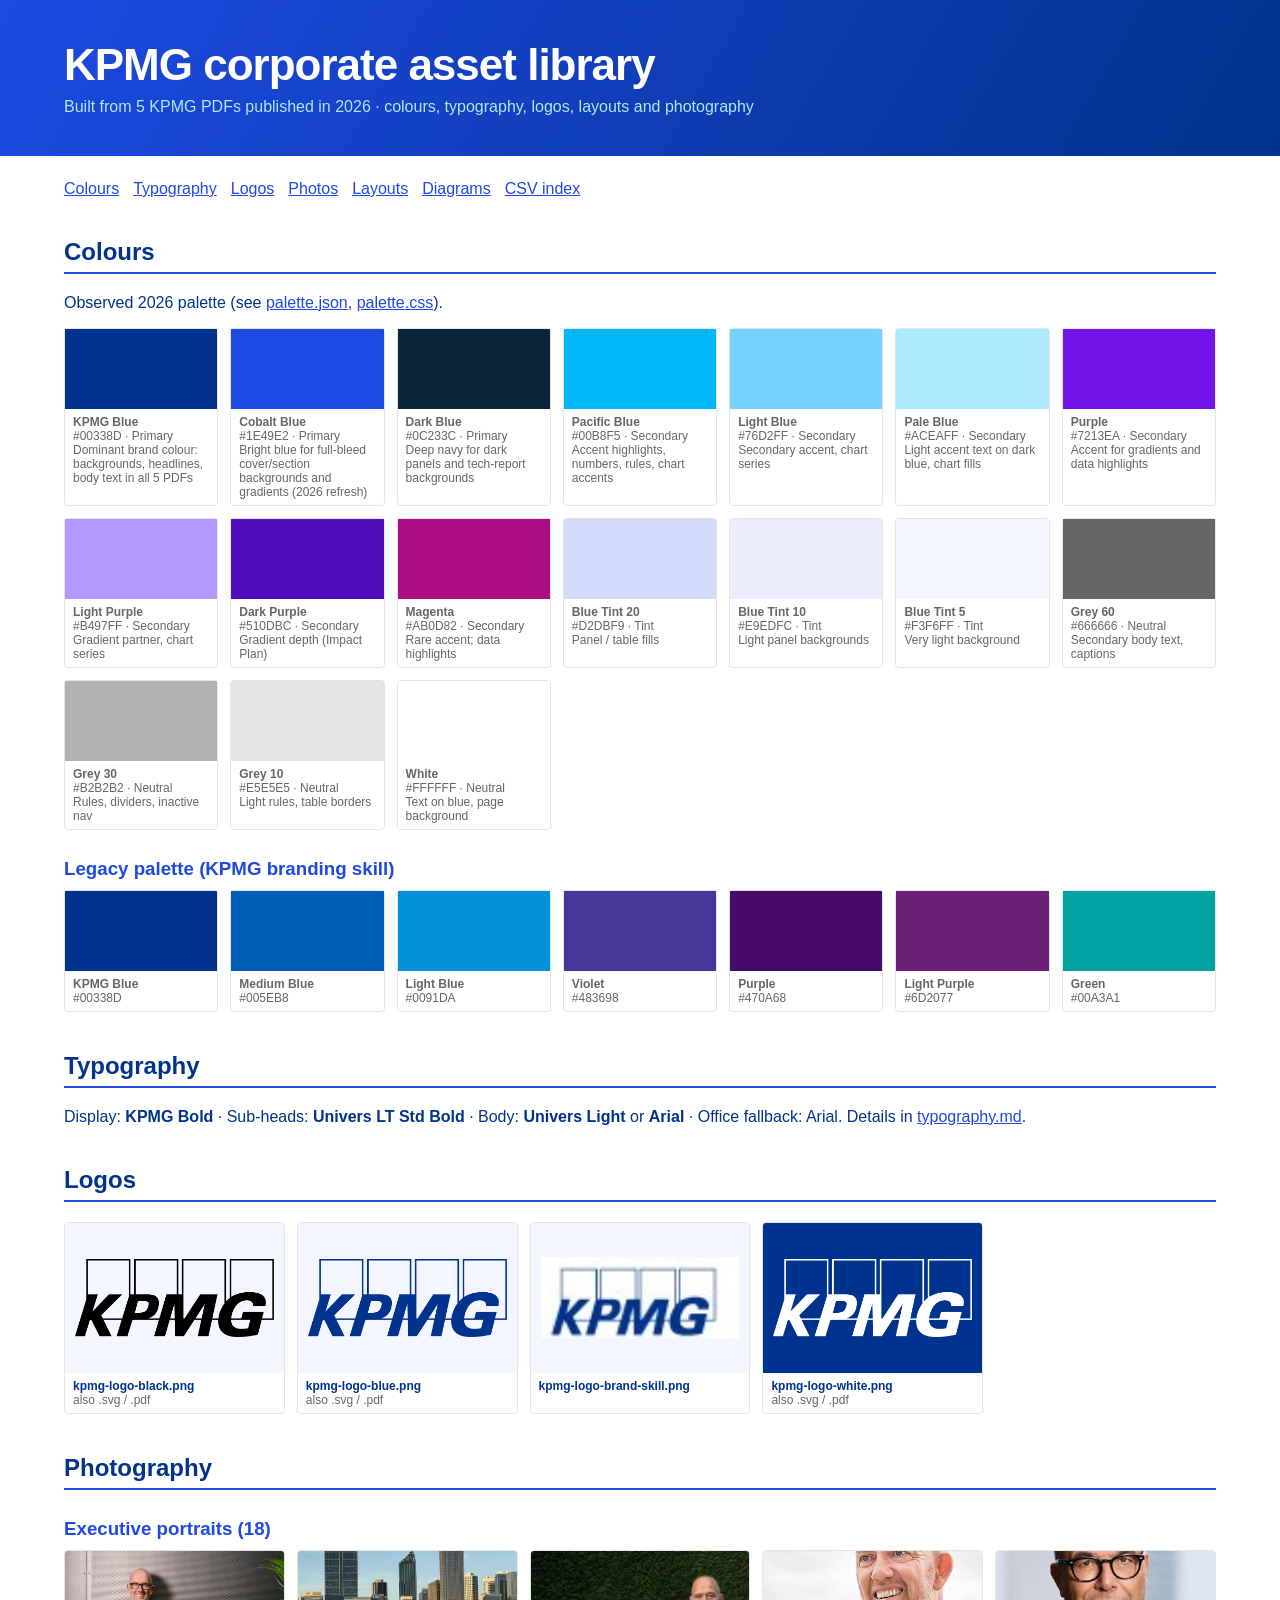
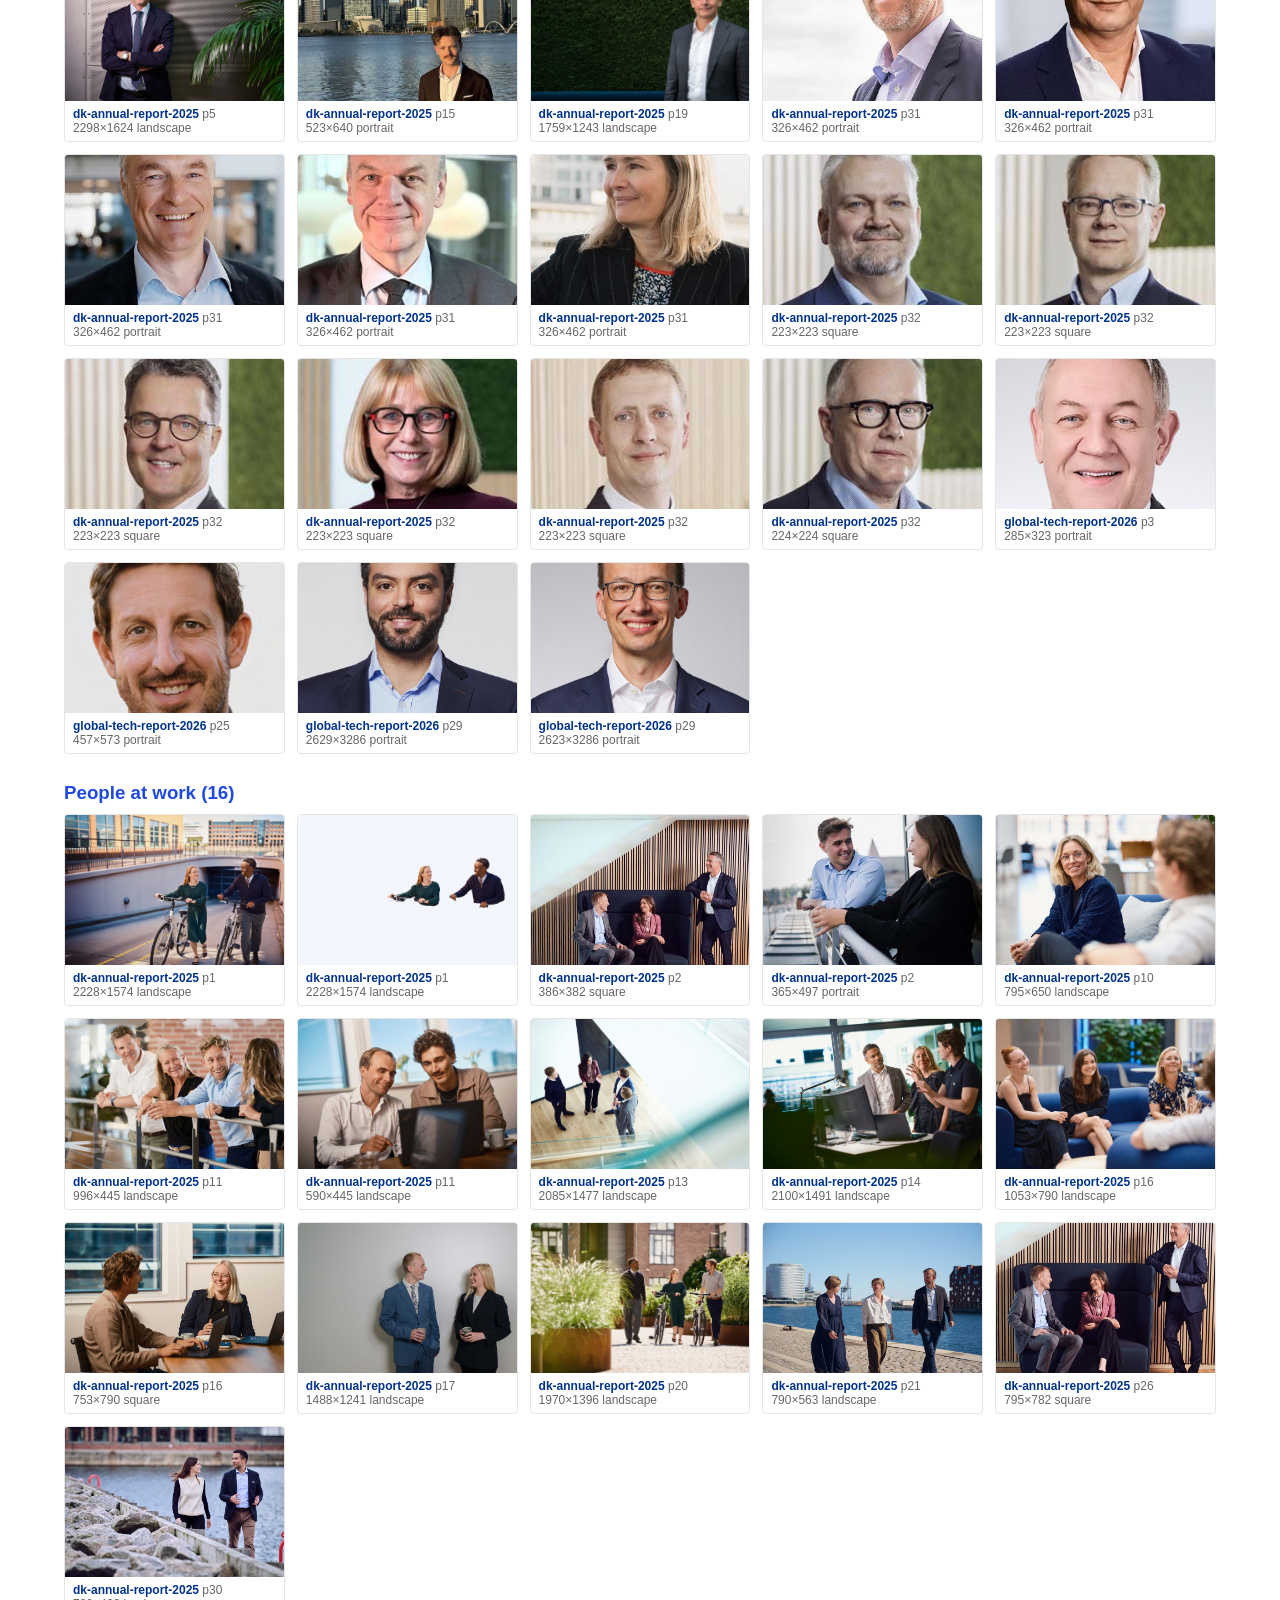
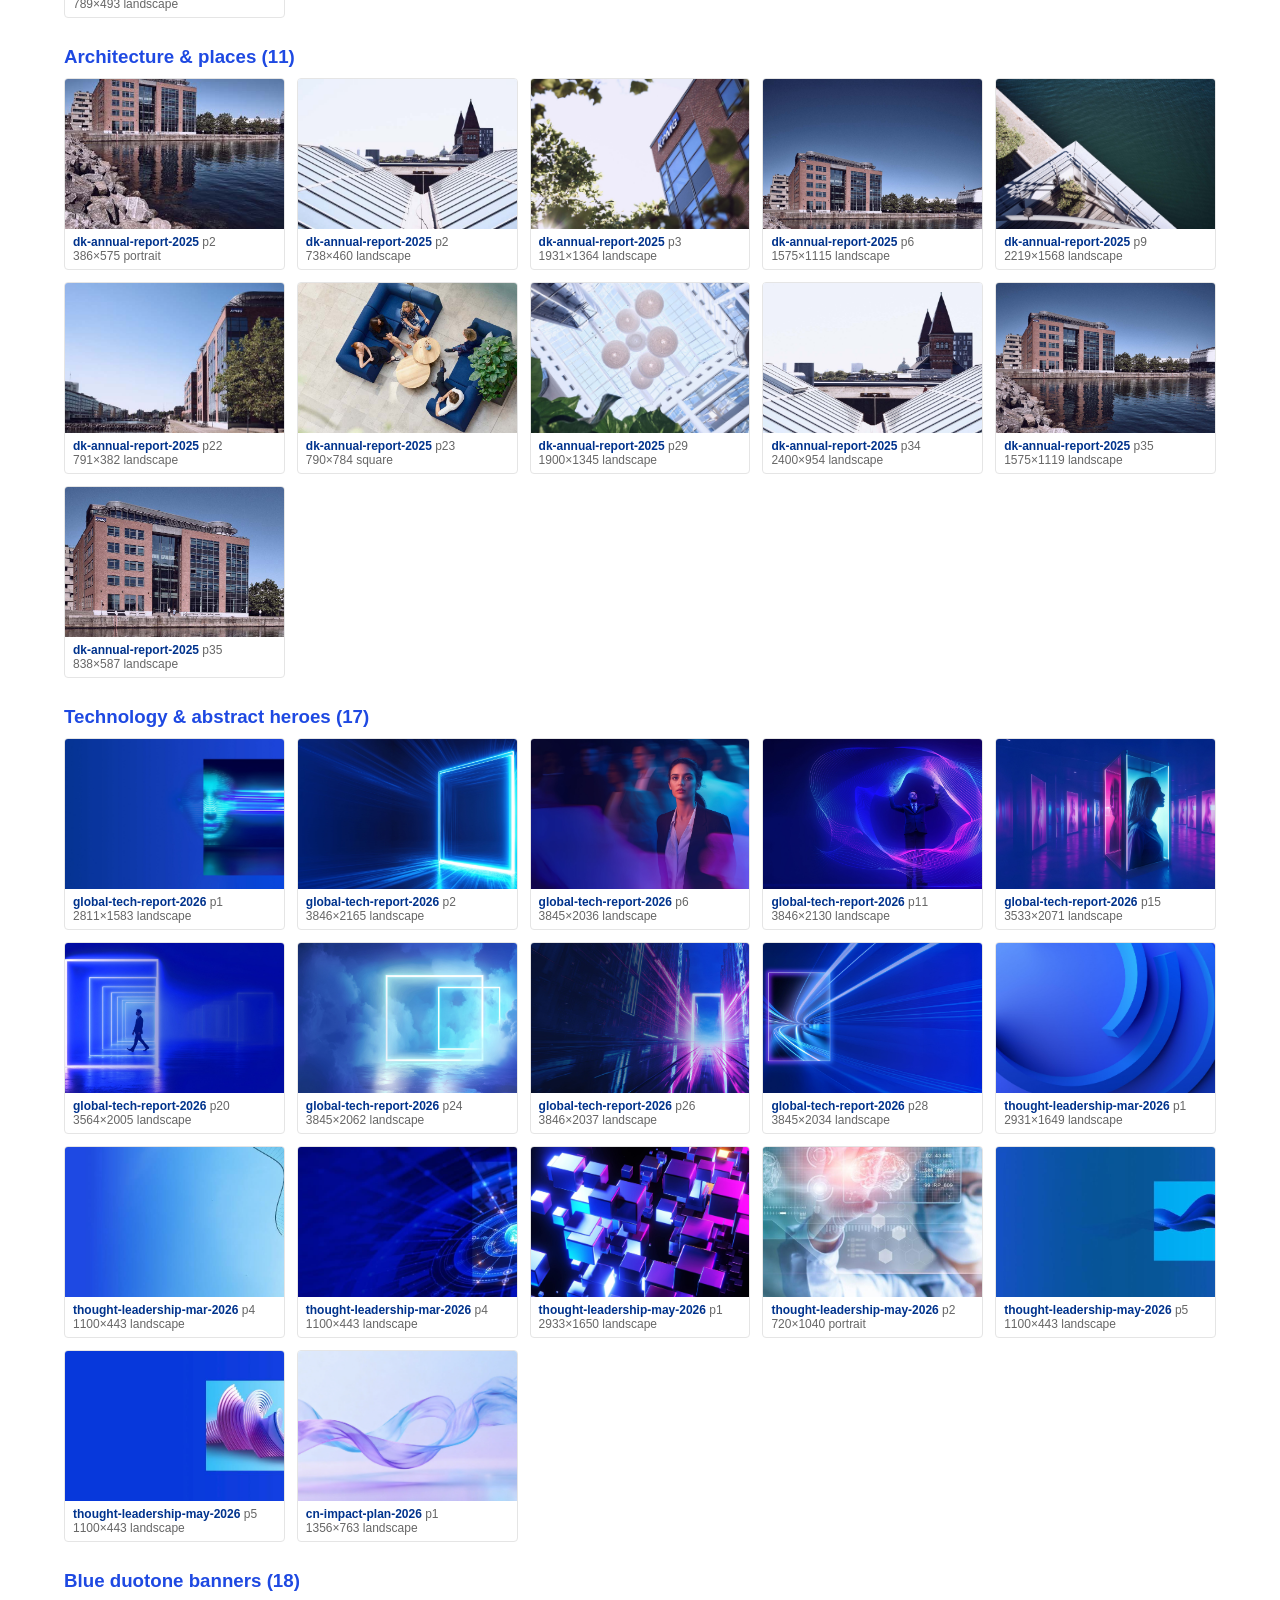
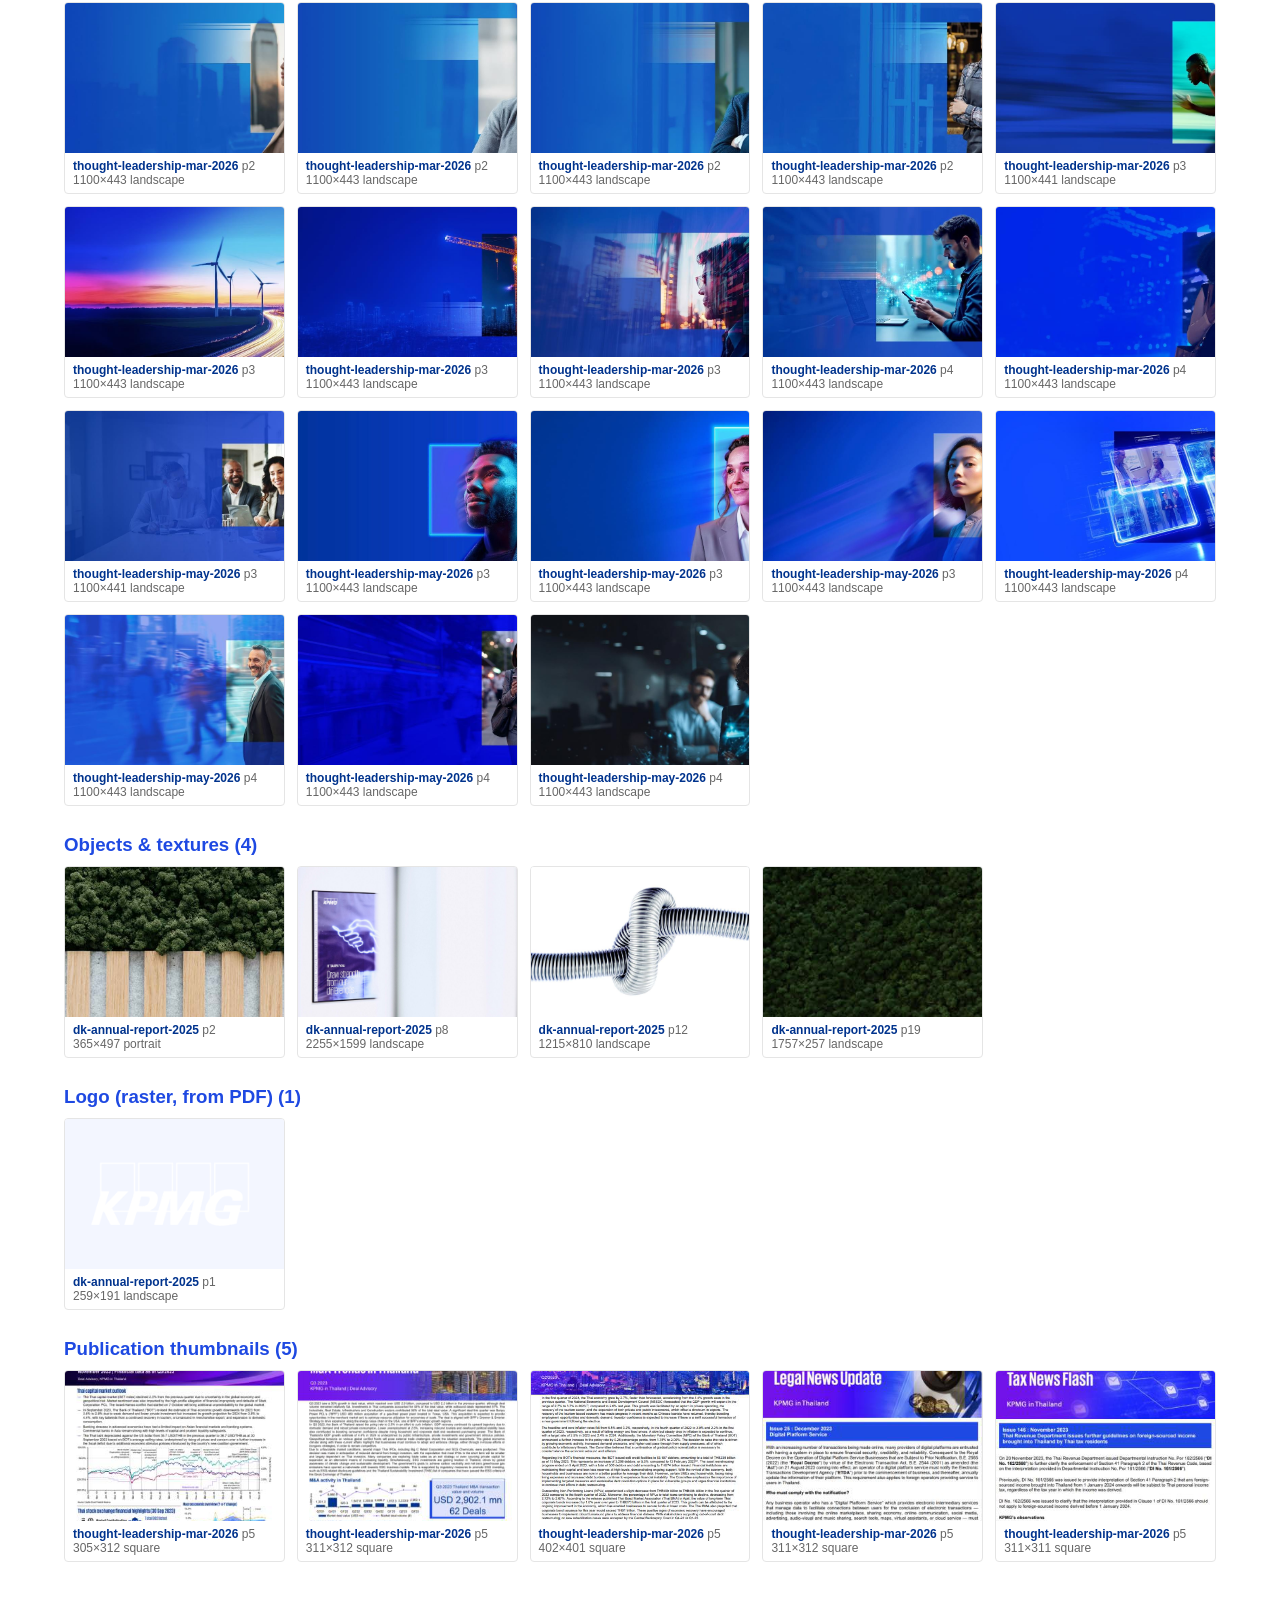
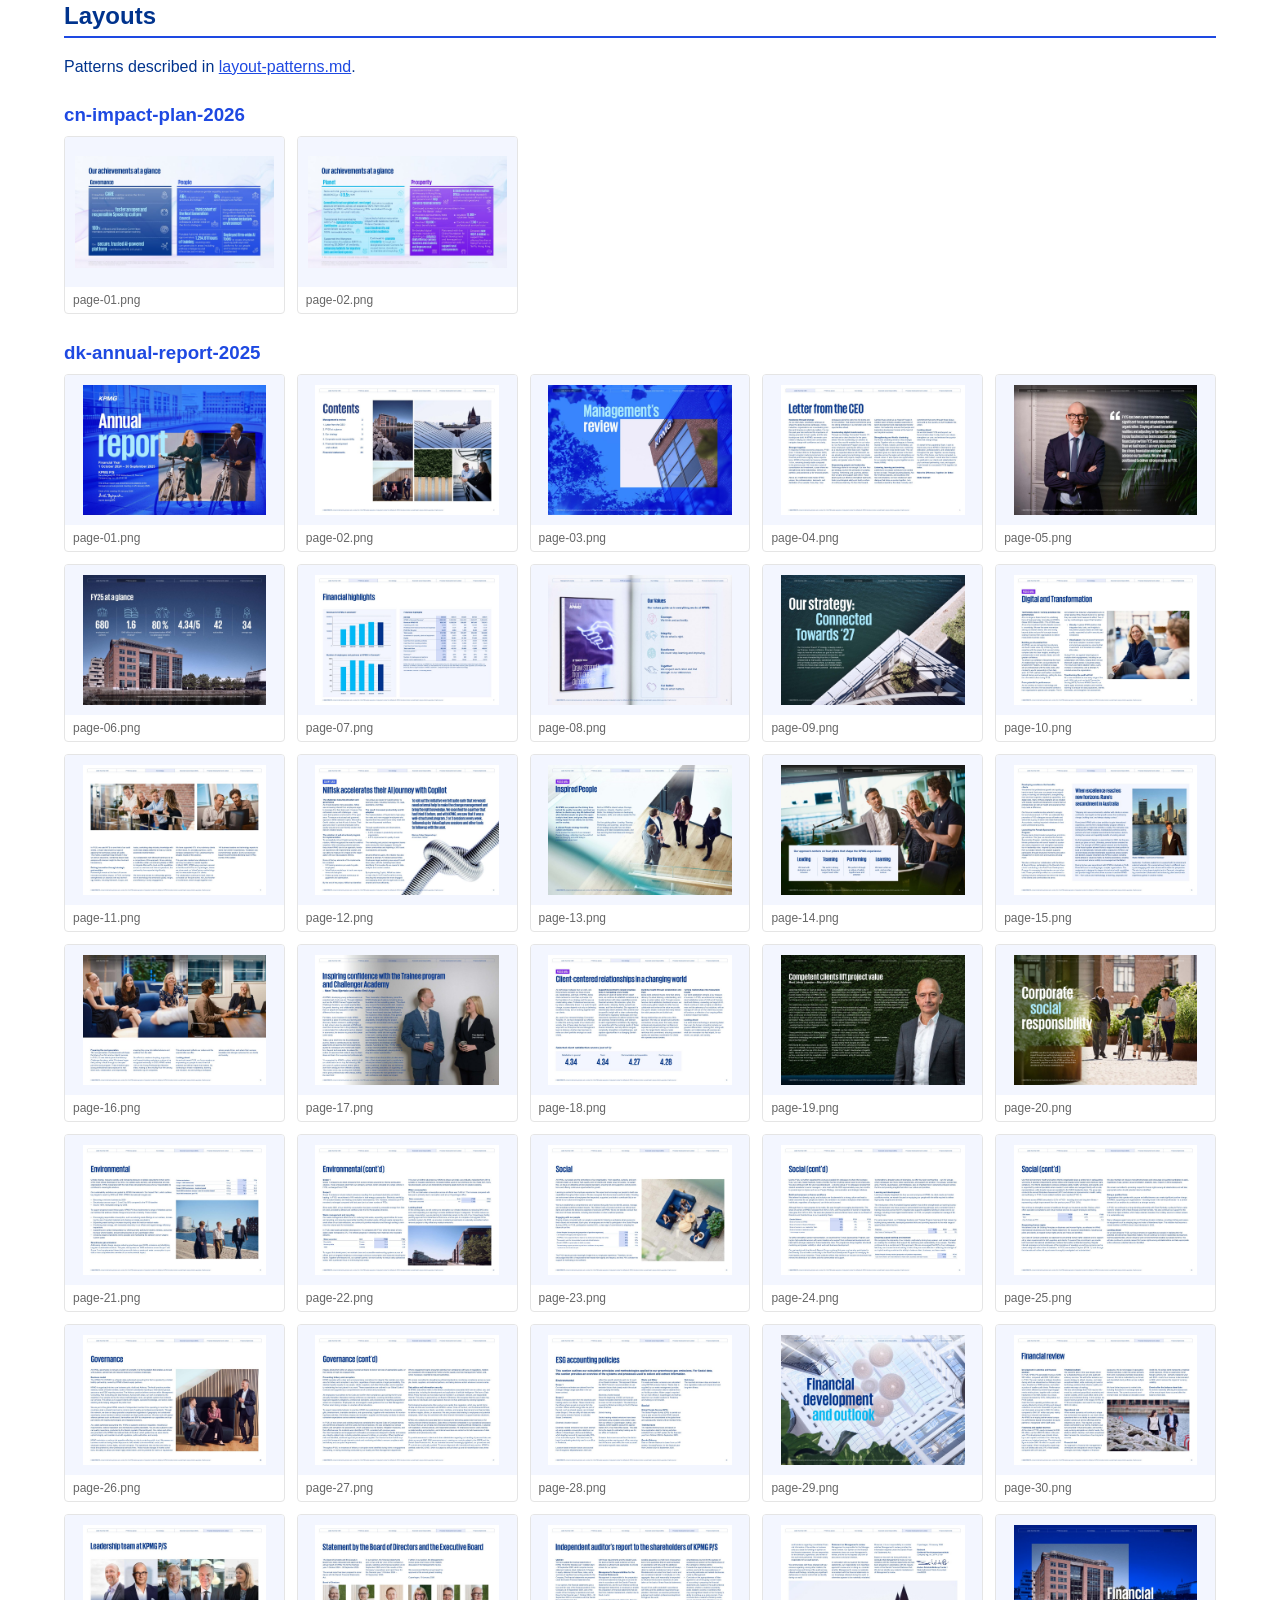
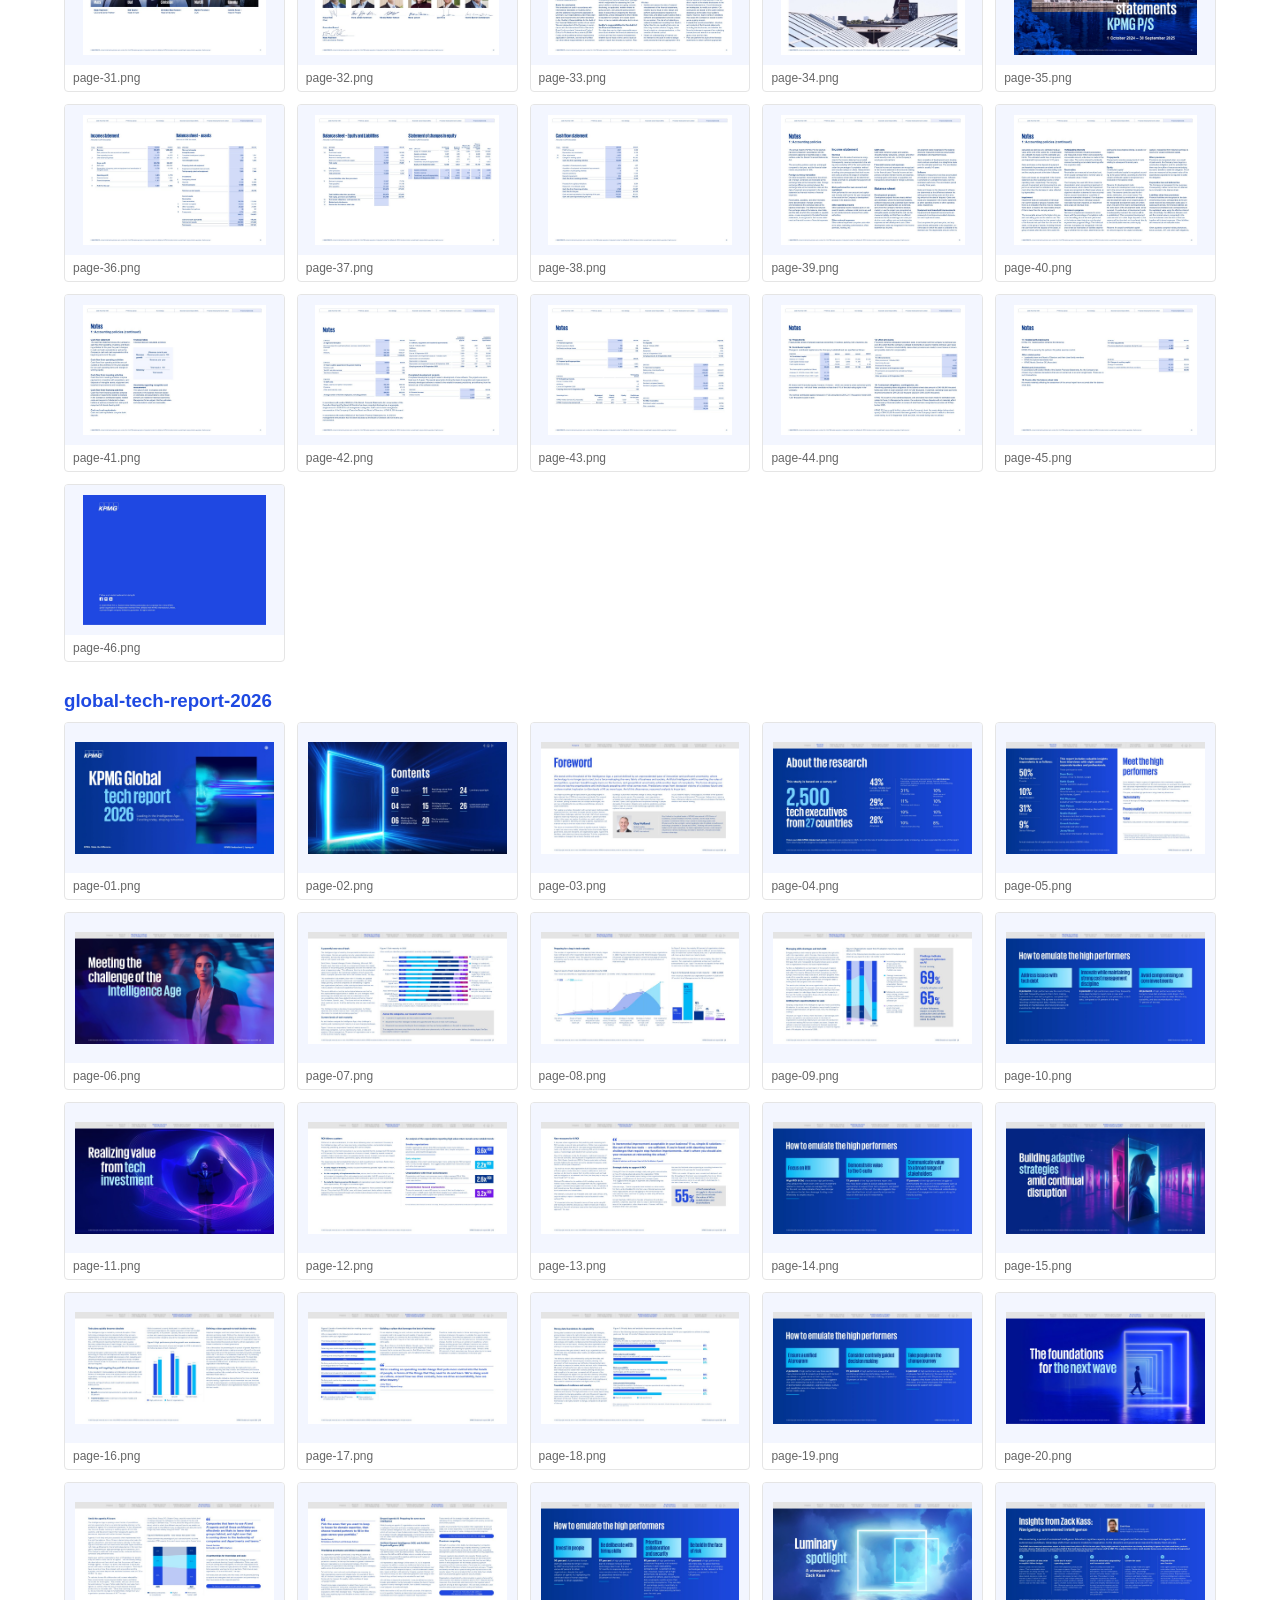
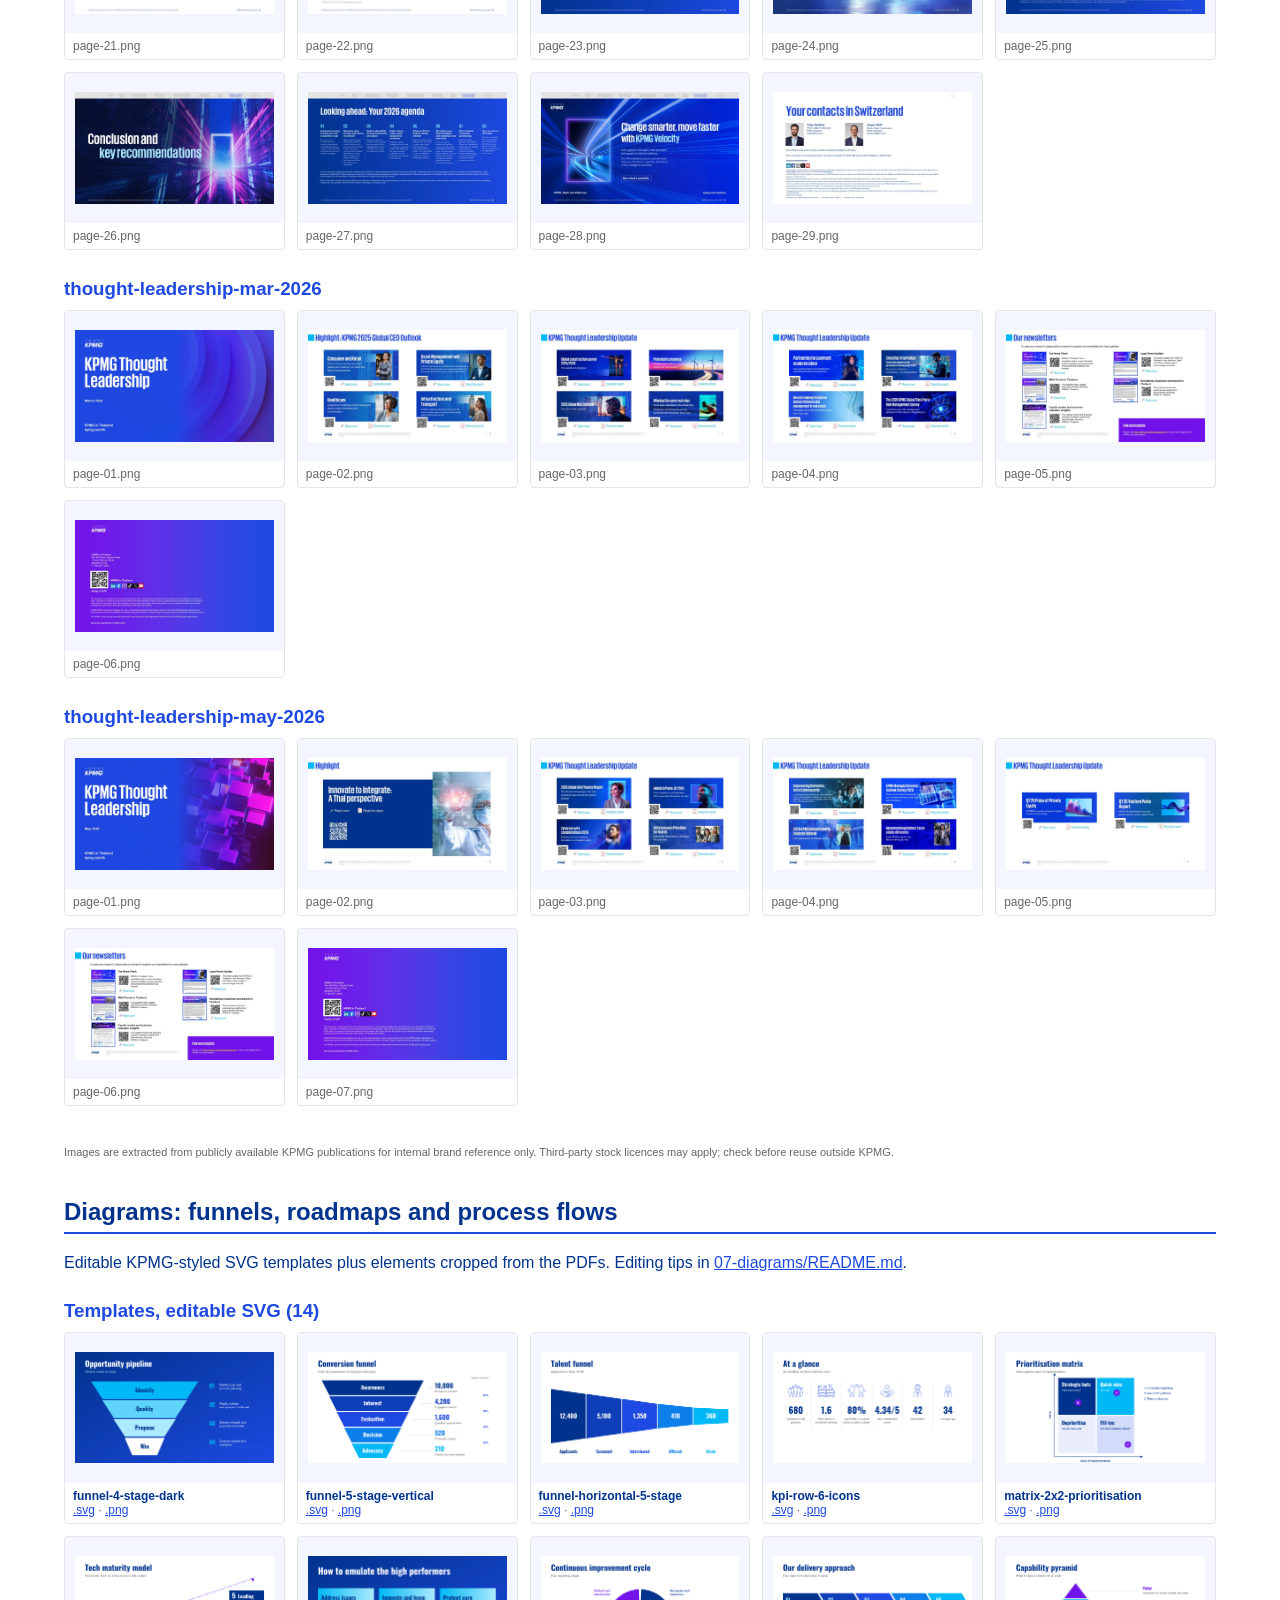
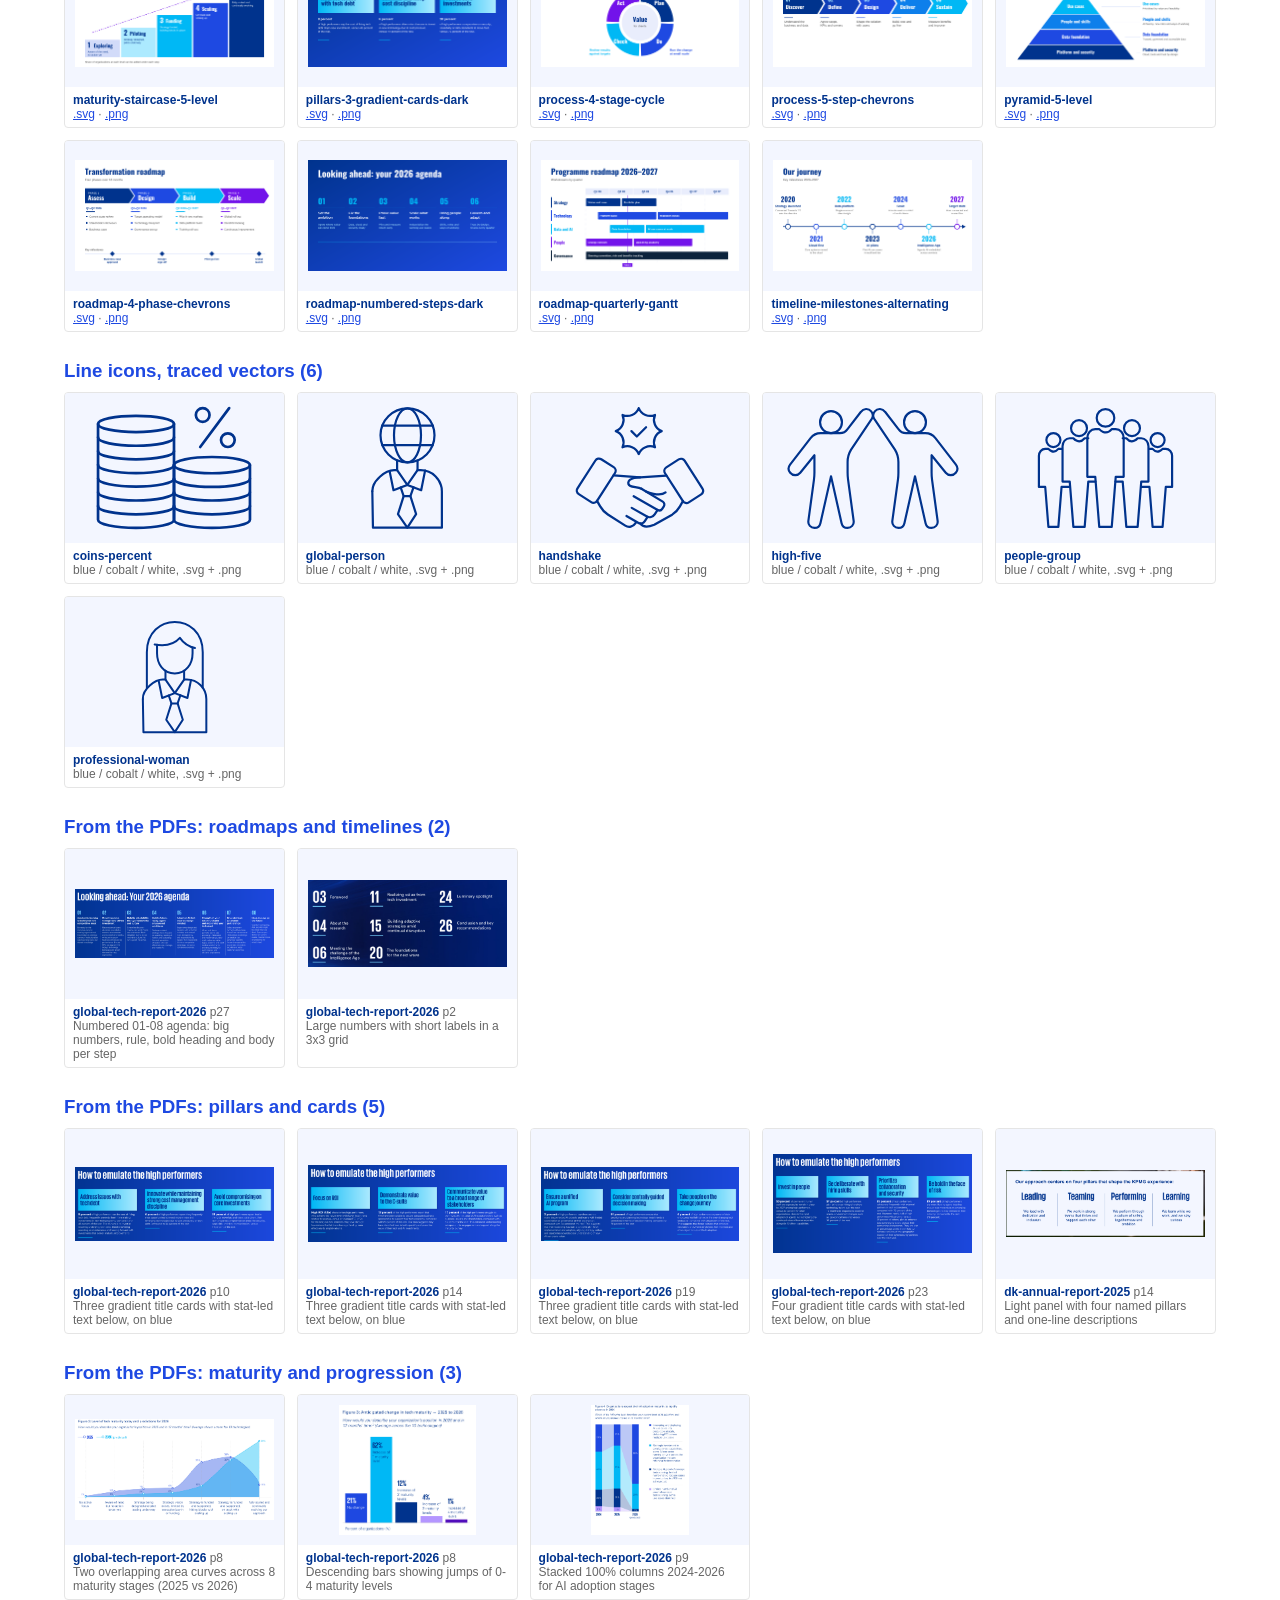
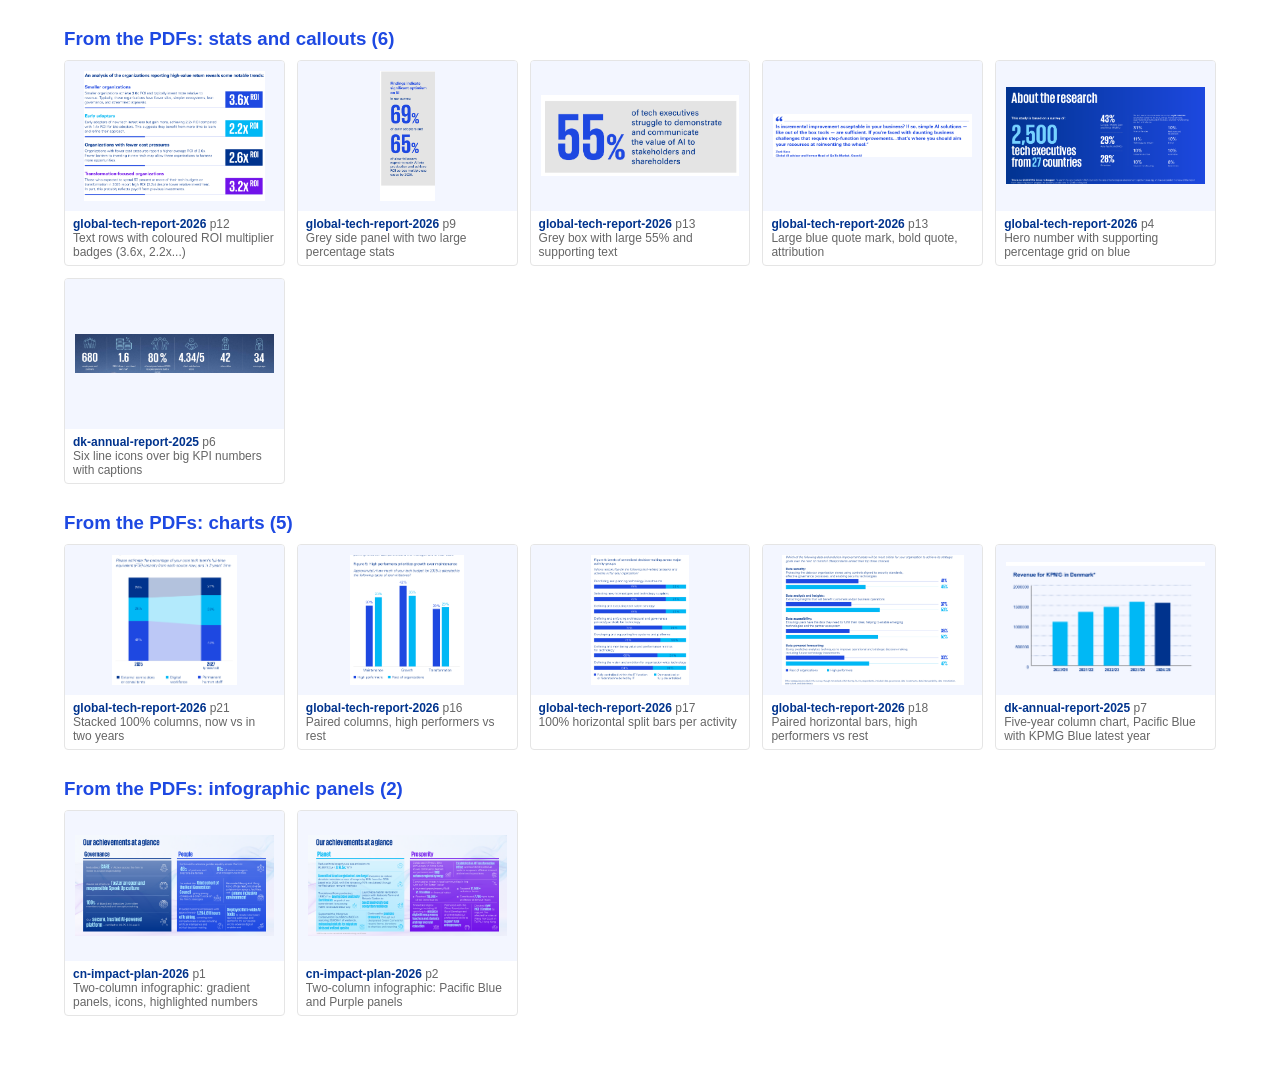
<file: brand/extract/index.html>
<!doctype html><html><head><meta charset="utf-8"><meta name="viewport" content="width=device-width,initial-scale=1"><title>KPMG Asset Library 2026</title><style>
:root{--blue:#00338D;--cobalt:#1E49E2;--pac:#00B8F5;--g:#666}*{box-sizing:border-box}body{margin:0;font-family:Arial,Helvetica,sans-serif;color:var(--blue);background:#fff}
header{background:linear-gradient(120deg,var(--cobalt),var(--blue));color:#fff;padding:40px 5vw}header h1{margin:0;font-size:44px;letter-spacing:-1px}header p{margin:8px 0 0;color:#ACEAFF}
main{padding:24px 5vw 60px}h2{border-bottom:2px solid var(--cobalt);padding-bottom:6px;margin-top:40px}h3{color:var(--cobalt);margin:28px 0 10px}
.grid{display:grid;grid-template-columns:repeat(auto-fill,minmax(200px,1fr));gap:12px}.card{border:1px solid #E5E5E5;border-radius:4px;overflow:hidden;font-size:12px;color:var(--g)}
.card img{width:100%;height:150px;object-fit:cover;display:block;background:#f3f6ff}.card.logo img{object-fit:contain;padding:10px}.card div{padding:6px 8px}.card b{color:var(--blue)}
.sw{display:grid;grid-template-columns:repeat(auto-fill,minmax(150px,1fr));gap:12px}.sw div{border:1px solid #E5E5E5;border-radius:4px;font-size:12px;color:var(--g)}.sw span{display:block;height:80px}.sw p{margin:6px 8px}
a{color:var(--cobalt)}nav a{margin-right:14px}.dark{background:var(--blue)}</style></head><body>
<header><h1>KPMG corporate asset library</h1><p>Built from 5 KPMG PDFs published in 2026 · colours, typography, logos, layouts and photography</p></header><main>
<nav><a href="#colors">Colours</a><a href="#type">Typography</a><a href="#logos">Logos</a><a href="#photos">Photos</a><a href="#layouts">Layouts</a><a href="#diagrams">Diagrams</a><a href="asset-index.csv">CSV index</a></nav>
<h2 id="colors">Colours</h2><p>Observed 2026 palette (see <a href="01-colors/palette.json">palette.json</a>, <a href="01-colors/palette.css">palette.css</a>).</p><div class="sw">
<div><span style="background:#00338D"></span><p><b>KPMG Blue</b><br>#00338D · Primary<br>Dominant brand colour: backgrounds, headlines, body text in all 5 PDFs</p></div>
<div><span style="background:#1E49E2"></span><p><b>Cobalt Blue</b><br>#1E49E2 · Primary<br>Bright blue for full-bleed cover/section backgrounds and gradients (2026 refresh)</p></div>
<div><span style="background:#0C233C"></span><p><b>Dark Blue</b><br>#0C233C · Primary<br>Deep navy for dark panels and tech-report backgrounds</p></div>
<div><span style="background:#00B8F5"></span><p><b>Pacific Blue</b><br>#00B8F5 · Secondary<br>Accent highlights, numbers, rules, chart accents</p></div>
<div><span style="background:#76D2FF"></span><p><b>Light Blue</b><br>#76D2FF · Secondary<br>Secondary accent, chart series</p></div>
<div><span style="background:#ACEAFF"></span><p><b>Pale Blue</b><br>#ACEAFF · Secondary<br>Light accent text on dark blue, chart fills</p></div>
<div><span style="background:#7213EA"></span><p><b>Purple</b><br>#7213EA · Secondary<br>Accent for gradients and data highlights</p></div>
<div><span style="background:#B497FF"></span><p><b>Light Purple</b><br>#B497FF · Secondary<br>Gradient partner, chart series</p></div>
<div><span style="background:#510DBC"></span><p><b>Dark Purple</b><br>#510DBC · Secondary<br>Gradient depth (Impact Plan)</p></div>
<div><span style="background:#AB0D82"></span><p><b>Magenta</b><br>#AB0D82 · Secondary<br>Rare accent; data highlights</p></div>
<div><span style="background:#D2DBF9"></span><p><b>Blue Tint 20</b><br>#D2DBF9 · Tint<br>Panel / table fills</p></div>
<div><span style="background:#E9EDFC"></span><p><b>Blue Tint 10</b><br>#E9EDFC · Tint<br>Light panel backgrounds</p></div>
<div><span style="background:#F3F6FF"></span><p><b>Blue Tint 5</b><br>#F3F6FF · Tint<br>Very light background</p></div>
<div><span style="background:#666666"></span><p><b>Grey 60</b><br>#666666 · Neutral<br>Secondary body text, captions</p></div>
<div><span style="background:#B2B2B2"></span><p><b>Grey 30</b><br>#B2B2B2 · Neutral<br>Rules, dividers, inactive nav</p></div>
<div><span style="background:#E5E5E5"></span><p><b>Grey 10</b><br>#E5E5E5 · Neutral<br>Light rules, table borders</p></div>
<div><span style="background:#FFFFFF"></span><p><b>White</b><br>#FFFFFF · Neutral<br>Text on blue, page background</p></div>
</div><h3>Legacy palette (KPMG branding skill)</h3><div class="sw">
<div><span style="background:#00338D"></span><p><b>KPMG Blue</b><br>#00338D</p></div>
<div><span style="background:#005EB8"></span><p><b>Medium Blue</b><br>#005EB8</p></div>
<div><span style="background:#0091DA"></span><p><b>Light Blue</b><br>#0091DA</p></div>
<div><span style="background:#483698"></span><p><b>Violet</b><br>#483698</p></div>
<div><span style="background:#470A68"></span><p><b>Purple</b><br>#470A68</p></div>
<div><span style="background:#6D2077"></span><p><b>Light Purple</b><br>#6D2077</p></div>
<div><span style="background:#00A3A1"></span><p><b>Green</b><br>#00A3A1</p></div>
</div><h2 id="type">Typography</h2><p>Display: <b>KPMG Bold</b> · Sub-heads: <b>Univers LT Std Bold</b> · Body: <b>Univers Light</b> or <b>Arial</b> · Office fallback: Arial. Details in <a href="02-typography/typography.md">typography.md</a>.</p>
<h2 id="logos">Logos</h2><div class="grid">
<div class="card logo"><img class="" style="" src="03-logos/kpmg-logo-black.png" loading="lazy"><div><b>kpmg-logo-black.png</b><br>also .svg / .pdf</div></div>
<div class="card logo"><img class="" style="" src="03-logos/kpmg-logo-blue.png" loading="lazy"><div><b>kpmg-logo-blue.png</b><br>also .svg / .pdf</div></div>
<div class="card logo"><img src="03-logos/kpmg-logo-brand-skill.png"><div><b>kpmg-logo-brand-skill.png</b></div></div>
<div class="card logo"><img class=" dark" style="background:#00338D" src="03-logos/kpmg-logo-white.png" loading="lazy"><div><b>kpmg-logo-white.png</b><br>also .svg / .pdf</div></div>
</div><h2 id="photos">Photography</h2>
<h3>Executive portraits (18)</h3><div class="grid">
<div class="card"><a href="04-photos/01-executive-portraits/dk-annual-report-2025_p05_01.jpg"><img src="04-photos/01-executive-portraits/dk-annual-report-2025_p05_01.jpg" loading="lazy"></a><div><b>dk-annual-report-2025</b> p5<br>2298×1624 landscape</div></div>
<div class="card"><a href="04-photos/01-executive-portraits/dk-annual-report-2025_p15_02.jpg"><img src="04-photos/01-executive-portraits/dk-annual-report-2025_p15_02.jpg" loading="lazy"></a><div><b>dk-annual-report-2025</b> p15<br>523×640 portrait</div></div>
<div class="card"><a href="04-photos/01-executive-portraits/dk-annual-report-2025_p19_03.jpg"><img src="04-photos/01-executive-portraits/dk-annual-report-2025_p19_03.jpg" loading="lazy"></a><div><b>dk-annual-report-2025</b> p19<br>1759×1243 landscape</div></div>
<div class="card"><a href="04-photos/01-executive-portraits/dk-annual-report-2025_p31_04.jpg"><img src="04-photos/01-executive-portraits/dk-annual-report-2025_p31_04.jpg" loading="lazy"></a><div><b>dk-annual-report-2025</b> p31<br>326×462 portrait</div></div>
<div class="card"><a href="04-photos/01-executive-portraits/dk-annual-report-2025_p31_05.jpg"><img src="04-photos/01-executive-portraits/dk-annual-report-2025_p31_05.jpg" loading="lazy"></a><div><b>dk-annual-report-2025</b> p31<br>326×462 portrait</div></div>
<div class="card"><a href="04-photos/01-executive-portraits/dk-annual-report-2025_p31_06.jpg"><img src="04-photos/01-executive-portraits/dk-annual-report-2025_p31_06.jpg" loading="lazy"></a><div><b>dk-annual-report-2025</b> p31<br>326×462 portrait</div></div>
<div class="card"><a href="04-photos/01-executive-portraits/dk-annual-report-2025_p31_07.jpg"><img src="04-photos/01-executive-portraits/dk-annual-report-2025_p31_07.jpg" loading="lazy"></a><div><b>dk-annual-report-2025</b> p31<br>326×462 portrait</div></div>
<div class="card"><a href="04-photos/01-executive-portraits/dk-annual-report-2025_p31_08.jpg"><img src="04-photos/01-executive-portraits/dk-annual-report-2025_p31_08.jpg" loading="lazy"></a><div><b>dk-annual-report-2025</b> p31<br>326×462 portrait</div></div>
<div class="card"><a href="04-photos/01-executive-portraits/dk-annual-report-2025_p32_09.jpg"><img src="04-photos/01-executive-portraits/dk-annual-report-2025_p32_09.jpg" loading="lazy"></a><div><b>dk-annual-report-2025</b> p32<br>223×223 square</div></div>
<div class="card"><a href="04-photos/01-executive-portraits/dk-annual-report-2025_p32_10.jpg"><img src="04-photos/01-executive-portraits/dk-annual-report-2025_p32_10.jpg" loading="lazy"></a><div><b>dk-annual-report-2025</b> p32<br>223×223 square</div></div>
<div class="card"><a href="04-photos/01-executive-portraits/dk-annual-report-2025_p32_11.jpg"><img src="04-photos/01-executive-portraits/dk-annual-report-2025_p32_11.jpg" loading="lazy"></a><div><b>dk-annual-report-2025</b> p32<br>223×223 square</div></div>
<div class="card"><a href="04-photos/01-executive-portraits/dk-annual-report-2025_p32_12.jpg"><img src="04-photos/01-executive-portraits/dk-annual-report-2025_p32_12.jpg" loading="lazy"></a><div><b>dk-annual-report-2025</b> p32<br>223×223 square</div></div>
<div class="card"><a href="04-photos/01-executive-portraits/dk-annual-report-2025_p32_13.jpg"><img src="04-photos/01-executive-portraits/dk-annual-report-2025_p32_13.jpg" loading="lazy"></a><div><b>dk-annual-report-2025</b> p32<br>223×223 square</div></div>
<div class="card"><a href="04-photos/01-executive-portraits/dk-annual-report-2025_p32_14.jpg"><img src="04-photos/01-executive-portraits/dk-annual-report-2025_p32_14.jpg" loading="lazy"></a><div><b>dk-annual-report-2025</b> p32<br>224×224 square</div></div>
<div class="card"><a href="04-photos/01-executive-portraits/global-tech-report-2026_p03_15.jpg"><img src="04-photos/01-executive-portraits/global-tech-report-2026_p03_15.jpg" loading="lazy"></a><div><b>global-tech-report-2026</b> p3<br>285×323 portrait</div></div>
<div class="card"><a href="04-photos/01-executive-portraits/global-tech-report-2026_p25_16.jpg"><img src="04-photos/01-executive-portraits/global-tech-report-2026_p25_16.jpg" loading="lazy"></a><div><b>global-tech-report-2026</b> p25<br>457×573 portrait</div></div>
<div class="card"><a href="04-photos/01-executive-portraits/global-tech-report-2026_p29_17.jpg"><img src="04-photos/01-executive-portraits/global-tech-report-2026_p29_17.jpg" loading="lazy"></a><div><b>global-tech-report-2026</b> p29<br>2629×3286 portrait</div></div>
<div class="card"><a href="04-photos/01-executive-portraits/global-tech-report-2026_p29_18.jpg"><img src="04-photos/01-executive-portraits/global-tech-report-2026_p29_18.jpg" loading="lazy"></a><div><b>global-tech-report-2026</b> p29<br>2623×3286 portrait</div></div>
</div>
<h3>People at work (16)</h3><div class="grid">
<div class="card"><a href="04-photos/02-people-at-work/dk-annual-report-2025_p01_01.jpg"><img src="04-photos/02-people-at-work/dk-annual-report-2025_p01_01.jpg" loading="lazy"></a><div><b>dk-annual-report-2025</b> p1<br>2228×1574 landscape</div></div>
<div class="card"><a href="04-photos/02-people-at-work/dk-annual-report-2025_p01_02.png"><img src="04-photos/02-people-at-work/dk-annual-report-2025_p01_02.png" loading="lazy"></a><div><b>dk-annual-report-2025</b> p1<br>2228×1574 landscape</div></div>
<div class="card"><a href="04-photos/02-people-at-work/dk-annual-report-2025_p02_03.jpg"><img src="04-photos/02-people-at-work/dk-annual-report-2025_p02_03.jpg" loading="lazy"></a><div><b>dk-annual-report-2025</b> p2<br>386×382 square</div></div>
<div class="card"><a href="04-photos/02-people-at-work/dk-annual-report-2025_p02_04.jpg"><img src="04-photos/02-people-at-work/dk-annual-report-2025_p02_04.jpg" loading="lazy"></a><div><b>dk-annual-report-2025</b> p2<br>365×497 portrait</div></div>
<div class="card"><a href="04-photos/02-people-at-work/dk-annual-report-2025_p10_05.jpg"><img src="04-photos/02-people-at-work/dk-annual-report-2025_p10_05.jpg" loading="lazy"></a><div><b>dk-annual-report-2025</b> p10<br>795×650 landscape</div></div>
<div class="card"><a href="04-photos/02-people-at-work/dk-annual-report-2025_p11_06.jpg"><img src="04-photos/02-people-at-work/dk-annual-report-2025_p11_06.jpg" loading="lazy"></a><div><b>dk-annual-report-2025</b> p11<br>996×445 landscape</div></div>
<div class="card"><a href="04-photos/02-people-at-work/dk-annual-report-2025_p11_07.jpg"><img src="04-photos/02-people-at-work/dk-annual-report-2025_p11_07.jpg" loading="lazy"></a><div><b>dk-annual-report-2025</b> p11<br>590×445 landscape</div></div>
<div class="card"><a href="04-photos/02-people-at-work/dk-annual-report-2025_p13_08.jpg"><img src="04-photos/02-people-at-work/dk-annual-report-2025_p13_08.jpg" loading="lazy"></a><div><b>dk-annual-report-2025</b> p13<br>2085×1477 landscape</div></div>
<div class="card"><a href="04-photos/02-people-at-work/dk-annual-report-2025_p14_09.jpg"><img src="04-photos/02-people-at-work/dk-annual-report-2025_p14_09.jpg" loading="lazy"></a><div><b>dk-annual-report-2025</b> p14<br>2100×1491 landscape</div></div>
<div class="card"><a href="04-photos/02-people-at-work/dk-annual-report-2025_p16_10.jpg"><img src="04-photos/02-people-at-work/dk-annual-report-2025_p16_10.jpg" loading="lazy"></a><div><b>dk-annual-report-2025</b> p16<br>1053×790 landscape</div></div>
<div class="card"><a href="04-photos/02-people-at-work/dk-annual-report-2025_p16_11.jpg"><img src="04-photos/02-people-at-work/dk-annual-report-2025_p16_11.jpg" loading="lazy"></a><div><b>dk-annual-report-2025</b> p16<br>753×790 square</div></div>
<div class="card"><a href="04-photos/02-people-at-work/dk-annual-report-2025_p17_12.jpg"><img src="04-photos/02-people-at-work/dk-annual-report-2025_p17_12.jpg" loading="lazy"></a><div><b>dk-annual-report-2025</b> p17<br>1488×1241 landscape</div></div>
<div class="card"><a href="04-photos/02-people-at-work/dk-annual-report-2025_p20_13.jpg"><img src="04-photos/02-people-at-work/dk-annual-report-2025_p20_13.jpg" loading="lazy"></a><div><b>dk-annual-report-2025</b> p20<br>1970×1396 landscape</div></div>
<div class="card"><a href="04-photos/02-people-at-work/dk-annual-report-2025_p21_14.jpg"><img src="04-photos/02-people-at-work/dk-annual-report-2025_p21_14.jpg" loading="lazy"></a><div><b>dk-annual-report-2025</b> p21<br>790×563 landscape</div></div>
<div class="card"><a href="04-photos/02-people-at-work/dk-annual-report-2025_p26_15.jpg"><img src="04-photos/02-people-at-work/dk-annual-report-2025_p26_15.jpg" loading="lazy"></a><div><b>dk-annual-report-2025</b> p26<br>795×782 square</div></div>
<div class="card"><a href="04-photos/02-people-at-work/dk-annual-report-2025_p30_16.jpg"><img src="04-photos/02-people-at-work/dk-annual-report-2025_p30_16.jpg" loading="lazy"></a><div><b>dk-annual-report-2025</b> p30<br>789×493 landscape</div></div>
</div>
<h3>Architecture & places (11)</h3><div class="grid">
<div class="card"><a href="04-photos/03-architecture-and-places/dk-annual-report-2025_p02_01.jpg"><img src="04-photos/03-architecture-and-places/dk-annual-report-2025_p02_01.jpg" loading="lazy"></a><div><b>dk-annual-report-2025</b> p2<br>386×575 portrait</div></div>
<div class="card"><a href="04-photos/03-architecture-and-places/dk-annual-report-2025_p02_02.jpg"><img src="04-photos/03-architecture-and-places/dk-annual-report-2025_p02_02.jpg" loading="lazy"></a><div><b>dk-annual-report-2025</b> p2<br>738×460 landscape</div></div>
<div class="card"><a href="04-photos/03-architecture-and-places/dk-annual-report-2025_p03_03.jpg"><img src="04-photos/03-architecture-and-places/dk-annual-report-2025_p03_03.jpg" loading="lazy"></a><div><b>dk-annual-report-2025</b> p3<br>1931×1364 landscape</div></div>
<div class="card"><a href="04-photos/03-architecture-and-places/dk-annual-report-2025_p06_04.jpg"><img src="04-photos/03-architecture-and-places/dk-annual-report-2025_p06_04.jpg" loading="lazy"></a><div><b>dk-annual-report-2025</b> p6<br>1575×1115 landscape</div></div>
<div class="card"><a href="04-photos/03-architecture-and-places/dk-annual-report-2025_p09_05.jpg"><img src="04-photos/03-architecture-and-places/dk-annual-report-2025_p09_05.jpg" loading="lazy"></a><div><b>dk-annual-report-2025</b> p9<br>2219×1568 landscape</div></div>
<div class="card"><a href="04-photos/03-architecture-and-places/dk-annual-report-2025_p22_06.jpg"><img src="04-photos/03-architecture-and-places/dk-annual-report-2025_p22_06.jpg" loading="lazy"></a><div><b>dk-annual-report-2025</b> p22<br>791×382 landscape</div></div>
<div class="card"><a href="04-photos/03-architecture-and-places/dk-annual-report-2025_p23_07.jpg"><img src="04-photos/03-architecture-and-places/dk-annual-report-2025_p23_07.jpg" loading="lazy"></a><div><b>dk-annual-report-2025</b> p23<br>790×784 square</div></div>
<div class="card"><a href="04-photos/03-architecture-and-places/dk-annual-report-2025_p29_08.jpg"><img src="04-photos/03-architecture-and-places/dk-annual-report-2025_p29_08.jpg" loading="lazy"></a><div><b>dk-annual-report-2025</b> p29<br>1900×1345 landscape</div></div>
<div class="card"><a href="04-photos/03-architecture-and-places/dk-annual-report-2025_p34_09.jpg"><img src="04-photos/03-architecture-and-places/dk-annual-report-2025_p34_09.jpg" loading="lazy"></a><div><b>dk-annual-report-2025</b> p34<br>2400×954 landscape</div></div>
<div class="card"><a href="04-photos/03-architecture-and-places/dk-annual-report-2025_p35_10.jpg"><img src="04-photos/03-architecture-and-places/dk-annual-report-2025_p35_10.jpg" loading="lazy"></a><div><b>dk-annual-report-2025</b> p35<br>1575×1119 landscape</div></div>
<div class="card"><a href="04-photos/03-architecture-and-places/dk-annual-report-2025_p35_11.jpg"><img src="04-photos/03-architecture-and-places/dk-annual-report-2025_p35_11.jpg" loading="lazy"></a><div><b>dk-annual-report-2025</b> p35<br>838×587 landscape</div></div>
</div>
<h3>Technology & abstract heroes (17)</h3><div class="grid">
<div class="card"><a href="04-photos/04-technology-and-abstract/global-tech-report-2026_p01_01.jpg"><img src="04-photos/04-technology-and-abstract/global-tech-report-2026_p01_01.jpg" loading="lazy"></a><div><b>global-tech-report-2026</b> p1<br>2811×1583 landscape</div></div>
<div class="card"><a href="04-photos/04-technology-and-abstract/global-tech-report-2026_p02_02.jpg"><img src="04-photos/04-technology-and-abstract/global-tech-report-2026_p02_02.jpg" loading="lazy"></a><div><b>global-tech-report-2026</b> p2<br>3846×2165 landscape</div></div>
<div class="card"><a href="04-photos/04-technology-and-abstract/global-tech-report-2026_p06_03.jpg"><img src="04-photos/04-technology-and-abstract/global-tech-report-2026_p06_03.jpg" loading="lazy"></a><div><b>global-tech-report-2026</b> p6<br>3845×2036 landscape</div></div>
<div class="card"><a href="04-photos/04-technology-and-abstract/global-tech-report-2026_p11_04.jpg"><img src="04-photos/04-technology-and-abstract/global-tech-report-2026_p11_04.jpg" loading="lazy"></a><div><b>global-tech-report-2026</b> p11<br>3846×2130 landscape</div></div>
<div class="card"><a href="04-photos/04-technology-and-abstract/global-tech-report-2026_p15_05.jpg"><img src="04-photos/04-technology-and-abstract/global-tech-report-2026_p15_05.jpg" loading="lazy"></a><div><b>global-tech-report-2026</b> p15<br>3533×2071 landscape</div></div>
<div class="card"><a href="04-photos/04-technology-and-abstract/global-tech-report-2026_p20_06.jpg"><img src="04-photos/04-technology-and-abstract/global-tech-report-2026_p20_06.jpg" loading="lazy"></a><div><b>global-tech-report-2026</b> p20<br>3564×2005 landscape</div></div>
<div class="card"><a href="04-photos/04-technology-and-abstract/global-tech-report-2026_p24_07.jpg"><img src="04-photos/04-technology-and-abstract/global-tech-report-2026_p24_07.jpg" loading="lazy"></a><div><b>global-tech-report-2026</b> p24<br>3845×2062 landscape</div></div>
<div class="card"><a href="04-photos/04-technology-and-abstract/global-tech-report-2026_p26_08.jpg"><img src="04-photos/04-technology-and-abstract/global-tech-report-2026_p26_08.jpg" loading="lazy"></a><div><b>global-tech-report-2026</b> p26<br>3846×2037 landscape</div></div>
<div class="card"><a href="04-photos/04-technology-and-abstract/global-tech-report-2026_p28_09.jpg"><img src="04-photos/04-technology-and-abstract/global-tech-report-2026_p28_09.jpg" loading="lazy"></a><div><b>global-tech-report-2026</b> p28<br>3845×2034 landscape</div></div>
<div class="card"><a href="04-photos/04-technology-and-abstract/thought-leadership-mar-2026_p01_10.jpg"><img src="04-photos/04-technology-and-abstract/thought-leadership-mar-2026_p01_10.jpg" loading="lazy"></a><div><b>thought-leadership-mar-2026</b> p1<br>2931×1649 landscape</div></div>
<div class="card"><a href="04-photos/04-technology-and-abstract/thought-leadership-mar-2026_p04_11.jpg"><img src="04-photos/04-technology-and-abstract/thought-leadership-mar-2026_p04_11.jpg" loading="lazy"></a><div><b>thought-leadership-mar-2026</b> p4<br>1100×443 landscape</div></div>
<div class="card"><a href="04-photos/04-technology-and-abstract/thought-leadership-mar-2026_p04_12.jpg"><img src="04-photos/04-technology-and-abstract/thought-leadership-mar-2026_p04_12.jpg" loading="lazy"></a><div><b>thought-leadership-mar-2026</b> p4<br>1100×443 landscape</div></div>
<div class="card"><a href="04-photos/04-technology-and-abstract/thought-leadership-may-2026_p01_13.jpg"><img src="04-photos/04-technology-and-abstract/thought-leadership-may-2026_p01_13.jpg" loading="lazy"></a><div><b>thought-leadership-may-2026</b> p1<br>2933×1650 landscape</div></div>
<div class="card"><a href="04-photos/04-technology-and-abstract/thought-leadership-may-2026_p02_14.jpg"><img src="04-photos/04-technology-and-abstract/thought-leadership-may-2026_p02_14.jpg" loading="lazy"></a><div><b>thought-leadership-may-2026</b> p2<br>720×1040 portrait</div></div>
<div class="card"><a href="04-photos/04-technology-and-abstract/thought-leadership-may-2026_p05_15.jpg"><img src="04-photos/04-technology-and-abstract/thought-leadership-may-2026_p05_15.jpg" loading="lazy"></a><div><b>thought-leadership-may-2026</b> p5<br>1100×443 landscape</div></div>
<div class="card"><a href="04-photos/04-technology-and-abstract/thought-leadership-may-2026_p05_16.jpg"><img src="04-photos/04-technology-and-abstract/thought-leadership-may-2026_p05_16.jpg" loading="lazy"></a><div><b>thought-leadership-may-2026</b> p5<br>1100×443 landscape</div></div>
<div class="card"><a href="04-photos/04-technology-and-abstract/cn-impact-plan-2026_p01_17.png"><img src="04-photos/04-technology-and-abstract/cn-impact-plan-2026_p01_17.png" loading="lazy"></a><div><b>cn-impact-plan-2026</b> p1<br>1356×763 landscape</div></div>
</div>
<h3>Blue duotone banners (18)</h3><div class="grid">
<div class="card"><a href="04-photos/05-blue-duotone-banners/thought-leadership-mar-2026_p02_01.jpg"><img src="04-photos/05-blue-duotone-banners/thought-leadership-mar-2026_p02_01.jpg" loading="lazy"></a><div><b>thought-leadership-mar-2026</b> p2<br>1100×443 landscape</div></div>
<div class="card"><a href="04-photos/05-blue-duotone-banners/thought-leadership-mar-2026_p02_02.jpg"><img src="04-photos/05-blue-duotone-banners/thought-leadership-mar-2026_p02_02.jpg" loading="lazy"></a><div><b>thought-leadership-mar-2026</b> p2<br>1100×443 landscape</div></div>
<div class="card"><a href="04-photos/05-blue-duotone-banners/thought-leadership-mar-2026_p02_03.jpg"><img src="04-photos/05-blue-duotone-banners/thought-leadership-mar-2026_p02_03.jpg" loading="lazy"></a><div><b>thought-leadership-mar-2026</b> p2<br>1100×443 landscape</div></div>
<div class="card"><a href="04-photos/05-blue-duotone-banners/thought-leadership-mar-2026_p02_04.jpg"><img src="04-photos/05-blue-duotone-banners/thought-leadership-mar-2026_p02_04.jpg" loading="lazy"></a><div><b>thought-leadership-mar-2026</b> p2<br>1100×443 landscape</div></div>
<div class="card"><a href="04-photos/05-blue-duotone-banners/thought-leadership-mar-2026_p03_05.jpg"><img src="04-photos/05-blue-duotone-banners/thought-leadership-mar-2026_p03_05.jpg" loading="lazy"></a><div><b>thought-leadership-mar-2026</b> p3<br>1100×441 landscape</div></div>
<div class="card"><a href="04-photos/05-blue-duotone-banners/thought-leadership-mar-2026_p03_06.jpg"><img src="04-photos/05-blue-duotone-banners/thought-leadership-mar-2026_p03_06.jpg" loading="lazy"></a><div><b>thought-leadership-mar-2026</b> p3<br>1100×443 landscape</div></div>
<div class="card"><a href="04-photos/05-blue-duotone-banners/thought-leadership-mar-2026_p03_07.jpg"><img src="04-photos/05-blue-duotone-banners/thought-leadership-mar-2026_p03_07.jpg" loading="lazy"></a><div><b>thought-leadership-mar-2026</b> p3<br>1100×443 landscape</div></div>
<div class="card"><a href="04-photos/05-blue-duotone-banners/thought-leadership-mar-2026_p03_08.jpg"><img src="04-photos/05-blue-duotone-banners/thought-leadership-mar-2026_p03_08.jpg" loading="lazy"></a><div><b>thought-leadership-mar-2026</b> p3<br>1100×443 landscape</div></div>
<div class="card"><a href="04-photos/05-blue-duotone-banners/thought-leadership-mar-2026_p04_09.jpg"><img src="04-photos/05-blue-duotone-banners/thought-leadership-mar-2026_p04_09.jpg" loading="lazy"></a><div><b>thought-leadership-mar-2026</b> p4<br>1100×443 landscape</div></div>
<div class="card"><a href="04-photos/05-blue-duotone-banners/thought-leadership-mar-2026_p04_10.jpg"><img src="04-photos/05-blue-duotone-banners/thought-leadership-mar-2026_p04_10.jpg" loading="lazy"></a><div><b>thought-leadership-mar-2026</b> p4<br>1100×443 landscape</div></div>
<div class="card"><a href="04-photos/05-blue-duotone-banners/thought-leadership-may-2026_p03_11.jpg"><img src="04-photos/05-blue-duotone-banners/thought-leadership-may-2026_p03_11.jpg" loading="lazy"></a><div><b>thought-leadership-may-2026</b> p3<br>1100×441 landscape</div></div>
<div class="card"><a href="04-photos/05-blue-duotone-banners/thought-leadership-may-2026_p03_12.jpg"><img src="04-photos/05-blue-duotone-banners/thought-leadership-may-2026_p03_12.jpg" loading="lazy"></a><div><b>thought-leadership-may-2026</b> p3<br>1100×443 landscape</div></div>
<div class="card"><a href="04-photos/05-blue-duotone-banners/thought-leadership-may-2026_p03_13.jpg"><img src="04-photos/05-blue-duotone-banners/thought-leadership-may-2026_p03_13.jpg" loading="lazy"></a><div><b>thought-leadership-may-2026</b> p3<br>1100×443 landscape</div></div>
<div class="card"><a href="04-photos/05-blue-duotone-banners/thought-leadership-may-2026_p03_14.jpg"><img src="04-photos/05-blue-duotone-banners/thought-leadership-may-2026_p03_14.jpg" loading="lazy"></a><div><b>thought-leadership-may-2026</b> p3<br>1100×443 landscape</div></div>
<div class="card"><a href="04-photos/05-blue-duotone-banners/thought-leadership-may-2026_p04_15.jpg"><img src="04-photos/05-blue-duotone-banners/thought-leadership-may-2026_p04_15.jpg" loading="lazy"></a><div><b>thought-leadership-may-2026</b> p4<br>1100×443 landscape</div></div>
<div class="card"><a href="04-photos/05-blue-duotone-banners/thought-leadership-may-2026_p04_16.jpg"><img src="04-photos/05-blue-duotone-banners/thought-leadership-may-2026_p04_16.jpg" loading="lazy"></a><div><b>thought-leadership-may-2026</b> p4<br>1100×443 landscape</div></div>
<div class="card"><a href="04-photos/05-blue-duotone-banners/thought-leadership-may-2026_p04_17.jpg"><img src="04-photos/05-blue-duotone-banners/thought-leadership-may-2026_p04_17.jpg" loading="lazy"></a><div><b>thought-leadership-may-2026</b> p4<br>1100×443 landscape</div></div>
<div class="card"><a href="04-photos/05-blue-duotone-banners/thought-leadership-may-2026_p04_18.jpg"><img src="04-photos/05-blue-duotone-banners/thought-leadership-may-2026_p04_18.jpg" loading="lazy"></a><div><b>thought-leadership-may-2026</b> p4<br>1100×443 landscape</div></div>
</div>
<h3>Objects & textures (4)</h3><div class="grid">
<div class="card"><a href="04-photos/06-objects-and-textures/dk-annual-report-2025_p02_01.jpg"><img src="04-photos/06-objects-and-textures/dk-annual-report-2025_p02_01.jpg" loading="lazy"></a><div><b>dk-annual-report-2025</b> p2<br>365×497 portrait</div></div>
<div class="card"><a href="04-photos/06-objects-and-textures/dk-annual-report-2025_p08_02.jpg"><img src="04-photos/06-objects-and-textures/dk-annual-report-2025_p08_02.jpg" loading="lazy"></a><div><b>dk-annual-report-2025</b> p8<br>2255×1599 landscape</div></div>
<div class="card"><a href="04-photos/06-objects-and-textures/dk-annual-report-2025_p12_03.jpg"><img src="04-photos/06-objects-and-textures/dk-annual-report-2025_p12_03.jpg" loading="lazy"></a><div><b>dk-annual-report-2025</b> p12<br>1215×810 landscape</div></div>
<div class="card"><a href="04-photos/06-objects-and-textures/dk-annual-report-2025_p19_04.jpg"><img src="04-photos/06-objects-and-textures/dk-annual-report-2025_p19_04.jpg" loading="lazy"></a><div><b>dk-annual-report-2025</b> p19<br>1757×257 landscape</div></div>
</div>
<h3>Logo (raster, from PDF) (1)</h3><div class="grid">
<div class="card"><a href="03-logos/raster-from-pdf/dk-annual-report-2025_p01_01.png"><img src="03-logos/raster-from-pdf/dk-annual-report-2025_p01_01.png" loading="lazy"></a><div><b>dk-annual-report-2025</b> p1<br>259×191 landscape</div></div>
</div>
<h3>Publication thumbnails (5)</h3><div class="grid">
<div class="card"><a href="06-graphics/publication-thumbnails/thought-leadership-mar-2026_p05_01.png"><img src="06-graphics/publication-thumbnails/thought-leadership-mar-2026_p05_01.png" loading="lazy"></a><div><b>thought-leadership-mar-2026</b> p5<br>305×312 square</div></div>
<div class="card"><a href="06-graphics/publication-thumbnails/thought-leadership-mar-2026_p05_02.png"><img src="06-graphics/publication-thumbnails/thought-leadership-mar-2026_p05_02.png" loading="lazy"></a><div><b>thought-leadership-mar-2026</b> p5<br>311×312 square</div></div>
<div class="card"><a href="06-graphics/publication-thumbnails/thought-leadership-mar-2026_p05_03.png"><img src="06-graphics/publication-thumbnails/thought-leadership-mar-2026_p05_03.png" loading="lazy"></a><div><b>thought-leadership-mar-2026</b> p5<br>402×401 square</div></div>
<div class="card"><a href="06-graphics/publication-thumbnails/thought-leadership-mar-2026_p05_04.png"><img src="06-graphics/publication-thumbnails/thought-leadership-mar-2026_p05_04.png" loading="lazy"></a><div><b>thought-leadership-mar-2026</b> p5<br>311×312 square</div></div>
<div class="card"><a href="06-graphics/publication-thumbnails/thought-leadership-mar-2026_p05_05.png"><img src="06-graphics/publication-thumbnails/thought-leadership-mar-2026_p05_05.png" loading="lazy"></a><div><b>thought-leadership-mar-2026</b> p5<br>311×311 square</div></div>
</div>
<h2 id="layouts">Layouts</h2><p>Patterns described in <a href="05-layouts/layout-patterns.md">layout-patterns.md</a>.</p>
<h3>cn-impact-plan-2026</h3><div class="grid">
<div class="card logo"><a href="05-layouts/cn-impact-plan-2026/page-01.jpg"><img src="05-layouts/cn-impact-plan-2026/page-01.jpg" loading="lazy"></a><div>page-01.png</div></div>
<div class="card logo"><a href="05-layouts/cn-impact-plan-2026/page-02.jpg"><img src="05-layouts/cn-impact-plan-2026/page-02.jpg" loading="lazy"></a><div>page-02.png</div></div>
</div>
<h3>dk-annual-report-2025</h3><div class="grid">
<div class="card logo"><a href="05-layouts/dk-annual-report-2025/page-01.jpg"><img src="05-layouts/dk-annual-report-2025/page-01.jpg" loading="lazy"></a><div>page-01.png</div></div>
<div class="card logo"><a href="05-layouts/dk-annual-report-2025/page-02.jpg"><img src="05-layouts/dk-annual-report-2025/page-02.jpg" loading="lazy"></a><div>page-02.png</div></div>
<div class="card logo"><a href="05-layouts/dk-annual-report-2025/page-03.jpg"><img src="05-layouts/dk-annual-report-2025/page-03.jpg" loading="lazy"></a><div>page-03.png</div></div>
<div class="card logo"><a href="05-layouts/dk-annual-report-2025/page-04.jpg"><img src="05-layouts/dk-annual-report-2025/page-04.jpg" loading="lazy"></a><div>page-04.png</div></div>
<div class="card logo"><a href="05-layouts/dk-annual-report-2025/page-05.jpg"><img src="05-layouts/dk-annual-report-2025/page-05.jpg" loading="lazy"></a><div>page-05.png</div></div>
<div class="card logo"><a href="05-layouts/dk-annual-report-2025/page-06.jpg"><img src="05-layouts/dk-annual-report-2025/page-06.jpg" loading="lazy"></a><div>page-06.png</div></div>
<div class="card logo"><a href="05-layouts/dk-annual-report-2025/page-07.jpg"><img src="05-layouts/dk-annual-report-2025/page-07.jpg" loading="lazy"></a><div>page-07.png</div></div>
<div class="card logo"><a href="05-layouts/dk-annual-report-2025/page-08.jpg"><img src="05-layouts/dk-annual-report-2025/page-08.jpg" loading="lazy"></a><div>page-08.png</div></div>
<div class="card logo"><a href="05-layouts/dk-annual-report-2025/page-09.jpg"><img src="05-layouts/dk-annual-report-2025/page-09.jpg" loading="lazy"></a><div>page-09.png</div></div>
<div class="card logo"><a href="05-layouts/dk-annual-report-2025/page-10.jpg"><img src="05-layouts/dk-annual-report-2025/page-10.jpg" loading="lazy"></a><div>page-10.png</div></div>
<div class="card logo"><a href="05-layouts/dk-annual-report-2025/page-11.jpg"><img src="05-layouts/dk-annual-report-2025/page-11.jpg" loading="lazy"></a><div>page-11.png</div></div>
<div class="card logo"><a href="05-layouts/dk-annual-report-2025/page-12.jpg"><img src="05-layouts/dk-annual-report-2025/page-12.jpg" loading="lazy"></a><div>page-12.png</div></div>
<div class="card logo"><a href="05-layouts/dk-annual-report-2025/page-13.jpg"><img src="05-layouts/dk-annual-report-2025/page-13.jpg" loading="lazy"></a><div>page-13.png</div></div>
<div class="card logo"><a href="05-layouts/dk-annual-report-2025/page-14.jpg"><img src="05-layouts/dk-annual-report-2025/page-14.jpg" loading="lazy"></a><div>page-14.png</div></div>
<div class="card logo"><a href="05-layouts/dk-annual-report-2025/page-15.jpg"><img src="05-layouts/dk-annual-report-2025/page-15.jpg" loading="lazy"></a><div>page-15.png</div></div>
<div class="card logo"><a href="05-layouts/dk-annual-report-2025/page-16.jpg"><img src="05-layouts/dk-annual-report-2025/page-16.jpg" loading="lazy"></a><div>page-16.png</div></div>
<div class="card logo"><a href="05-layouts/dk-annual-report-2025/page-17.jpg"><img src="05-layouts/dk-annual-report-2025/page-17.jpg" loading="lazy"></a><div>page-17.png</div></div>
<div class="card logo"><a href="05-layouts/dk-annual-report-2025/page-18.jpg"><img src="05-layouts/dk-annual-report-2025/page-18.jpg" loading="lazy"></a><div>page-18.png</div></div>
<div class="card logo"><a href="05-layouts/dk-annual-report-2025/page-19.jpg"><img src="05-layouts/dk-annual-report-2025/page-19.jpg" loading="lazy"></a><div>page-19.png</div></div>
<div class="card logo"><a href="05-layouts/dk-annual-report-2025/page-20.jpg"><img src="05-layouts/dk-annual-report-2025/page-20.jpg" loading="lazy"></a><div>page-20.png</div></div>
<div class="card logo"><a href="05-layouts/dk-annual-report-2025/page-21.jpg"><img src="05-layouts/dk-annual-report-2025/page-21.jpg" loading="lazy"></a><div>page-21.png</div></div>
<div class="card logo"><a href="05-layouts/dk-annual-report-2025/page-22.jpg"><img src="05-layouts/dk-annual-report-2025/page-22.jpg" loading="lazy"></a><div>page-22.png</div></div>
<div class="card logo"><a href="05-layouts/dk-annual-report-2025/page-23.jpg"><img src="05-layouts/dk-annual-report-2025/page-23.jpg" loading="lazy"></a><div>page-23.png</div></div>
<div class="card logo"><a href="05-layouts/dk-annual-report-2025/page-24.jpg"><img src="05-layouts/dk-annual-report-2025/page-24.jpg" loading="lazy"></a><div>page-24.png</div></div>
<div class="card logo"><a href="05-layouts/dk-annual-report-2025/page-25.jpg"><img src="05-layouts/dk-annual-report-2025/page-25.jpg" loading="lazy"></a><div>page-25.png</div></div>
<div class="card logo"><a href="05-layouts/dk-annual-report-2025/page-26.jpg"><img src="05-layouts/dk-annual-report-2025/page-26.jpg" loading="lazy"></a><div>page-26.png</div></div>
<div class="card logo"><a href="05-layouts/dk-annual-report-2025/page-27.jpg"><img src="05-layouts/dk-annual-report-2025/page-27.jpg" loading="lazy"></a><div>page-27.png</div></div>
<div class="card logo"><a href="05-layouts/dk-annual-report-2025/page-28.jpg"><img src="05-layouts/dk-annual-report-2025/page-28.jpg" loading="lazy"></a><div>page-28.png</div></div>
<div class="card logo"><a href="05-layouts/dk-annual-report-2025/page-29.jpg"><img src="05-layouts/dk-annual-report-2025/page-29.jpg" loading="lazy"></a><div>page-29.png</div></div>
<div class="card logo"><a href="05-layouts/dk-annual-report-2025/page-30.jpg"><img src="05-layouts/dk-annual-report-2025/page-30.jpg" loading="lazy"></a><div>page-30.png</div></div>
<div class="card logo"><a href="05-layouts/dk-annual-report-2025/page-31.jpg"><img src="05-layouts/dk-annual-report-2025/page-31.jpg" loading="lazy"></a><div>page-31.png</div></div>
<div class="card logo"><a href="05-layouts/dk-annual-report-2025/page-32.jpg"><img src="05-layouts/dk-annual-report-2025/page-32.jpg" loading="lazy"></a><div>page-32.png</div></div>
<div class="card logo"><a href="05-layouts/dk-annual-report-2025/page-33.jpg"><img src="05-layouts/dk-annual-report-2025/page-33.jpg" loading="lazy"></a><div>page-33.png</div></div>
<div class="card logo"><a href="05-layouts/dk-annual-report-2025/page-34.jpg"><img src="05-layouts/dk-annual-report-2025/page-34.jpg" loading="lazy"></a><div>page-34.png</div></div>
<div class="card logo"><a href="05-layouts/dk-annual-report-2025/page-35.jpg"><img src="05-layouts/dk-annual-report-2025/page-35.jpg" loading="lazy"></a><div>page-35.png</div></div>
<div class="card logo"><a href="05-layouts/dk-annual-report-2025/page-36.jpg"><img src="05-layouts/dk-annual-report-2025/page-36.jpg" loading="lazy"></a><div>page-36.png</div></div>
<div class="card logo"><a href="05-layouts/dk-annual-report-2025/page-37.jpg"><img src="05-layouts/dk-annual-report-2025/page-37.jpg" loading="lazy"></a><div>page-37.png</div></div>
<div class="card logo"><a href="05-layouts/dk-annual-report-2025/page-38.jpg"><img src="05-layouts/dk-annual-report-2025/page-38.jpg" loading="lazy"></a><div>page-38.png</div></div>
<div class="card logo"><a href="05-layouts/dk-annual-report-2025/page-39.jpg"><img src="05-layouts/dk-annual-report-2025/page-39.jpg" loading="lazy"></a><div>page-39.png</div></div>
<div class="card logo"><a href="05-layouts/dk-annual-report-2025/page-40.jpg"><img src="05-layouts/dk-annual-report-2025/page-40.jpg" loading="lazy"></a><div>page-40.png</div></div>
<div class="card logo"><a href="05-layouts/dk-annual-report-2025/page-41.jpg"><img src="05-layouts/dk-annual-report-2025/page-41.jpg" loading="lazy"></a><div>page-41.png</div></div>
<div class="card logo"><a href="05-layouts/dk-annual-report-2025/page-42.jpg"><img src="05-layouts/dk-annual-report-2025/page-42.jpg" loading="lazy"></a><div>page-42.png</div></div>
<div class="card logo"><a href="05-layouts/dk-annual-report-2025/page-43.jpg"><img src="05-layouts/dk-annual-report-2025/page-43.jpg" loading="lazy"></a><div>page-43.png</div></div>
<div class="card logo"><a href="05-layouts/dk-annual-report-2025/page-44.jpg"><img src="05-layouts/dk-annual-report-2025/page-44.jpg" loading="lazy"></a><div>page-44.png</div></div>
<div class="card logo"><a href="05-layouts/dk-annual-report-2025/page-45.jpg"><img src="05-layouts/dk-annual-report-2025/page-45.jpg" loading="lazy"></a><div>page-45.png</div></div>
<div class="card logo"><a href="05-layouts/dk-annual-report-2025/page-46.jpg"><img src="05-layouts/dk-annual-report-2025/page-46.jpg" loading="lazy"></a><div>page-46.png</div></div>
</div>
<h3>global-tech-report-2026</h3><div class="grid">
<div class="card logo"><a href="05-layouts/global-tech-report-2026/page-01.jpg"><img src="05-layouts/global-tech-report-2026/page-01.jpg" loading="lazy"></a><div>page-01.png</div></div>
<div class="card logo"><a href="05-layouts/global-tech-report-2026/page-02.jpg"><img src="05-layouts/global-tech-report-2026/page-02.jpg" loading="lazy"></a><div>page-02.png</div></div>
<div class="card logo"><a href="05-layouts/global-tech-report-2026/page-03.jpg"><img src="05-layouts/global-tech-report-2026/page-03.jpg" loading="lazy"></a><div>page-03.png</div></div>
<div class="card logo"><a href="05-layouts/global-tech-report-2026/page-04.jpg"><img src="05-layouts/global-tech-report-2026/page-04.jpg" loading="lazy"></a><div>page-04.png</div></div>
<div class="card logo"><a href="05-layouts/global-tech-report-2026/page-05.jpg"><img src="05-layouts/global-tech-report-2026/page-05.jpg" loading="lazy"></a><div>page-05.png</div></div>
<div class="card logo"><a href="05-layouts/global-tech-report-2026/page-06.jpg"><img src="05-layouts/global-tech-report-2026/page-06.jpg" loading="lazy"></a><div>page-06.png</div></div>
<div class="card logo"><a href="05-layouts/global-tech-report-2026/page-07.jpg"><img src="05-layouts/global-tech-report-2026/page-07.jpg" loading="lazy"></a><div>page-07.png</div></div>
<div class="card logo"><a href="05-layouts/global-tech-report-2026/page-08.jpg"><img src="05-layouts/global-tech-report-2026/page-08.jpg" loading="lazy"></a><div>page-08.png</div></div>
<div class="card logo"><a href="05-layouts/global-tech-report-2026/page-09.jpg"><img src="05-layouts/global-tech-report-2026/page-09.jpg" loading="lazy"></a><div>page-09.png</div></div>
<div class="card logo"><a href="05-layouts/global-tech-report-2026/page-10.jpg"><img src="05-layouts/global-tech-report-2026/page-10.jpg" loading="lazy"></a><div>page-10.png</div></div>
<div class="card logo"><a href="05-layouts/global-tech-report-2026/page-11.jpg"><img src="05-layouts/global-tech-report-2026/page-11.jpg" loading="lazy"></a><div>page-11.png</div></div>
<div class="card logo"><a href="05-layouts/global-tech-report-2026/page-12.jpg"><img src="05-layouts/global-tech-report-2026/page-12.jpg" loading="lazy"></a><div>page-12.png</div></div>
<div class="card logo"><a href="05-layouts/global-tech-report-2026/page-13.jpg"><img src="05-layouts/global-tech-report-2026/page-13.jpg" loading="lazy"></a><div>page-13.png</div></div>
<div class="card logo"><a href="05-layouts/global-tech-report-2026/page-14.jpg"><img src="05-layouts/global-tech-report-2026/page-14.jpg" loading="lazy"></a><div>page-14.png</div></div>
<div class="card logo"><a href="05-layouts/global-tech-report-2026/page-15.jpg"><img src="05-layouts/global-tech-report-2026/page-15.jpg" loading="lazy"></a><div>page-15.png</div></div>
<div class="card logo"><a href="05-layouts/global-tech-report-2026/page-16.jpg"><img src="05-layouts/global-tech-report-2026/page-16.jpg" loading="lazy"></a><div>page-16.png</div></div>
<div class="card logo"><a href="05-layouts/global-tech-report-2026/page-17.jpg"><img src="05-layouts/global-tech-report-2026/page-17.jpg" loading="lazy"></a><div>page-17.png</div></div>
<div class="card logo"><a href="05-layouts/global-tech-report-2026/page-18.jpg"><img src="05-layouts/global-tech-report-2026/page-18.jpg" loading="lazy"></a><div>page-18.png</div></div>
<div class="card logo"><a href="05-layouts/global-tech-report-2026/page-19.jpg"><img src="05-layouts/global-tech-report-2026/page-19.jpg" loading="lazy"></a><div>page-19.png</div></div>
<div class="card logo"><a href="05-layouts/global-tech-report-2026/page-20.jpg"><img src="05-layouts/global-tech-report-2026/page-20.jpg" loading="lazy"></a><div>page-20.png</div></div>
<div class="card logo"><a href="05-layouts/global-tech-report-2026/page-21.jpg"><img src="05-layouts/global-tech-report-2026/page-21.jpg" loading="lazy"></a><div>page-21.png</div></div>
<div class="card logo"><a href="05-layouts/global-tech-report-2026/page-22.jpg"><img src="05-layouts/global-tech-report-2026/page-22.jpg" loading="lazy"></a><div>page-22.png</div></div>
<div class="card logo"><a href="05-layouts/global-tech-report-2026/page-23.jpg"><img src="05-layouts/global-tech-report-2026/page-23.jpg" loading="lazy"></a><div>page-23.png</div></div>
<div class="card logo"><a href="05-layouts/global-tech-report-2026/page-24.jpg"><img src="05-layouts/global-tech-report-2026/page-24.jpg" loading="lazy"></a><div>page-24.png</div></div>
<div class="card logo"><a href="05-layouts/global-tech-report-2026/page-25.jpg"><img src="05-layouts/global-tech-report-2026/page-25.jpg" loading="lazy"></a><div>page-25.png</div></div>
<div class="card logo"><a href="05-layouts/global-tech-report-2026/page-26.jpg"><img src="05-layouts/global-tech-report-2026/page-26.jpg" loading="lazy"></a><div>page-26.png</div></div>
<div class="card logo"><a href="05-layouts/global-tech-report-2026/page-27.jpg"><img src="05-layouts/global-tech-report-2026/page-27.jpg" loading="lazy"></a><div>page-27.png</div></div>
<div class="card logo"><a href="05-layouts/global-tech-report-2026/page-28.jpg"><img src="05-layouts/global-tech-report-2026/page-28.jpg" loading="lazy"></a><div>page-28.png</div></div>
<div class="card logo"><a href="05-layouts/global-tech-report-2026/page-29.jpg"><img src="05-layouts/global-tech-report-2026/page-29.jpg" loading="lazy"></a><div>page-29.png</div></div>
</div>
<h3>thought-leadership-mar-2026</h3><div class="grid">
<div class="card logo"><a href="05-layouts/thought-leadership-mar-2026/page-01.jpg"><img src="05-layouts/thought-leadership-mar-2026/page-01.jpg" loading="lazy"></a><div>page-01.png</div></div>
<div class="card logo"><a href="05-layouts/thought-leadership-mar-2026/page-02.jpg"><img src="05-layouts/thought-leadership-mar-2026/page-02.jpg" loading="lazy"></a><div>page-02.png</div></div>
<div class="card logo"><a href="05-layouts/thought-leadership-mar-2026/page-03.jpg"><img src="05-layouts/thought-leadership-mar-2026/page-03.jpg" loading="lazy"></a><div>page-03.png</div></div>
<div class="card logo"><a href="05-layouts/thought-leadership-mar-2026/page-04.jpg"><img src="05-layouts/thought-leadership-mar-2026/page-04.jpg" loading="lazy"></a><div>page-04.png</div></div>
<div class="card logo"><a href="05-layouts/thought-leadership-mar-2026/page-05.jpg"><img src="05-layouts/thought-leadership-mar-2026/page-05.jpg" loading="lazy"></a><div>page-05.png</div></div>
<div class="card logo"><a href="05-layouts/thought-leadership-mar-2026/page-06.jpg"><img src="05-layouts/thought-leadership-mar-2026/page-06.jpg" loading="lazy"></a><div>page-06.png</div></div>
</div>
<h3>thought-leadership-may-2026</h3><div class="grid">
<div class="card logo"><a href="05-layouts/thought-leadership-may-2026/page-01.jpg"><img src="05-layouts/thought-leadership-may-2026/page-01.jpg" loading="lazy"></a><div>page-01.png</div></div>
<div class="card logo"><a href="05-layouts/thought-leadership-may-2026/page-02.jpg"><img src="05-layouts/thought-leadership-may-2026/page-02.jpg" loading="lazy"></a><div>page-02.png</div></div>
<div class="card logo"><a href="05-layouts/thought-leadership-may-2026/page-03.jpg"><img src="05-layouts/thought-leadership-may-2026/page-03.jpg" loading="lazy"></a><div>page-03.png</div></div>
<div class="card logo"><a href="05-layouts/thought-leadership-may-2026/page-04.jpg"><img src="05-layouts/thought-leadership-may-2026/page-04.jpg" loading="lazy"></a><div>page-04.png</div></div>
<div class="card logo"><a href="05-layouts/thought-leadership-may-2026/page-05.jpg"><img src="05-layouts/thought-leadership-may-2026/page-05.jpg" loading="lazy"></a><div>page-05.png</div></div>
<div class="card logo"><a href="05-layouts/thought-leadership-may-2026/page-06.jpg"><img src="05-layouts/thought-leadership-may-2026/page-06.jpg" loading="lazy"></a><div>page-06.png</div></div>
<div class="card logo"><a href="05-layouts/thought-leadership-may-2026/page-07.jpg"><img src="05-layouts/thought-leadership-may-2026/page-07.jpg" loading="lazy"></a><div>page-07.png</div></div>
</div>
<p style="margin-top:40px;font-size:11px;color:#666">Images are extracted from publicly available KPMG publications for internal brand reference only. Third-party stock licences may apply; check before reuse outside KPMG.</p><h2 id="diagrams">Diagrams: funnels, roadmaps and process flows</h2><p>Editable KPMG-styled SVG templates plus elements cropped from the PDFs. Editing tips in <a href="07-diagrams/README.md">07-diagrams/README.md</a>.</p>
<h3>Templates, editable SVG (14)</h3><div class="grid">
<div class="card logo"><a href="07-diagrams/templates/funnel-4-stage-dark.svg"><img src="07-diagrams/templates/funnel-4-stage-dark.png" loading="lazy"></a><div><b>funnel-4-stage-dark</b><br><a href="07-diagrams/templates/funnel-4-stage-dark.svg">.svg</a> · <a href="07-diagrams/templates/funnel-4-stage-dark.png">.png</a></div></div>
<div class="card logo"><a href="07-diagrams/templates/funnel-5-stage-vertical.svg"><img src="07-diagrams/templates/funnel-5-stage-vertical.png" loading="lazy"></a><div><b>funnel-5-stage-vertical</b><br><a href="07-diagrams/templates/funnel-5-stage-vertical.svg">.svg</a> · <a href="07-diagrams/templates/funnel-5-stage-vertical.png">.png</a></div></div>
<div class="card logo"><a href="07-diagrams/templates/funnel-horizontal-5-stage.svg"><img src="07-diagrams/templates/funnel-horizontal-5-stage.png" loading="lazy"></a><div><b>funnel-horizontal-5-stage</b><br><a href="07-diagrams/templates/funnel-horizontal-5-stage.svg">.svg</a> · <a href="07-diagrams/templates/funnel-horizontal-5-stage.png">.png</a></div></div>
<div class="card logo"><a href="07-diagrams/templates/kpi-row-6-icons.svg"><img src="07-diagrams/templates/kpi-row-6-icons.png" loading="lazy"></a><div><b>kpi-row-6-icons</b><br><a href="07-diagrams/templates/kpi-row-6-icons.svg">.svg</a> · <a href="07-diagrams/templates/kpi-row-6-icons.png">.png</a></div></div>
<div class="card logo"><a href="07-diagrams/templates/matrix-2x2-prioritisation.svg"><img src="07-diagrams/templates/matrix-2x2-prioritisation.png" loading="lazy"></a><div><b>matrix-2x2-prioritisation</b><br><a href="07-diagrams/templates/matrix-2x2-prioritisation.svg">.svg</a> · <a href="07-diagrams/templates/matrix-2x2-prioritisation.png">.png</a></div></div>
<div class="card logo"><a href="07-diagrams/templates/maturity-staircase-5-level.svg"><img src="07-diagrams/templates/maturity-staircase-5-level.png" loading="lazy"></a><div><b>maturity-staircase-5-level</b><br><a href="07-diagrams/templates/maturity-staircase-5-level.svg">.svg</a> · <a href="07-diagrams/templates/maturity-staircase-5-level.png">.png</a></div></div>
<div class="card logo"><a href="07-diagrams/templates/pillars-3-gradient-cards-dark.svg"><img src="07-diagrams/templates/pillars-3-gradient-cards-dark.png" loading="lazy"></a><div><b>pillars-3-gradient-cards-dark</b><br><a href="07-diagrams/templates/pillars-3-gradient-cards-dark.svg">.svg</a> · <a href="07-diagrams/templates/pillars-3-gradient-cards-dark.png">.png</a></div></div>
<div class="card logo"><a href="07-diagrams/templates/process-4-stage-cycle.svg"><img src="07-diagrams/templates/process-4-stage-cycle.png" loading="lazy"></a><div><b>process-4-stage-cycle</b><br><a href="07-diagrams/templates/process-4-stage-cycle.svg">.svg</a> · <a href="07-diagrams/templates/process-4-stage-cycle.png">.png</a></div></div>
<div class="card logo"><a href="07-diagrams/templates/process-5-step-chevrons.svg"><img src="07-diagrams/templates/process-5-step-chevrons.png" loading="lazy"></a><div><b>process-5-step-chevrons</b><br><a href="07-diagrams/templates/process-5-step-chevrons.svg">.svg</a> · <a href="07-diagrams/templates/process-5-step-chevrons.png">.png</a></div></div>
<div class="card logo"><a href="07-diagrams/templates/pyramid-5-level.svg"><img src="07-diagrams/templates/pyramid-5-level.png" loading="lazy"></a><div><b>pyramid-5-level</b><br><a href="07-diagrams/templates/pyramid-5-level.svg">.svg</a> · <a href="07-diagrams/templates/pyramid-5-level.png">.png</a></div></div>
<div class="card logo"><a href="07-diagrams/templates/roadmap-4-phase-chevrons.svg"><img src="07-diagrams/templates/roadmap-4-phase-chevrons.png" loading="lazy"></a><div><b>roadmap-4-phase-chevrons</b><br><a href="07-diagrams/templates/roadmap-4-phase-chevrons.svg">.svg</a> · <a href="07-diagrams/templates/roadmap-4-phase-chevrons.png">.png</a></div></div>
<div class="card logo"><a href="07-diagrams/templates/roadmap-numbered-steps-dark.svg"><img src="07-diagrams/templates/roadmap-numbered-steps-dark.png" loading="lazy"></a><div><b>roadmap-numbered-steps-dark</b><br><a href="07-diagrams/templates/roadmap-numbered-steps-dark.svg">.svg</a> · <a href="07-diagrams/templates/roadmap-numbered-steps-dark.png">.png</a></div></div>
<div class="card logo"><a href="07-diagrams/templates/roadmap-quarterly-gantt.svg"><img src="07-diagrams/templates/roadmap-quarterly-gantt.png" loading="lazy"></a><div><b>roadmap-quarterly-gantt</b><br><a href="07-diagrams/templates/roadmap-quarterly-gantt.svg">.svg</a> · <a href="07-diagrams/templates/roadmap-quarterly-gantt.png">.png</a></div></div>
<div class="card logo"><a href="07-diagrams/templates/timeline-milestones-alternating.svg"><img src="07-diagrams/templates/timeline-milestones-alternating.png" loading="lazy"></a><div><b>timeline-milestones-alternating</b><br><a href="07-diagrams/templates/timeline-milestones-alternating.svg">.svg</a> · <a href="07-diagrams/templates/timeline-milestones-alternating.png">.png</a></div></div>
</div><h3>Line icons, traced vectors (6)</h3><div class="grid">
<div class="card logo"><img src="07-diagrams/icons/icon-coins-percent-blue.svg" loading="lazy"><div><b>coins-percent</b><br>blue / cobalt / white, .svg + .png</div></div>
<div class="card logo"><img src="07-diagrams/icons/icon-global-person-blue.svg" loading="lazy"><div><b>global-person</b><br>blue / cobalt / white, .svg + .png</div></div>
<div class="card logo"><img src="07-diagrams/icons/icon-handshake-blue.svg" loading="lazy"><div><b>handshake</b><br>blue / cobalt / white, .svg + .png</div></div>
<div class="card logo"><img src="07-diagrams/icons/icon-high-five-blue.svg" loading="lazy"><div><b>high-five</b><br>blue / cobalt / white, .svg + .png</div></div>
<div class="card logo"><img src="07-diagrams/icons/icon-people-group-blue.svg" loading="lazy"><div><b>people-group</b><br>blue / cobalt / white, .svg + .png</div></div>
<div class="card logo"><img src="07-diagrams/icons/icon-professional-woman-blue.svg" loading="lazy"><div><b>professional-woman</b><br>blue / cobalt / white, .svg + .png</div></div>
</div>
<h3>From the PDFs: roadmaps and timelines (2)</h3><div class="grid">
<div class="card logo"><a href="07-diagrams/from-pdfs/roadmaps-and-timelines/global-tech-report-2026_p27_eight-step-agenda-roadmap.png"><img src="07-diagrams/from-pdfs/roadmaps-and-timelines/global-tech-report-2026_p27_eight-step-agenda-roadmap.png" loading="lazy"></a><div><b>global-tech-report-2026</b> p27<br>Numbered 01-08 agenda: big numbers, rule, bold heading and body per step</div></div>
<div class="card logo"><a href="07-diagrams/from-pdfs/roadmaps-and-timelines/global-tech-report-2026_p02_numbered-contents-grid.png"><img src="07-diagrams/from-pdfs/roadmaps-and-timelines/global-tech-report-2026_p02_numbered-contents-grid.png" loading="lazy"></a><div><b>global-tech-report-2026</b> p2<br>Large numbers with short labels in a 3x3 grid</div></div>
</div>
<h3>From the PDFs: pillars and cards (5)</h3><div class="grid">
<div class="card logo"><a href="07-diagrams/from-pdfs/pillars-and-cards/global-tech-report-2026_p10_three-gradient-cards-a.png"><img src="07-diagrams/from-pdfs/pillars-and-cards/global-tech-report-2026_p10_three-gradient-cards-a.png" loading="lazy"></a><div><b>global-tech-report-2026</b> p10<br>Three gradient title cards with stat-led text below, on blue</div></div>
<div class="card logo"><a href="07-diagrams/from-pdfs/pillars-and-cards/global-tech-report-2026_p14_three-gradient-cards-b.png"><img src="07-diagrams/from-pdfs/pillars-and-cards/global-tech-report-2026_p14_three-gradient-cards-b.png" loading="lazy"></a><div><b>global-tech-report-2026</b> p14<br>Three gradient title cards with stat-led text below, on blue</div></div>
<div class="card logo"><a href="07-diagrams/from-pdfs/pillars-and-cards/global-tech-report-2026_p19_three-gradient-cards-c.png"><img src="07-diagrams/from-pdfs/pillars-and-cards/global-tech-report-2026_p19_three-gradient-cards-c.png" loading="lazy"></a><div><b>global-tech-report-2026</b> p19<br>Three gradient title cards with stat-led text below, on blue</div></div>
<div class="card logo"><a href="07-diagrams/from-pdfs/pillars-and-cards/global-tech-report-2026_p23_four-gradient-cards.png"><img src="07-diagrams/from-pdfs/pillars-and-cards/global-tech-report-2026_p23_four-gradient-cards.png" loading="lazy"></a><div><b>global-tech-report-2026</b> p23<br>Four gradient title cards with stat-led text below, on blue</div></div>
<div class="card logo"><a href="07-diagrams/from-pdfs/pillars-and-cards/dk-annual-report-2025_p14_four-pillars-panel.png"><img src="07-diagrams/from-pdfs/pillars-and-cards/dk-annual-report-2025_p14_four-pillars-panel.png" loading="lazy"></a><div><b>dk-annual-report-2025</b> p14<br>Light panel with four named pillars and one-line descriptions</div></div>
</div>
<h3>From the PDFs: maturity and progression (3)</h3><div class="grid">
<div class="card logo"><a href="07-diagrams/from-pdfs/maturity-and-progression/global-tech-report-2026_p08_maturity-curve-area-chart.png"><img src="07-diagrams/from-pdfs/maturity-and-progression/global-tech-report-2026_p08_maturity-curve-area-chart.png" loading="lazy"></a><div><b>global-tech-report-2026</b> p8<br>Two overlapping area curves across 8 maturity stages (2025 vs 2026)</div></div>
<div class="card logo"><a href="07-diagrams/from-pdfs/maturity-and-progression/global-tech-report-2026_p08_maturity-step-bars.png"><img src="07-diagrams/from-pdfs/maturity-and-progression/global-tech-report-2026_p08_maturity-step-bars.png" loading="lazy"></a><div><b>global-tech-report-2026</b> p8<br>Descending bars showing jumps of 0-4 maturity levels</div></div>
<div class="card logo"><a href="07-diagrams/from-pdfs/maturity-and-progression/global-tech-report-2026_p09_adoption-stacked-columns.png"><img src="07-diagrams/from-pdfs/maturity-and-progression/global-tech-report-2026_p09_adoption-stacked-columns.png" loading="lazy"></a><div><b>global-tech-report-2026</b> p9<br>Stacked 100% columns 2024-2026 for AI adoption stages</div></div>
</div>
<h3>From the PDFs: stats and callouts (6)</h3><div class="grid">
<div class="card logo"><a href="07-diagrams/from-pdfs/stats-and-callouts/global-tech-report-2026_p12_roi-multiplier-badges.png"><img src="07-diagrams/from-pdfs/stats-and-callouts/global-tech-report-2026_p12_roi-multiplier-badges.png" loading="lazy"></a><div><b>global-tech-report-2026</b> p12<br>Text rows with coloured ROI multiplier badges (3.6x, 2.2x...)</div></div>
<div class="card logo"><a href="07-diagrams/from-pdfs/stats-and-callouts/global-tech-report-2026_p09_stat-side-panel.png"><img src="07-diagrams/from-pdfs/stats-and-callouts/global-tech-report-2026_p09_stat-side-panel.png" loading="lazy"></a><div><b>global-tech-report-2026</b> p9<br>Grey side panel with two large percentage stats</div></div>
<div class="card logo"><a href="07-diagrams/from-pdfs/stats-and-callouts/global-tech-report-2026_p13_stat-callout-box.png"><img src="07-diagrams/from-pdfs/stats-and-callouts/global-tech-report-2026_p13_stat-callout-box.png" loading="lazy"></a><div><b>global-tech-report-2026</b> p13<br>Grey box with large 55% and supporting text</div></div>
<div class="card logo"><a href="07-diagrams/from-pdfs/stats-and-callouts/global-tech-report-2026_p13_pull-quote.png"><img src="07-diagrams/from-pdfs/stats-and-callouts/global-tech-report-2026_p13_pull-quote.png" loading="lazy"></a><div><b>global-tech-report-2026</b> p13<br>Large blue quote mark, bold quote, attribution</div></div>
<div class="card logo"><a href="07-diagrams/from-pdfs/stats-and-callouts/global-tech-report-2026_p04_research-hero-stats.png"><img src="07-diagrams/from-pdfs/stats-and-callouts/global-tech-report-2026_p04_research-hero-stats.png" loading="lazy"></a><div><b>global-tech-report-2026</b> p4<br>Hero number with supporting percentage grid on blue</div></div>
<div class="card logo"><a href="07-diagrams/from-pdfs/stats-and-callouts/dk-annual-report-2025_p06_kpi-icon-row.png"><img src="07-diagrams/from-pdfs/stats-and-callouts/dk-annual-report-2025_p06_kpi-icon-row.png" loading="lazy"></a><div><b>dk-annual-report-2025</b> p6<br>Six line icons over big KPI numbers with captions</div></div>
</div>
<h3>From the PDFs: charts (5)</h3><div class="grid">
<div class="card logo"><a href="07-diagrams/from-pdfs/charts/global-tech-report-2026_p21_workforce-stacked-columns.png"><img src="07-diagrams/from-pdfs/charts/global-tech-report-2026_p21_workforce-stacked-columns.png" loading="lazy"></a><div><b>global-tech-report-2026</b> p21<br>Stacked 100% columns, now vs in two years</div></div>
<div class="card logo"><a href="07-diagrams/from-pdfs/charts/global-tech-report-2026_p16_paired-column-chart.png"><img src="07-diagrams/from-pdfs/charts/global-tech-report-2026_p16_paired-column-chart.png" loading="lazy"></a><div><b>global-tech-report-2026</b> p16<br>Paired columns, high performers vs rest</div></div>
<div class="card logo"><a href="07-diagrams/from-pdfs/charts/global-tech-report-2026_p17_split-horizontal-bars.png"><img src="07-diagrams/from-pdfs/charts/global-tech-report-2026_p17_split-horizontal-bars.png" loading="lazy"></a><div><b>global-tech-report-2026</b> p17<br>100% horizontal split bars per activity</div></div>
<div class="card logo"><a href="07-diagrams/from-pdfs/charts/global-tech-report-2026_p18_paired-horizontal-bars.png"><img src="07-diagrams/from-pdfs/charts/global-tech-report-2026_p18_paired-horizontal-bars.png" loading="lazy"></a><div><b>global-tech-report-2026</b> p18<br>Paired horizontal bars, high performers vs rest</div></div>
<div class="card logo"><a href="07-diagrams/from-pdfs/charts/dk-annual-report-2025_p07_annual-column-chart.png"><img src="07-diagrams/from-pdfs/charts/dk-annual-report-2025_p07_annual-column-chart.png" loading="lazy"></a><div><b>dk-annual-report-2025</b> p7<br>Five-year column chart, Pacific Blue with KPMG Blue latest year</div></div>
</div>
<h3>From the PDFs: infographic panels (2)</h3><div class="grid">
<div class="card logo"><a href="07-diagrams/from-pdfs/infographic-panels/cn-impact-plan-2026_p01_impact-governance-people.png"><img src="07-diagrams/from-pdfs/infographic-panels/cn-impact-plan-2026_p01_impact-governance-people.png" loading="lazy"></a><div><b>cn-impact-plan-2026</b> p1<br>Two-column infographic: gradient panels, icons, highlighted numbers</div></div>
<div class="card logo"><a href="07-diagrams/from-pdfs/infographic-panels/cn-impact-plan-2026_p02_impact-planet-prosperity.png"><img src="07-diagrams/from-pdfs/infographic-panels/cn-impact-plan-2026_p02_impact-planet-prosperity.png" loading="lazy"></a><div><b>cn-impact-plan-2026</b> p2<br>Two-column infographic: Pacific Blue and Purple panels</div></div>
</div>
</main></body></html>
</file>
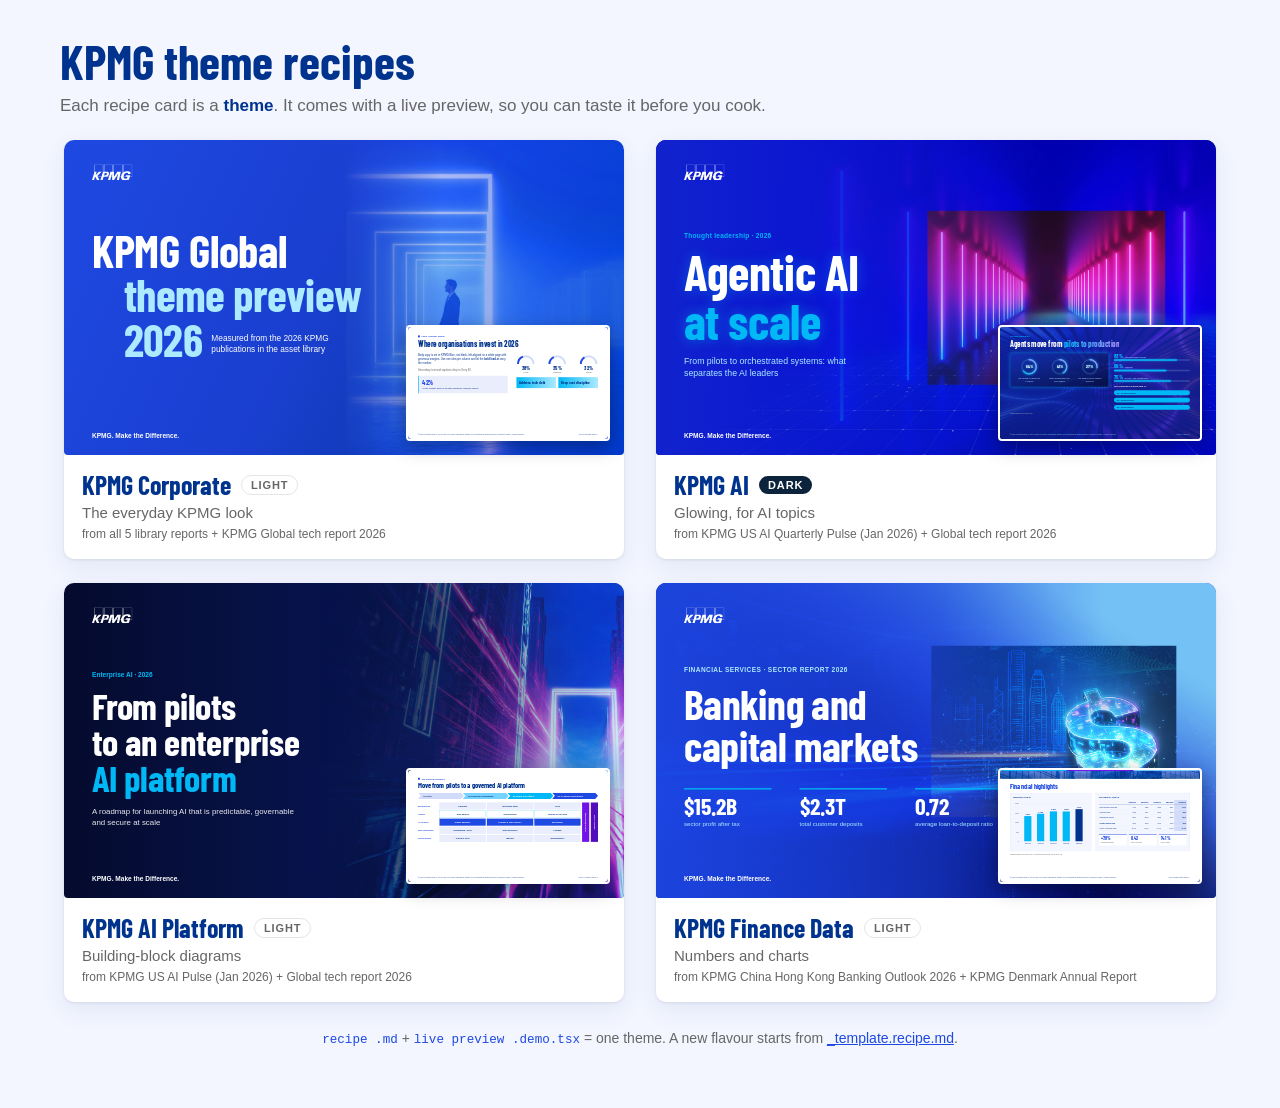
<file: brand/extract/08-themes/index.html>
<!doctype html>
<html lang="en">
<head>
<meta charset="utf-8">
<meta name="viewport" content="width=device-width, initial-scale=1">
<title>KPMG theme recipes</title>
<link rel="stylesheet" href="https://fonts.googleapis.com/css2?family=Barlow+Condensed:wght@700&display=swap">
<style>html,body{margin:0;background:#F3F6FF}*{box-sizing:border-box}code{font-size:.9em;color:#1E49E2}</style>
</head>
<body><div id="root"></div><script>(()=>{var gd=Object.create;var Ul=Object.defineProperty;var vd=Object.getOwnPropertyDescriptor;var yd=Object.getOwnPropertyNames;var wd=Object.getPrototypeOf,kd=Object.prototype.hasOwnProperty;var Ze=(e,t)=>()=>(t||e((t={exports:{}}).exports,t),t.exports),gr=(e,t)=>{for(var n in t)Ul(e,n,{get:t[n],enumerable:!0})},Sd=(e,t,n,r)=>{if(t&&typeof t=="object"||typeof t=="function")for(let l of yd(t))!kd.call(e,l)&&l!==n&&Ul(e,l,{get:()=>t[l],enumerable:!(r=vd(t,l))||r.enumerable});return e};var pe=(e,t,n)=>(n=e!=null?gd(wd(e)):{},Sd(t||!e||!e.__esModule?Ul(n,"default",{value:e,enumerable:!0}):n,e));var _u=Ze(M=>{"use strict";var Cn=Symbol.for("react.element"),xd=Symbol.for("react.portal"),Ed=Symbol.for("react.fragment"),Cd=Symbol.for("react.strict_mode"),_d=Symbol.for("react.profiler"),Pd=Symbol.for("react.provider"),Td=Symbol.for("react.context"),Nd=Symbol.for("react.forward_ref"),zd=Symbol.for("react.suspense"),Ld=Symbol.for("react.memo"),Md=Symbol.for("react.lazy"),mu=Symbol.iterator;function Rd(e){return e===null||typeof e!="object"?null:(e=mu&&e[mu]||e["@@iterator"],typeof e=="function"?e:null)}var vu={isMounted:function(){return!1},enqueueForceUpdate:function(){},enqueueReplaceState:function(){},enqueueSetState:function(){}},yu=Object.assign,wu={};function Gt(e,t,n){this.props=e,this.context=t,this.refs=wu,this.updater=n||vu}Gt.prototype.isReactComponent={};Gt.prototype.setState=function(e,t){if(typeof e!="object"&&typeof e!="function"&&e!=null)throw Error("setState(...): takes an object of state variables to update or a function which returns an object of state variables.");this.updater.enqueueSetState(this,e,t,"setState")};Gt.prototype.forceUpdate=function(e){this.updater.enqueueForceUpdate(this,e,"forceUpdate")};function ku(){}ku.prototype=Gt.prototype;function Wl(e,t,n){this.props=e,this.context=t,this.refs=wu,this.updater=n||vu}var Vl=Wl.prototype=new ku;Vl.constructor=Wl;yu(Vl,Gt.prototype);Vl.isPureReactComponent=!0;var hu=Array.isArray,Su=Object.prototype.hasOwnProperty,Ql={current:null},xu={key:!0,ref:!0,__self:!0,__source:!0};function Eu(e,t,n){var r,l={},i=null,o=null;if(t!=null)for(r in t.ref!==void 0&&(o=t.ref),t.key!==void 0&&(i=""+t.key),t)Su.call(t,r)&&!xu.hasOwnProperty(r)&&(l[r]=t[r]);var u=arguments.length-2;if(u===1)l.children=n;else if(1<u){for(var s=Array(u),d=0;d<u;d++)s[d]=arguments[d+2];l.children=s}if(e&&e.defaultProps)for(r in u=e.defaultProps,u)l[r]===void 0&&(l[r]=u[r]);return{$$typeof:Cn,type:e,key:i,ref:o,props:l,_owner:Ql.current}}function Fd(e,t){return{$$typeof:Cn,type:e.type,key:t,ref:e.ref,props:e.props,_owner:e._owner}}function Kl(e){return typeof e=="object"&&e!==null&&e.$$typeof===Cn}function Id(e){var t={"=":"=0",":":"=2"};return"$"+e.replace(/[=:]/g,function(n){return t[n]})}var gu=/\/+/g;function $l(e,t){return typeof e=="object"&&e!==null&&e.key!=null?Id(""+e.key):t.toString(36)}function yr(e,t,n,r,l){var i=typeof e;(i==="undefined"||i==="boolean")&&(e=null);var o=!1;if(e===null)o=!0;else switch(i){case"string":case"number":o=!0;break;case"object":switch(e.$$typeof){case Cn:case xd:o=!0}}if(o)return o=e,l=l(o),e=r===""?"."+$l(o,0):r,hu(l)?(n="",e!=null&&(n=e.replace(gu,"$&/")+"/"),yr(l,t,n,"",function(d){return d})):l!=null&&(Kl(l)&&(l=Fd(l,n+(!l.key||o&&o.key===l.key?"":(""+l.key).replace(gu,"$&/")+"/")+e)),t.push(l)),1;if(o=0,r=r===""?".":r+":",hu(e))for(var u=0;u<e.length;u++){i=e[u];var s=r+$l(i,u);o+=yr(i,t,n,s,l)}else if(s=Rd(e),typeof s=="function")for(e=s.call(e),u=0;!(i=e.next()).done;)i=i.value,s=r+$l(i,u++),o+=yr(i,t,n,s,l);else if(i==="object")throw t=String(e),Error("Objects are not valid as a React child (found: "+(t==="[object Object]"?"object with keys {"+Object.keys(e).join(", ")+"}":t)+"). If you meant to render a collection of children, use an array instead.");return o}function vr(e,t,n){if(e==null)return e;var r=[],l=0;return yr(e,r,"","",function(i){return t.call(n,i,l++)}),r}function Od(e){if(e._status===-1){var t=e._result;t=t(),t.then(function(n){(e._status===0||e._status===-1)&&(e._status=1,e._result=n)},function(n){(e._status===0||e._status===-1)&&(e._status=2,e._result=n)}),e._status===-1&&(e._status=0,e._result=t)}if(e._status===1)return e._result.default;throw e._result}var ae={current:null},wr={transition:null},Dd={ReactCurrentDispatcher:ae,ReactCurrentBatchConfig:wr,ReactCurrentOwner:Ql};function Cu(){throw Error("act(...) is not supported in production builds of React.")}M.Children={map:vr,forEach:function(e,t,n){vr(e,function(){t.apply(this,arguments)},n)},count:function(e){var t=0;return vr(e,function(){t++}),t},toArray:function(e){return vr(e,function(t){return t})||[]},only:function(e){if(!Kl(e))throw Error("React.Children.only expected to receive a single React element child.");return e}};M.Component=Gt;M.Fragment=Ed;M.Profiler=_d;M.PureComponent=Wl;M.StrictMode=Cd;M.Suspense=zd;M.__SECRET_INTERNALS_DO_NOT_USE_OR_YOU_WILL_BE_FIRED=Dd;M.act=Cu;M.cloneElement=function(e,t,n){if(e==null)throw Error("React.cloneElement(...): The argument must be a React element, but you passed "+e+".");var r=yu({},e.props),l=e.key,i=e.ref,o=e._owner;if(t!=null){if(t.ref!==void 0&&(i=t.ref,o=Ql.current),t.key!==void 0&&(l=""+t.key),e.type&&e.type.defaultProps)var u=e.type.defaultProps;for(s in t)Su.call(t,s)&&!xu.hasOwnProperty(s)&&(r[s]=t[s]===void 0&&u!==void 0?u[s]:t[s])}var s=arguments.length-2;if(s===1)r.children=n;else if(1<s){u=Array(s);for(var d=0;d<s;d++)u[d]=arguments[d+2];r.children=u}return{$$typeof:Cn,type:e.type,key:l,ref:i,props:r,_owner:o}};M.createContext=function(e){return e={$$typeof:Td,_currentValue:e,_currentValue2:e,_threadCount:0,Provider:null,Consumer:null,_defaultValue:null,_globalName:null},e.Provider={$$typeof:Pd,_context:e},e.Consumer=e};M.createElement=Eu;M.createFactory=function(e){var t=Eu.bind(null,e);return t.type=e,t};M.createRef=function(){return{current:null}};M.forwardRef=function(e){return{$$typeof:Nd,render:e}};M.isValidElement=Kl;M.lazy=function(e){return{$$typeof:Md,_payload:{_status:-1,_result:e},_init:Od}};M.memo=function(e,t){return{$$typeof:Ld,type:e,compare:t===void 0?null:t}};M.startTransition=function(e){var t=wr.transition;wr.transition={};try{e()}finally{wr.transition=t}};M.unstable_act=Cu;M.useCallback=function(e,t){return ae.current.useCallback(e,t)};M.useContext=function(e){return ae.current.useContext(e)};M.useDebugValue=function(){};M.useDeferredValue=function(e){return ae.current.useDeferredValue(e)};M.useEffect=function(e,t){return ae.current.useEffect(e,t)};M.useId=function(){return ae.current.useId()};M.useImperativeHandle=function(e,t,n){return ae.current.useImperativeHandle(e,t,n)};M.useInsertionEffect=function(e,t){return ae.current.useInsertionEffect(e,t)};M.useLayoutEffect=function(e,t){return ae.current.useLayoutEffect(e,t)};M.useMemo=function(e,t){return ae.current.useMemo(e,t)};M.useReducer=function(e,t,n){return ae.current.useReducer(e,t,n)};M.useRef=function(e){return ae.current.useRef(e)};M.useState=function(e){return ae.current.useState(e)};M.useSyncExternalStore=function(e,t,n){return ae.current.useSyncExternalStore(e,t,n)};M.useTransition=function(){return ae.current.useTransition()};M.version="18.3.1"});var kr=Ze((p0,Pu)=>{"use strict";Pu.exports=_u()});var Du=Ze(D=>{"use strict";function Zl(e,t){var n=e.length;e.push(t);e:for(;0<n;){var r=n-1>>>1,l=e[r];if(0<Sr(l,t))e[r]=t,e[n]=l,n=r;else break e}}function Oe(e){return e.length===0?null:e[0]}function Er(e){if(e.length===0)return null;var t=e[0],n=e.pop();if(n!==t){e[0]=n;e:for(var r=0,l=e.length,i=l>>>1;r<i;){var o=2*(r+1)-1,u=e[o],s=o+1,d=e[s];if(0>Sr(u,n))s<l&&0>Sr(d,u)?(e[r]=d,e[s]=n,r=s):(e[r]=u,e[o]=n,r=o);else if(s<l&&0>Sr(d,n))e[r]=d,e[s]=n,r=s;else break e}}return t}function Sr(e,t){var n=e.sortIndex-t.sortIndex;return n!==0?n:e.id-t.id}typeof performance=="object"&&typeof performance.now=="function"?(Tu=performance,D.unstable_now=function(){return Tu.now()}):(Gl=Date,Nu=Gl.now(),D.unstable_now=function(){return Gl.now()-Nu});var Tu,Gl,Nu,We=[],st=[],jd=1,Pe=null,re=3,Cr=!1,Rt=!1,Pn=!1,Mu=typeof setTimeout=="function"?setTimeout:null,Ru=typeof clearTimeout=="function"?clearTimeout:null,zu=typeof setImmediate<"u"?setImmediate:null;typeof navigator<"u"&&navigator.scheduling!==void 0&&navigator.scheduling.isInputPending!==void 0&&navigator.scheduling.isInputPending.bind(navigator.scheduling);function Jl(e){for(var t=Oe(st);t!==null;){if(t.callback===null)Er(st);else if(t.startTime<=e)Er(st),t.sortIndex=t.expirationTime,Zl(We,t);else break;t=Oe(st)}}function ql(e){if(Pn=!1,Jl(e),!Rt)if(Oe(We)!==null)Rt=!0,ei(bl);else{var t=Oe(st);t!==null&&ti(ql,t.startTime-e)}}function bl(e,t){Rt=!1,Pn&&(Pn=!1,Ru(Tn),Tn=-1),Cr=!0;var n=re;try{for(Jl(t),Pe=Oe(We);Pe!==null&&(!(Pe.expirationTime>t)||e&&!Ou());){var r=Pe.callback;if(typeof r=="function"){Pe.callback=null,re=Pe.priorityLevel;var l=r(Pe.expirationTime<=t);t=D.unstable_now(),typeof l=="function"?Pe.callback=l:Pe===Oe(We)&&Er(We),Jl(t)}else Er(We);Pe=Oe(We)}if(Pe!==null)var i=!0;else{var o=Oe(st);o!==null&&ti(ql,o.startTime-t),i=!1}return i}finally{Pe=null,re=n,Cr=!1}}var _r=!1,xr=null,Tn=-1,Fu=5,Iu=-1;function Ou(){return!(D.unstable_now()-Iu<Fu)}function Yl(){if(xr!==null){var e=D.unstable_now();Iu=e;var t=!0;try{t=xr(!0,e)}finally{t?_n():(_r=!1,xr=null)}}else _r=!1}var _n;typeof zu=="function"?_n=function(){zu(Yl)}:typeof MessageChannel<"u"?(Xl=new MessageChannel,Lu=Xl.port2,Xl.port1.onmessage=Yl,_n=function(){Lu.postMessage(null)}):_n=function(){Mu(Yl,0)};var Xl,Lu;function ei(e){xr=e,_r||(_r=!0,_n())}function ti(e,t){Tn=Mu(function(){e(D.unstable_now())},t)}D.unstable_IdlePriority=5;D.unstable_ImmediatePriority=1;D.unstable_LowPriority=4;D.unstable_NormalPriority=3;D.unstable_Profiling=null;D.unstable_UserBlockingPriority=2;D.unstable_cancelCallback=function(e){e.callback=null};D.unstable_continueExecution=function(){Rt||Cr||(Rt=!0,ei(bl))};D.unstable_forceFrameRate=function(e){0>e||125<e?console.error("forceFrameRate takes a positive int between 0 and 125, forcing frame rates higher than 125 fps is not supported"):Fu=0<e?Math.floor(1e3/e):5};D.unstable_getCurrentPriorityLevel=function(){return re};D.unstable_getFirstCallbackNode=function(){return Oe(We)};D.unstable_next=function(e){switch(re){case 1:case 2:case 3:var t=3;break;default:t=re}var n=re;re=t;try{return e()}finally{re=n}};D.unstable_pauseExecution=function(){};D.unstable_requestPaint=function(){};D.unstable_runWithPriority=function(e,t){switch(e){case 1:case 2:case 3:case 4:case 5:break;default:e=3}var n=re;re=e;try{return t()}finally{re=n}};D.unstable_scheduleCallback=function(e,t,n){var r=D.unstable_now();switch(typeof n=="object"&&n!==null?(n=n.delay,n=typeof n=="number"&&0<n?r+n:r):n=r,e){case 1:var l=-1;break;case 2:l=250;break;case 5:l=1073741823;break;case 4:l=1e4;break;default:l=5e3}return l=n+l,e={id:jd++,callback:t,priorityLevel:e,startTime:n,expirationTime:l,sortIndex:-1},n>r?(e.sortIndex=n,Zl(st,e),Oe(We)===null&&e===Oe(st)&&(Pn?(Ru(Tn),Tn=-1):Pn=!0,ti(ql,n-r))):(e.sortIndex=l,Zl(We,e),Rt||Cr||(Rt=!0,ei(bl))),e};D.unstable_shouldYield=Ou;D.unstable_wrapCallback=function(e){var t=re;return function(){var n=re;re=t;try{return e.apply(this,arguments)}finally{re=n}}}});var Bu=Ze((h0,ju)=>{"use strict";ju.exports=Du()});var $c=Ze(Ce=>{"use strict";var Bd=kr(),xe=Bu();function v(e){for(var t="https://reactjs.org/docs/error-decoder.html?invariant="+e,n=1;n<arguments.length;n++)t+="&args[]="+encodeURIComponent(arguments[n]);return"Minified React error #"+e+"; visit "+t+" for the full message or use the non-minified dev environment for full errors and additional helpful warnings."}var Qs=new Set,Xn={};function Qt(e,t){hn(e,t),hn(e+"Capture",t)}function hn(e,t){for(Xn[e]=t,e=0;e<t.length;e++)Qs.add(t[e])}var nt=!(typeof window>"u"||typeof window.document>"u"||typeof window.document.createElement>"u"),Ci=Object.prototype.hasOwnProperty,Ad=/^[:A-Z_a-z\u00C0-\u00D6\u00D8-\u00F6\u00F8-\u02FF\u0370-\u037D\u037F-\u1FFF\u200C-\u200D\u2070-\u218F\u2C00-\u2FEF\u3001-\uD7FF\uF900-\uFDCF\uFDF0-\uFFFD][:A-Z_a-z\u00C0-\u00D6\u00D8-\u00F6\u00F8-\u02FF\u0370-\u037D\u037F-\u1FFF\u200C-\u200D\u2070-\u218F\u2C00-\u2FEF\u3001-\uD7FF\uF900-\uFDCF\uFDF0-\uFFFD\-.0-9\u00B7\u0300-\u036F\u203F-\u2040]*$/,Au={},Hu={};function Hd(e){return Ci.call(Hu,e)?!0:Ci.call(Au,e)?!1:Ad.test(e)?Hu[e]=!0:(Au[e]=!0,!1)}function Ud(e,t,n,r){if(n!==null&&n.type===0)return!1;switch(typeof t){case"function":case"symbol":return!0;case"boolean":return r?!1:n!==null?!n.acceptsBooleans:(e=e.toLowerCase().slice(0,5),e!=="data-"&&e!=="aria-");default:return!1}}function $d(e,t,n,r){if(t===null||typeof t>"u"||Ud(e,t,n,r))return!0;if(r)return!1;if(n!==null)switch(n.type){case 3:return!t;case 4:return t===!1;case 5:return isNaN(t);case 6:return isNaN(t)||1>t}return!1}function fe(e,t,n,r,l,i,o){this.acceptsBooleans=t===2||t===3||t===4,this.attributeName=r,this.attributeNamespace=l,this.mustUseProperty=n,this.propertyName=e,this.type=t,this.sanitizeURL=i,this.removeEmptyString=o}var ne={};"children dangerouslySetInnerHTML defaultValue defaultChecked innerHTML suppressContentEditableWarning suppressHydrationWarning style".split(" ").forEach(function(e){ne[e]=new fe(e,0,!1,e,null,!1,!1)});[["acceptCharset","accept-charset"],["className","class"],["htmlFor","for"],["httpEquiv","http-equiv"]].forEach(function(e){var t=e[0];ne[t]=new fe(t,1,!1,e[1],null,!1,!1)});["contentEditable","draggable","spellCheck","value"].forEach(function(e){ne[e]=new fe(e,2,!1,e.toLowerCase(),null,!1,!1)});["autoReverse","externalResourcesRequired","focusable","preserveAlpha"].forEach(function(e){ne[e]=new fe(e,2,!1,e,null,!1,!1)});"allowFullScreen async autoFocus autoPlay controls default defer disabled disablePictureInPicture disableRemotePlayback formNoValidate hidden loop noModule noValidate open playsInline readOnly required reversed scoped seamless itemScope".split(" ").forEach(function(e){ne[e]=new fe(e,3,!1,e.toLowerCase(),null,!1,!1)});["checked","multiple","muted","selected"].forEach(function(e){ne[e]=new fe(e,3,!0,e,null,!1,!1)});["capture","download"].forEach(function(e){ne[e]=new fe(e,4,!1,e,null,!1,!1)});["cols","rows","size","span"].forEach(function(e){ne[e]=new fe(e,6,!1,e,null,!1,!1)});["rowSpan","start"].forEach(function(e){ne[e]=new fe(e,5,!1,e.toLowerCase(),null,!1,!1)});var vo=/[\-:]([a-z])/g;function yo(e){return e[1].toUpperCase()}"accent-height alignment-baseline arabic-form baseline-shift cap-height clip-path clip-rule color-interpolation color-interpolation-filters color-profile color-rendering dominant-baseline enable-background fill-opacity fill-rule flood-color flood-opacity font-family font-size font-size-adjust font-stretch font-style font-variant font-weight glyph-name glyph-orientation-horizontal glyph-orientation-vertical horiz-adv-x horiz-origin-x image-rendering letter-spacing lighting-color marker-end marker-mid marker-start overline-position overline-thickness paint-order panose-1 pointer-events rendering-intent shape-rendering stop-color stop-opacity strikethrough-position strikethrough-thickness stroke-dasharray stroke-dashoffset stroke-linecap stroke-linejoin stroke-miterlimit stroke-opacity stroke-width text-anchor text-decoration text-rendering underline-position underline-thickness unicode-bidi unicode-range units-per-em v-alphabetic v-hanging v-ideographic v-mathematical vector-effect vert-adv-y vert-origin-x vert-origin-y word-spacing writing-mode xmlns:xlink x-height".split(" ").forEach(function(e){var t=e.replace(vo,yo);ne[t]=new fe(t,1,!1,e,null,!1,!1)});"xlink:actuate xlink:arcrole xlink:role xlink:show xlink:title xlink:type".split(" ").forEach(function(e){var t=e.replace(vo,yo);ne[t]=new fe(t,1,!1,e,"http://www.w3.org/1999/xlink",!1,!1)});["xml:base","xml:lang","xml:space"].forEach(function(e){var t=e.replace(vo,yo);ne[t]=new fe(t,1,!1,e,"http://www.w3.org/XML/1998/namespace",!1,!1)});["tabIndex","crossOrigin"].forEach(function(e){ne[e]=new fe(e,1,!1,e.toLowerCase(),null,!1,!1)});ne.xlinkHref=new fe("xlinkHref",1,!1,"xlink:href","http://www.w3.org/1999/xlink",!0,!1);["src","href","action","formAction"].forEach(function(e){ne[e]=new fe(e,1,!1,e.toLowerCase(),null,!0,!0)});function wo(e,t,n,r){var l=ne.hasOwnProperty(t)?ne[t]:null;(l!==null?l.type!==0:r||!(2<t.length)||t[0]!=="o"&&t[0]!=="O"||t[1]!=="n"&&t[1]!=="N")&&($d(t,n,l,r)&&(n=null),r||l===null?Hd(t)&&(n===null?e.removeAttribute(t):e.setAttribute(t,""+n)):l.mustUseProperty?e[l.propertyName]=n===null?l.type===3?!1:"":n:(t=l.attributeName,r=l.attributeNamespace,n===null?e.removeAttribute(t):(l=l.type,n=l===3||l===4&&n===!0?"":""+n,r?e.setAttributeNS(r,t,n):e.setAttribute(t,n))))}var ot=Bd.__SECRET_INTERNALS_DO_NOT_USE_OR_YOU_WILL_BE_FIRED,Pr=Symbol.for("react.element"),Zt=Symbol.for("react.portal"),Jt=Symbol.for("react.fragment"),ko=Symbol.for("react.strict_mode"),_i=Symbol.for("react.profiler"),Ks=Symbol.for("react.provider"),Gs=Symbol.for("react.context"),So=Symbol.for("react.forward_ref"),Pi=Symbol.for("react.suspense"),Ti=Symbol.for("react.suspense_list"),xo=Symbol.for("react.memo"),ct=Symbol.for("react.lazy");Symbol.for("react.scope");Symbol.for("react.debug_trace_mode");var Ys=Symbol.for("react.offscreen");Symbol.for("react.legacy_hidden");Symbol.for("react.cache");Symbol.for("react.tracing_marker");var Uu=Symbol.iterator;function Nn(e){return e===null||typeof e!="object"?null:(e=Uu&&e[Uu]||e["@@iterator"],typeof e=="function"?e:null)}var V=Object.assign,ni;function Dn(e){if(ni===void 0)try{throw Error()}catch(n){var t=n.stack.trim().match(/\n( *(at )?)/);ni=t&&t[1]||""}return`
`+ni+e}var ri=!1;function li(e,t){if(!e||ri)return"";ri=!0;var n=Error.prepareStackTrace;Error.prepareStackTrace=void 0;try{if(t)if(t=function(){throw Error()},Object.defineProperty(t.prototype,"props",{set:function(){throw Error()}}),typeof Reflect=="object"&&Reflect.construct){try{Reflect.construct(t,[])}catch(d){var r=d}Reflect.construct(e,[],t)}else{try{t.call()}catch(d){r=d}e.call(t.prototype)}else{try{throw Error()}catch(d){r=d}e()}}catch(d){if(d&&r&&typeof d.stack=="string"){for(var l=d.stack.split(`
`),i=r.stack.split(`
`),o=l.length-1,u=i.length-1;1<=o&&0<=u&&l[o]!==i[u];)u--;for(;1<=o&&0<=u;o--,u--)if(l[o]!==i[u]){if(o!==1||u!==1)do if(o--,u--,0>u||l[o]!==i[u]){var s=`
`+l[o].replace(" at new "," at ");return e.displayName&&s.includes("<anonymous>")&&(s=s.replace("<anonymous>",e.displayName)),s}while(1<=o&&0<=u);break}}}finally{ri=!1,Error.prepareStackTrace=n}return(e=e?e.displayName||e.name:"")?Dn(e):""}function Wd(e){switch(e.tag){case 5:return Dn(e.type);case 16:return Dn("Lazy");case 13:return Dn("Suspense");case 19:return Dn("SuspenseList");case 0:case 2:case 15:return e=li(e.type,!1),e;case 11:return e=li(e.type.render,!1),e;case 1:return e=li(e.type,!0),e;default:return""}}function Ni(e){if(e==null)return null;if(typeof e=="function")return e.displayName||e.name||null;if(typeof e=="string")return e;switch(e){case Jt:return"Fragment";case Zt:return"Portal";case _i:return"Profiler";case ko:return"StrictMode";case Pi:return"Suspense";case Ti:return"SuspenseList"}if(typeof e=="object")switch(e.$$typeof){case Gs:return(e.displayName||"Context")+".Consumer";case Ks:return(e._context.displayName||"Context")+".Provider";case So:var t=e.render;return e=e.displayName,e||(e=t.displayName||t.name||"",e=e!==""?"ForwardRef("+e+")":"ForwardRef"),e;case xo:return t=e.displayName||null,t!==null?t:Ni(e.type)||"Memo";case ct:t=e._payload,e=e._init;try{return Ni(e(t))}catch{}}return null}function Vd(e){var t=e.type;switch(e.tag){case 24:return"Cache";case 9:return(t.displayName||"Context")+".Consumer";case 10:return(t._context.displayName||"Context")+".Provider";case 18:return"DehydratedFragment";case 11:return e=t.render,e=e.displayName||e.name||"",t.displayName||(e!==""?"ForwardRef("+e+")":"ForwardRef");case 7:return"Fragment";case 5:return t;case 4:return"Portal";case 3:return"Root";case 6:return"Text";case 16:return Ni(t);case 8:return t===ko?"StrictMode":"Mode";case 22:return"Offscreen";case 12:return"Profiler";case 21:return"Scope";case 13:return"Suspense";case 19:return"SuspenseList";case 25:return"TracingMarker";case 1:case 0:case 17:case 2:case 14:case 15:if(typeof t=="function")return t.displayName||t.name||null;if(typeof t=="string")return t}return null}function Ct(e){switch(typeof e){case"boolean":case"number":case"string":case"undefined":return e;case"object":return e;default:return""}}function Xs(e){var t=e.type;return(e=e.nodeName)&&e.toLowerCase()==="input"&&(t==="checkbox"||t==="radio")}function Qd(e){var t=Xs(e)?"checked":"value",n=Object.getOwnPropertyDescriptor(e.constructor.prototype,t),r=""+e[t];if(!e.hasOwnProperty(t)&&typeof n<"u"&&typeof n.get=="function"&&typeof n.set=="function"){var l=n.get,i=n.set;return Object.defineProperty(e,t,{configurable:!0,get:function(){return l.call(this)},set:function(o){r=""+o,i.call(this,o)}}),Object.defineProperty(e,t,{enumerable:n.enumerable}),{getValue:function(){return r},setValue:function(o){r=""+o},stopTracking:function(){e._valueTracker=null,delete e[t]}}}}function Tr(e){e._valueTracker||(e._valueTracker=Qd(e))}function Zs(e){if(!e)return!1;var t=e._valueTracker;if(!t)return!0;var n=t.getValue(),r="";return e&&(r=Xs(e)?e.checked?"true":"false":e.value),e=r,e!==n?(t.setValue(e),!0):!1}function tl(e){if(e=e||(typeof document<"u"?document:void 0),typeof e>"u")return null;try{return e.activeElement||e.body}catch{return e.body}}function zi(e,t){var n=t.checked;return V({},t,{defaultChecked:void 0,defaultValue:void 0,value:void 0,checked:n??e._wrapperState.initialChecked})}function $u(e,t){var n=t.defaultValue==null?"":t.defaultValue,r=t.checked!=null?t.checked:t.defaultChecked;n=Ct(t.value!=null?t.value:n),e._wrapperState={initialChecked:r,initialValue:n,controlled:t.type==="checkbox"||t.type==="radio"?t.checked!=null:t.value!=null}}function Js(e,t){t=t.checked,t!=null&&wo(e,"checked",t,!1)}function Li(e,t){Js(e,t);var n=Ct(t.value),r=t.type;if(n!=null)r==="number"?(n===0&&e.value===""||e.value!=n)&&(e.value=""+n):e.value!==""+n&&(e.value=""+n);else if(r==="submit"||r==="reset"){e.removeAttribute("value");return}t.hasOwnProperty("value")?Mi(e,t.type,n):t.hasOwnProperty("defaultValue")&&Mi(e,t.type,Ct(t.defaultValue)),t.checked==null&&t.defaultChecked!=null&&(e.defaultChecked=!!t.defaultChecked)}function Wu(e,t,n){if(t.hasOwnProperty("value")||t.hasOwnProperty("defaultValue")){var r=t.type;if(!(r!=="submit"&&r!=="reset"||t.value!==void 0&&t.value!==null))return;t=""+e._wrapperState.initialValue,n||t===e.value||(e.value=t),e.defaultValue=t}n=e.name,n!==""&&(e.name=""),e.defaultChecked=!!e._wrapperState.initialChecked,n!==""&&(e.name=n)}function Mi(e,t,n){(t!=="number"||tl(e.ownerDocument)!==e)&&(n==null?e.defaultValue=""+e._wrapperState.initialValue:e.defaultValue!==""+n&&(e.defaultValue=""+n))}var jn=Array.isArray;function an(e,t,n,r){if(e=e.options,t){t={};for(var l=0;l<n.length;l++)t["$"+n[l]]=!0;for(n=0;n<e.length;n++)l=t.hasOwnProperty("$"+e[n].value),e[n].selected!==l&&(e[n].selected=l),l&&r&&(e[n].defaultSelected=!0)}else{for(n=""+Ct(n),t=null,l=0;l<e.length;l++){if(e[l].value===n){e[l].selected=!0,r&&(e[l].defaultSelected=!0);return}t!==null||e[l].disabled||(t=e[l])}t!==null&&(t.selected=!0)}}function Ri(e,t){if(t.dangerouslySetInnerHTML!=null)throw Error(v(91));return V({},t,{value:void 0,defaultValue:void 0,children:""+e._wrapperState.initialValue})}function Vu(e,t){var n=t.value;if(n==null){if(n=t.children,t=t.defaultValue,n!=null){if(t!=null)throw Error(v(92));if(jn(n)){if(1<n.length)throw Error(v(93));n=n[0]}t=n}t==null&&(t=""),n=t}e._wrapperState={initialValue:Ct(n)}}function qs(e,t){var n=Ct(t.value),r=Ct(t.defaultValue);n!=null&&(n=""+n,n!==e.value&&(e.value=n),t.defaultValue==null&&e.defaultValue!==n&&(e.defaultValue=n)),r!=null&&(e.defaultValue=""+r)}function Qu(e){var t=e.textContent;t===e._wrapperState.initialValue&&t!==""&&t!==null&&(e.value=t)}function bs(e){switch(e){case"svg":return"http://www.w3.org/2000/svg";case"math":return"http://www.w3.org/1998/Math/MathML";default:return"http://www.w3.org/1999/xhtml"}}function Fi(e,t){return e==null||e==="http://www.w3.org/1999/xhtml"?bs(t):e==="http://www.w3.org/2000/svg"&&t==="foreignObject"?"http://www.w3.org/1999/xhtml":e}var Nr,ea=function(e){return typeof MSApp<"u"&&MSApp.execUnsafeLocalFunction?function(t,n,r,l){MSApp.execUnsafeLocalFunction(function(){return e(t,n,r,l)})}:e}(function(e,t){if(e.namespaceURI!=="http://www.w3.org/2000/svg"||"innerHTML"in e)e.innerHTML=t;else{for(Nr=Nr||document.createElement("div"),Nr.innerHTML="<svg>"+t.valueOf().toString()+"</svg>",t=Nr.firstChild;e.firstChild;)e.removeChild(e.firstChild);for(;t.firstChild;)e.appendChild(t.firstChild)}});function Zn(e,t){if(t){var n=e.firstChild;if(n&&n===e.lastChild&&n.nodeType===3){n.nodeValue=t;return}}e.textContent=t}var Hn={animationIterationCount:!0,aspectRatio:!0,borderImageOutset:!0,borderImageSlice:!0,borderImageWidth:!0,boxFlex:!0,boxFlexGroup:!0,boxOrdinalGroup:!0,columnCount:!0,columns:!0,flex:!0,flexGrow:!0,flexPositive:!0,flexShrink:!0,flexNegative:!0,flexOrder:!0,gridArea:!0,gridRow:!0,gridRowEnd:!0,gridRowSpan:!0,gridRowStart:!0,gridColumn:!0,gridColumnEnd:!0,gridColumnSpan:!0,gridColumnStart:!0,fontWeight:!0,lineClamp:!0,lineHeight:!0,opacity:!0,order:!0,orphans:!0,tabSize:!0,widows:!0,zIndex:!0,zoom:!0,fillOpacity:!0,floodOpacity:!0,stopOpacity:!0,strokeDasharray:!0,strokeDashoffset:!0,strokeMiterlimit:!0,strokeOpacity:!0,strokeWidth:!0},Kd=["Webkit","ms","Moz","O"];Object.keys(Hn).forEach(function(e){Kd.forEach(function(t){t=t+e.charAt(0).toUpperCase()+e.substring(1),Hn[t]=Hn[e]})});function ta(e,t,n){return t==null||typeof t=="boolean"||t===""?"":n||typeof t!="number"||t===0||Hn.hasOwnProperty(e)&&Hn[e]?(""+t).trim():t+"px"}function na(e,t){e=e.style;for(var n in t)if(t.hasOwnProperty(n)){var r=n.indexOf("--")===0,l=ta(n,t[n],r);n==="float"&&(n="cssFloat"),r?e.setProperty(n,l):e[n]=l}}var Gd=V({menuitem:!0},{area:!0,base:!0,br:!0,col:!0,embed:!0,hr:!0,img:!0,input:!0,keygen:!0,link:!0,meta:!0,param:!0,source:!0,track:!0,wbr:!0});function Ii(e,t){if(t){if(Gd[e]&&(t.children!=null||t.dangerouslySetInnerHTML!=null))throw Error(v(137,e));if(t.dangerouslySetInnerHTML!=null){if(t.children!=null)throw Error(v(60));if(typeof t.dangerouslySetInnerHTML!="object"||!("__html"in t.dangerouslySetInnerHTML))throw Error(v(61))}if(t.style!=null&&typeof t.style!="object")throw Error(v(62))}}function Oi(e,t){if(e.indexOf("-")===-1)return typeof t.is=="string";switch(e){case"annotation-xml":case"color-profile":case"font-face":case"font-face-src":case"font-face-uri":case"font-face-format":case"font-face-name":case"missing-glyph":return!1;default:return!0}}var Di=null;function Eo(e){return e=e.target||e.srcElement||window,e.correspondingUseElement&&(e=e.correspondingUseElement),e.nodeType===3?e.parentNode:e}var ji=null,cn=null,dn=null;function Ku(e){if(e=mr(e)){if(typeof ji!="function")throw Error(v(280));var t=e.stateNode;t&&(t=zl(t),ji(e.stateNode,e.type,t))}}function ra(e){cn?dn?dn.push(e):dn=[e]:cn=e}function la(){if(cn){var e=cn,t=dn;if(dn=cn=null,Ku(e),t)for(e=0;e<t.length;e++)Ku(t[e])}}function ia(e,t){return e(t)}function oa(){}var ii=!1;function ua(e,t,n){if(ii)return e(t,n);ii=!0;try{return ia(e,t,n)}finally{ii=!1,(cn!==null||dn!==null)&&(oa(),la())}}function Jn(e,t){var n=e.stateNode;if(n===null)return null;var r=zl(n);if(r===null)return null;n=r[t];e:switch(t){case"onClick":case"onClickCapture":case"onDoubleClick":case"onDoubleClickCapture":case"onMouseDown":case"onMouseDownCapture":case"onMouseMove":case"onMouseMoveCapture":case"onMouseUp":case"onMouseUpCapture":case"onMouseEnter":(r=!r.disabled)||(e=e.type,r=!(e==="button"||e==="input"||e==="select"||e==="textarea")),e=!r;break e;default:e=!1}if(e)return null;if(n&&typeof n!="function")throw Error(v(231,t,typeof n));return n}var Bi=!1;if(nt)try{Yt={},Object.defineProperty(Yt,"passive",{get:function(){Bi=!0}}),window.addEventListener("test",Yt,Yt),window.removeEventListener("test",Yt,Yt)}catch{Bi=!1}var Yt;function Yd(e,t,n,r,l,i,o,u,s){var d=Array.prototype.slice.call(arguments,3);try{t.apply(n,d)}catch(h){this.onError(h)}}var Un=!1,nl=null,rl=!1,Ai=null,Xd={onError:function(e){Un=!0,nl=e}};function Zd(e,t,n,r,l,i,o,u,s){Un=!1,nl=null,Yd.apply(Xd,arguments)}function Jd(e,t,n,r,l,i,o,u,s){if(Zd.apply(this,arguments),Un){if(Un){var d=nl;Un=!1,nl=null}else throw Error(v(198));rl||(rl=!0,Ai=d)}}function Kt(e){var t=e,n=e;if(e.alternate)for(;t.return;)t=t.return;else{e=t;do t=e,t.flags&4098&&(n=t.return),e=t.return;while(e)}return t.tag===3?n:null}function sa(e){if(e.tag===13){var t=e.memoizedState;if(t===null&&(e=e.alternate,e!==null&&(t=e.memoizedState)),t!==null)return t.dehydrated}return null}function Gu(e){if(Kt(e)!==e)throw Error(v(188))}function qd(e){var t=e.alternate;if(!t){if(t=Kt(e),t===null)throw Error(v(188));return t!==e?null:e}for(var n=e,r=t;;){var l=n.return;if(l===null)break;var i=l.alternate;if(i===null){if(r=l.return,r!==null){n=r;continue}break}if(l.child===i.child){for(i=l.child;i;){if(i===n)return Gu(l),e;if(i===r)return Gu(l),t;i=i.sibling}throw Error(v(188))}if(n.return!==r.return)n=l,r=i;else{for(var o=!1,u=l.child;u;){if(u===n){o=!0,n=l,r=i;break}if(u===r){o=!0,r=l,n=i;break}u=u.sibling}if(!o){for(u=i.child;u;){if(u===n){o=!0,n=i,r=l;break}if(u===r){o=!0,r=i,n=l;break}u=u.sibling}if(!o)throw Error(v(189))}}if(n.alternate!==r)throw Error(v(190))}if(n.tag!==3)throw Error(v(188));return n.stateNode.current===n?e:t}function aa(e){return e=qd(e),e!==null?ca(e):null}function ca(e){if(e.tag===5||e.tag===6)return e;for(e=e.child;e!==null;){var t=ca(e);if(t!==null)return t;e=e.sibling}return null}var da=xe.unstable_scheduleCallback,Yu=xe.unstable_cancelCallback,bd=xe.unstable_shouldYield,ef=xe.unstable_requestPaint,G=xe.unstable_now,tf=xe.unstable_getCurrentPriorityLevel,Co=xe.unstable_ImmediatePriority,fa=xe.unstable_UserBlockingPriority,ll=xe.unstable_NormalPriority,nf=xe.unstable_LowPriority,pa=xe.unstable_IdlePriority,_l=null,Ge=null;function rf(e){if(Ge&&typeof Ge.onCommitFiberRoot=="function")try{Ge.onCommitFiberRoot(_l,e,void 0,(e.current.flags&128)===128)}catch{}}var He=Math.clz32?Math.clz32:uf,lf=Math.log,of=Math.LN2;function uf(e){return e>>>=0,e===0?32:31-(lf(e)/of|0)|0}var zr=64,Lr=4194304;function Bn(e){switch(e&-e){case 1:return 1;case 2:return 2;case 4:return 4;case 8:return 8;case 16:return 16;case 32:return 32;case 64:case 128:case 256:case 512:case 1024:case 2048:case 4096:case 8192:case 16384:case 32768:case 65536:case 131072:case 262144:case 524288:case 1048576:case 2097152:return e&4194240;case 4194304:case 8388608:case 16777216:case 33554432:case 67108864:return e&130023424;case 134217728:return 134217728;case 268435456:return 268435456;case 536870912:return 536870912;case 1073741824:return 1073741824;default:return e}}function il(e,t){var n=e.pendingLanes;if(n===0)return 0;var r=0,l=e.suspendedLanes,i=e.pingedLanes,o=n&268435455;if(o!==0){var u=o&~l;u!==0?r=Bn(u):(i&=o,i!==0&&(r=Bn(i)))}else o=n&~l,o!==0?r=Bn(o):i!==0&&(r=Bn(i));if(r===0)return 0;if(t!==0&&t!==r&&!(t&l)&&(l=r&-r,i=t&-t,l>=i||l===16&&(i&4194240)!==0))return t;if(r&4&&(r|=n&16),t=e.entangledLanes,t!==0)for(e=e.entanglements,t&=r;0<t;)n=31-He(t),l=1<<n,r|=e[n],t&=~l;return r}function sf(e,t){switch(e){case 1:case 2:case 4:return t+250;case 8:case 16:case 32:case 64:case 128:case 256:case 512:case 1024:case 2048:case 4096:case 8192:case 16384:case 32768:case 65536:case 131072:case 262144:case 524288:case 1048576:case 2097152:return t+5e3;case 4194304:case 8388608:case 16777216:case 33554432:case 67108864:return-1;case 134217728:case 268435456:case 536870912:case 1073741824:return-1;default:return-1}}function af(e,t){for(var n=e.suspendedLanes,r=e.pingedLanes,l=e.expirationTimes,i=e.pendingLanes;0<i;){var o=31-He(i),u=1<<o,s=l[o];s===-1?(!(u&n)||u&r)&&(l[o]=sf(u,t)):s<=t&&(e.expiredLanes|=u),i&=~u}}function Hi(e){return e=e.pendingLanes&-1073741825,e!==0?e:e&1073741824?1073741824:0}function ma(){var e=zr;return zr<<=1,!(zr&4194240)&&(zr=64),e}function oi(e){for(var t=[],n=0;31>n;n++)t.push(e);return t}function fr(e,t,n){e.pendingLanes|=t,t!==536870912&&(e.suspendedLanes=0,e.pingedLanes=0),e=e.eventTimes,t=31-He(t),e[t]=n}function cf(e,t){var n=e.pendingLanes&~t;e.pendingLanes=t,e.suspendedLanes=0,e.pingedLanes=0,e.expiredLanes&=t,e.mutableReadLanes&=t,e.entangledLanes&=t,t=e.entanglements;var r=e.eventTimes;for(e=e.expirationTimes;0<n;){var l=31-He(n),i=1<<l;t[l]=0,r[l]=-1,e[l]=-1,n&=~i}}function _o(e,t){var n=e.entangledLanes|=t;for(e=e.entanglements;n;){var r=31-He(n),l=1<<r;l&t|e[r]&t&&(e[r]|=t),n&=~l}}var O=0;function ha(e){return e&=-e,1<e?4<e?e&268435455?16:536870912:4:1}var ga,Po,va,ya,wa,Ui=!1,Mr=[],gt=null,vt=null,yt=null,qn=new Map,bn=new Map,ft=[],df="mousedown mouseup touchcancel touchend touchstart auxclick dblclick pointercancel pointerdown pointerup dragend dragstart drop compositionend compositionstart keydown keypress keyup input textInput copy cut paste click change contextmenu reset submit".split(" ");function Xu(e,t){switch(e){case"focusin":case"focusout":gt=null;break;case"dragenter":case"dragleave":vt=null;break;case"mouseover":case"mouseout":yt=null;break;case"pointerover":case"pointerout":qn.delete(t.pointerId);break;case"gotpointercapture":case"lostpointercapture":bn.delete(t.pointerId)}}function zn(e,t,n,r,l,i){return e===null||e.nativeEvent!==i?(e={blockedOn:t,domEventName:n,eventSystemFlags:r,nativeEvent:i,targetContainers:[l]},t!==null&&(t=mr(t),t!==null&&Po(t)),e):(e.eventSystemFlags|=r,t=e.targetContainers,l!==null&&t.indexOf(l)===-1&&t.push(l),e)}function ff(e,t,n,r,l){switch(t){case"focusin":return gt=zn(gt,e,t,n,r,l),!0;case"dragenter":return vt=zn(vt,e,t,n,r,l),!0;case"mouseover":return yt=zn(yt,e,t,n,r,l),!0;case"pointerover":var i=l.pointerId;return qn.set(i,zn(qn.get(i)||null,e,t,n,r,l)),!0;case"gotpointercapture":return i=l.pointerId,bn.set(i,zn(bn.get(i)||null,e,t,n,r,l)),!0}return!1}function ka(e){var t=Ot(e.target);if(t!==null){var n=Kt(t);if(n!==null){if(t=n.tag,t===13){if(t=sa(n),t!==null){e.blockedOn=t,wa(e.priority,function(){va(n)});return}}else if(t===3&&n.stateNode.current.memoizedState.isDehydrated){e.blockedOn=n.tag===3?n.stateNode.containerInfo:null;return}}}e.blockedOn=null}function Qr(e){if(e.blockedOn!==null)return!1;for(var t=e.targetContainers;0<t.length;){var n=$i(e.domEventName,e.eventSystemFlags,t[0],e.nativeEvent);if(n===null){n=e.nativeEvent;var r=new n.constructor(n.type,n);Di=r,n.target.dispatchEvent(r),Di=null}else return t=mr(n),t!==null&&Po(t),e.blockedOn=n,!1;t.shift()}return!0}function Zu(e,t,n){Qr(e)&&n.delete(t)}function pf(){Ui=!1,gt!==null&&Qr(gt)&&(gt=null),vt!==null&&Qr(vt)&&(vt=null),yt!==null&&Qr(yt)&&(yt=null),qn.forEach(Zu),bn.forEach(Zu)}function Ln(e,t){e.blockedOn===t&&(e.blockedOn=null,Ui||(Ui=!0,xe.unstable_scheduleCallback(xe.unstable_NormalPriority,pf)))}function er(e){function t(l){return Ln(l,e)}if(0<Mr.length){Ln(Mr[0],e);for(var n=1;n<Mr.length;n++){var r=Mr[n];r.blockedOn===e&&(r.blockedOn=null)}}for(gt!==null&&Ln(gt,e),vt!==null&&Ln(vt,e),yt!==null&&Ln(yt,e),qn.forEach(t),bn.forEach(t),n=0;n<ft.length;n++)r=ft[n],r.blockedOn===e&&(r.blockedOn=null);for(;0<ft.length&&(n=ft[0],n.blockedOn===null);)ka(n),n.blockedOn===null&&ft.shift()}var fn=ot.ReactCurrentBatchConfig,ol=!0;function mf(e,t,n,r){var l=O,i=fn.transition;fn.transition=null;try{O=1,To(e,t,n,r)}finally{O=l,fn.transition=i}}function hf(e,t,n,r){var l=O,i=fn.transition;fn.transition=null;try{O=4,To(e,t,n,r)}finally{O=l,fn.transition=i}}function To(e,t,n,r){if(ol){var l=$i(e,t,n,r);if(l===null)pi(e,t,r,ul,n),Xu(e,r);else if(ff(l,e,t,n,r))r.stopPropagation();else if(Xu(e,r),t&4&&-1<df.indexOf(e)){for(;l!==null;){var i=mr(l);if(i!==null&&ga(i),i=$i(e,t,n,r),i===null&&pi(e,t,r,ul,n),i===l)break;l=i}l!==null&&r.stopPropagation()}else pi(e,t,r,null,n)}}var ul=null;function $i(e,t,n,r){if(ul=null,e=Eo(r),e=Ot(e),e!==null)if(t=Kt(e),t===null)e=null;else if(n=t.tag,n===13){if(e=sa(t),e!==null)return e;e=null}else if(n===3){if(t.stateNode.current.memoizedState.isDehydrated)return t.tag===3?t.stateNode.containerInfo:null;e=null}else t!==e&&(e=null);return ul=e,null}function Sa(e){switch(e){case"cancel":case"click":case"close":case"contextmenu":case"copy":case"cut":case"auxclick":case"dblclick":case"dragend":case"dragstart":case"drop":case"focusin":case"focusout":case"input":case"invalid":case"keydown":case"keypress":case"keyup":case"mousedown":case"mouseup":case"paste":case"pause":case"play":case"pointercancel":case"pointerdown":case"pointerup":case"ratechange":case"reset":case"resize":case"seeked":case"submit":case"touchcancel":case"touchend":case"touchstart":case"volumechange":case"change":case"selectionchange":case"textInput":case"compositionstart":case"compositionend":case"compositionupdate":case"beforeblur":case"afterblur":case"beforeinput":case"blur":case"fullscreenchange":case"focus":case"hashchange":case"popstate":case"select":case"selectstart":return 1;case"drag":case"dragenter":case"dragexit":case"dragleave":case"dragover":case"mousemove":case"mouseout":case"mouseover":case"pointermove":case"pointerout":case"pointerover":case"scroll":case"toggle":case"touchmove":case"wheel":case"mouseenter":case"mouseleave":case"pointerenter":case"pointerleave":return 4;case"message":switch(tf()){case Co:return 1;case fa:return 4;case ll:case nf:return 16;case pa:return 536870912;default:return 16}default:return 16}}var mt=null,No=null,Kr=null;function xa(){if(Kr)return Kr;var e,t=No,n=t.length,r,l="value"in mt?mt.value:mt.textContent,i=l.length;for(e=0;e<n&&t[e]===l[e];e++);var o=n-e;for(r=1;r<=o&&t[n-r]===l[i-r];r++);return Kr=l.slice(e,1<r?1-r:void 0)}function Gr(e){var t=e.keyCode;return"charCode"in e?(e=e.charCode,e===0&&t===13&&(e=13)):e=t,e===10&&(e=13),32<=e||e===13?e:0}function Rr(){return!0}function Ju(){return!1}function Ee(e){function t(n,r,l,i,o){this._reactName=n,this._targetInst=l,this.type=r,this.nativeEvent=i,this.target=o,this.currentTarget=null;for(var u in e)e.hasOwnProperty(u)&&(n=e[u],this[u]=n?n(i):i[u]);return this.isDefaultPrevented=(i.defaultPrevented!=null?i.defaultPrevented:i.returnValue===!1)?Rr:Ju,this.isPropagationStopped=Ju,this}return V(t.prototype,{preventDefault:function(){this.defaultPrevented=!0;var n=this.nativeEvent;n&&(n.preventDefault?n.preventDefault():typeof n.returnValue!="unknown"&&(n.returnValue=!1),this.isDefaultPrevented=Rr)},stopPropagation:function(){var n=this.nativeEvent;n&&(n.stopPropagation?n.stopPropagation():typeof n.cancelBubble!="unknown"&&(n.cancelBubble=!0),this.isPropagationStopped=Rr)},persist:function(){},isPersistent:Rr}),t}var xn={eventPhase:0,bubbles:0,cancelable:0,timeStamp:function(e){return e.timeStamp||Date.now()},defaultPrevented:0,isTrusted:0},zo=Ee(xn),pr=V({},xn,{view:0,detail:0}),gf=Ee(pr),ui,si,Mn,Pl=V({},pr,{screenX:0,screenY:0,clientX:0,clientY:0,pageX:0,pageY:0,ctrlKey:0,shiftKey:0,altKey:0,metaKey:0,getModifierState:Lo,button:0,buttons:0,relatedTarget:function(e){return e.relatedTarget===void 0?e.fromElement===e.srcElement?e.toElement:e.fromElement:e.relatedTarget},movementX:function(e){return"movementX"in e?e.movementX:(e!==Mn&&(Mn&&e.type==="mousemove"?(ui=e.screenX-Mn.screenX,si=e.screenY-Mn.screenY):si=ui=0,Mn=e),ui)},movementY:function(e){return"movementY"in e?e.movementY:si}}),qu=Ee(Pl),vf=V({},Pl,{dataTransfer:0}),yf=Ee(vf),wf=V({},pr,{relatedTarget:0}),ai=Ee(wf),kf=V({},xn,{animationName:0,elapsedTime:0,pseudoElement:0}),Sf=Ee(kf),xf=V({},xn,{clipboardData:function(e){return"clipboardData"in e?e.clipboardData:window.clipboardData}}),Ef=Ee(xf),Cf=V({},xn,{data:0}),bu=Ee(Cf),_f={Esc:"Escape",Spacebar:" ",Left:"ArrowLeft",Up:"ArrowUp",Right:"ArrowRight",Down:"ArrowDown",Del:"Delete",Win:"OS",Menu:"ContextMenu",Apps:"ContextMenu",Scroll:"ScrollLock",MozPrintableKey:"Unidentified"},Pf={8:"Backspace",9:"Tab",12:"Clear",13:"Enter",16:"Shift",17:"Control",18:"Alt",19:"Pause",20:"CapsLock",27:"Escape",32:" ",33:"PageUp",34:"PageDown",35:"End",36:"Home",37:"ArrowLeft",38:"ArrowUp",39:"ArrowRight",40:"ArrowDown",45:"Insert",46:"Delete",112:"F1",113:"F2",114:"F3",115:"F4",116:"F5",117:"F6",118:"F7",119:"F8",120:"F9",121:"F10",122:"F11",123:"F12",144:"NumLock",145:"ScrollLock",224:"Meta"},Tf={Alt:"altKey",Control:"ctrlKey",Meta:"metaKey",Shift:"shiftKey"};function Nf(e){var t=this.nativeEvent;return t.getModifierState?t.getModifierState(e):(e=Tf[e])?!!t[e]:!1}function Lo(){return Nf}var zf=V({},pr,{key:function(e){if(e.key){var t=_f[e.key]||e.key;if(t!=="Unidentified")return t}return e.type==="keypress"?(e=Gr(e),e===13?"Enter":String.fromCharCode(e)):e.type==="keydown"||e.type==="keyup"?Pf[e.keyCode]||"Unidentified":""},code:0,location:0,ctrlKey:0,shiftKey:0,altKey:0,metaKey:0,repeat:0,locale:0,getModifierState:Lo,charCode:function(e){return e.type==="keypress"?Gr(e):0},keyCode:function(e){return e.type==="keydown"||e.type==="keyup"?e.keyCode:0},which:function(e){return e.type==="keypress"?Gr(e):e.type==="keydown"||e.type==="keyup"?e.keyCode:0}}),Lf=Ee(zf),Mf=V({},Pl,{pointerId:0,width:0,height:0,pressure:0,tangentialPressure:0,tiltX:0,tiltY:0,twist:0,pointerType:0,isPrimary:0}),es=Ee(Mf),Rf=V({},pr,{touches:0,targetTouches:0,changedTouches:0,altKey:0,metaKey:0,ctrlKey:0,shiftKey:0,getModifierState:Lo}),Ff=Ee(Rf),If=V({},xn,{propertyName:0,elapsedTime:0,pseudoElement:0}),Of=Ee(If),Df=V({},Pl,{deltaX:function(e){return"deltaX"in e?e.deltaX:"wheelDeltaX"in e?-e.wheelDeltaX:0},deltaY:function(e){return"deltaY"in e?e.deltaY:"wheelDeltaY"in e?-e.wheelDeltaY:"wheelDelta"in e?-e.wheelDelta:0},deltaZ:0,deltaMode:0}),jf=Ee(Df),Bf=[9,13,27,32],Mo=nt&&"CompositionEvent"in window,$n=null;nt&&"documentMode"in document&&($n=document.documentMode);var Af=nt&&"TextEvent"in window&&!$n,Ea=nt&&(!Mo||$n&&8<$n&&11>=$n),ts=" ",ns=!1;function Ca(e,t){switch(e){case"keyup":return Bf.indexOf(t.keyCode)!==-1;case"keydown":return t.keyCode!==229;case"keypress":case"mousedown":case"focusout":return!0;default:return!1}}function _a(e){return e=e.detail,typeof e=="object"&&"data"in e?e.data:null}var qt=!1;function Hf(e,t){switch(e){case"compositionend":return _a(t);case"keypress":return t.which!==32?null:(ns=!0,ts);case"textInput":return e=t.data,e===ts&&ns?null:e;default:return null}}function Uf(e,t){if(qt)return e==="compositionend"||!Mo&&Ca(e,t)?(e=xa(),Kr=No=mt=null,qt=!1,e):null;switch(e){case"paste":return null;case"keypress":if(!(t.ctrlKey||t.altKey||t.metaKey)||t.ctrlKey&&t.altKey){if(t.char&&1<t.char.length)return t.char;if(t.which)return String.fromCharCode(t.which)}return null;case"compositionend":return Ea&&t.locale!=="ko"?null:t.data;default:return null}}var $f={color:!0,date:!0,datetime:!0,"datetime-local":!0,email:!0,month:!0,number:!0,password:!0,range:!0,search:!0,tel:!0,text:!0,time:!0,url:!0,week:!0};function rs(e){var t=e&&e.nodeName&&e.nodeName.toLowerCase();return t==="input"?!!$f[e.type]:t==="textarea"}function Pa(e,t,n,r){ra(r),t=sl(t,"onChange"),0<t.length&&(n=new zo("onChange","change",null,n,r),e.push({event:n,listeners:t}))}var Wn=null,tr=null;function Wf(e){ja(e,0)}function Tl(e){var t=tn(e);if(Zs(t))return e}function Vf(e,t){if(e==="change")return t}var Ta=!1;nt&&(nt?(Ir="oninput"in document,Ir||(ci=document.createElement("div"),ci.setAttribute("oninput","return;"),Ir=typeof ci.oninput=="function"),Fr=Ir):Fr=!1,Ta=Fr&&(!document.documentMode||9<document.documentMode));var Fr,Ir,ci;function ls(){Wn&&(Wn.detachEvent("onpropertychange",Na),tr=Wn=null)}function Na(e){if(e.propertyName==="value"&&Tl(tr)){var t=[];Pa(t,tr,e,Eo(e)),ua(Wf,t)}}function Qf(e,t,n){e==="focusin"?(ls(),Wn=t,tr=n,Wn.attachEvent("onpropertychange",Na)):e==="focusout"&&ls()}function Kf(e){if(e==="selectionchange"||e==="keyup"||e==="keydown")return Tl(tr)}function Gf(e,t){if(e==="click")return Tl(t)}function Yf(e,t){if(e==="input"||e==="change")return Tl(t)}function Xf(e,t){return e===t&&(e!==0||1/e===1/t)||e!==e&&t!==t}var $e=typeof Object.is=="function"?Object.is:Xf;function nr(e,t){if($e(e,t))return!0;if(typeof e!="object"||e===null||typeof t!="object"||t===null)return!1;var n=Object.keys(e),r=Object.keys(t);if(n.length!==r.length)return!1;for(r=0;r<n.length;r++){var l=n[r];if(!Ci.call(t,l)||!$e(e[l],t[l]))return!1}return!0}function is(e){for(;e&&e.firstChild;)e=e.firstChild;return e}function os(e,t){var n=is(e);e=0;for(var r;n;){if(n.nodeType===3){if(r=e+n.textContent.length,e<=t&&r>=t)return{node:n,offset:t-e};e=r}e:{for(;n;){if(n.nextSibling){n=n.nextSibling;break e}n=n.parentNode}n=void 0}n=is(n)}}function za(e,t){return e&&t?e===t?!0:e&&e.nodeType===3?!1:t&&t.nodeType===3?za(e,t.parentNode):"contains"in e?e.contains(t):e.compareDocumentPosition?!!(e.compareDocumentPosition(t)&16):!1:!1}function La(){for(var e=window,t=tl();t instanceof e.HTMLIFrameElement;){try{var n=typeof t.contentWindow.location.href=="string"}catch{n=!1}if(n)e=t.contentWindow;else break;t=tl(e.document)}return t}function Ro(e){var t=e&&e.nodeName&&e.nodeName.toLowerCase();return t&&(t==="input"&&(e.type==="text"||e.type==="search"||e.type==="tel"||e.type==="url"||e.type==="password")||t==="textarea"||e.contentEditable==="true")}function Zf(e){var t=La(),n=e.focusedElem,r=e.selectionRange;if(t!==n&&n&&n.ownerDocument&&za(n.ownerDocument.documentElement,n)){if(r!==null&&Ro(n)){if(t=r.start,e=r.end,e===void 0&&(e=t),"selectionStart"in n)n.selectionStart=t,n.selectionEnd=Math.min(e,n.value.length);else if(e=(t=n.ownerDocument||document)&&t.defaultView||window,e.getSelection){e=e.getSelection();var l=n.textContent.length,i=Math.min(r.start,l);r=r.end===void 0?i:Math.min(r.end,l),!e.extend&&i>r&&(l=r,r=i,i=l),l=os(n,i);var o=os(n,r);l&&o&&(e.rangeCount!==1||e.anchorNode!==l.node||e.anchorOffset!==l.offset||e.focusNode!==o.node||e.focusOffset!==o.offset)&&(t=t.createRange(),t.setStart(l.node,l.offset),e.removeAllRanges(),i>r?(e.addRange(t),e.extend(o.node,o.offset)):(t.setEnd(o.node,o.offset),e.addRange(t)))}}for(t=[],e=n;e=e.parentNode;)e.nodeType===1&&t.push({element:e,left:e.scrollLeft,top:e.scrollTop});for(typeof n.focus=="function"&&n.focus(),n=0;n<t.length;n++)e=t[n],e.element.scrollLeft=e.left,e.element.scrollTop=e.top}}var Jf=nt&&"documentMode"in document&&11>=document.documentMode,bt=null,Wi=null,Vn=null,Vi=!1;function us(e,t,n){var r=n.window===n?n.document:n.nodeType===9?n:n.ownerDocument;Vi||bt==null||bt!==tl(r)||(r=bt,"selectionStart"in r&&Ro(r)?r={start:r.selectionStart,end:r.selectionEnd}:(r=(r.ownerDocument&&r.ownerDocument.defaultView||window).getSelection(),r={anchorNode:r.anchorNode,anchorOffset:r.anchorOffset,focusNode:r.focusNode,focusOffset:r.focusOffset}),Vn&&nr(Vn,r)||(Vn=r,r=sl(Wi,"onSelect"),0<r.length&&(t=new zo("onSelect","select",null,t,n),e.push({event:t,listeners:r}),t.target=bt)))}function Or(e,t){var n={};return n[e.toLowerCase()]=t.toLowerCase(),n["Webkit"+e]="webkit"+t,n["Moz"+e]="moz"+t,n}var en={animationend:Or("Animation","AnimationEnd"),animationiteration:Or("Animation","AnimationIteration"),animationstart:Or("Animation","AnimationStart"),transitionend:Or("Transition","TransitionEnd")},di={},Ma={};nt&&(Ma=document.createElement("div").style,"AnimationEvent"in window||(delete en.animationend.animation,delete en.animationiteration.animation,delete en.animationstart.animation),"TransitionEvent"in window||delete en.transitionend.transition);function Nl(e){if(di[e])return di[e];if(!en[e])return e;var t=en[e],n;for(n in t)if(t.hasOwnProperty(n)&&n in Ma)return di[e]=t[n];return e}var Ra=Nl("animationend"),Fa=Nl("animationiteration"),Ia=Nl("animationstart"),Oa=Nl("transitionend"),Da=new Map,ss="abort auxClick cancel canPlay canPlayThrough click close contextMenu copy cut drag dragEnd dragEnter dragExit dragLeave dragOver dragStart drop durationChange emptied encrypted ended error gotPointerCapture input invalid keyDown keyPress keyUp load loadedData loadedMetadata loadStart lostPointerCapture mouseDown mouseMove mouseOut mouseOver mouseUp paste pause play playing pointerCancel pointerDown pointerMove pointerOut pointerOver pointerUp progress rateChange reset resize seeked seeking stalled submit suspend timeUpdate touchCancel touchEnd touchStart volumeChange scroll toggle touchMove waiting wheel".split(" ");function Pt(e,t){Da.set(e,t),Qt(t,[e])}for(Dr=0;Dr<ss.length;Dr++)jr=ss[Dr],as=jr.toLowerCase(),cs=jr[0].toUpperCase()+jr.slice(1),Pt(as,"on"+cs);var jr,as,cs,Dr;Pt(Ra,"onAnimationEnd");Pt(Fa,"onAnimationIteration");Pt(Ia,"onAnimationStart");Pt("dblclick","onDoubleClick");Pt("focusin","onFocus");Pt("focusout","onBlur");Pt(Oa,"onTransitionEnd");hn("onMouseEnter",["mouseout","mouseover"]);hn("onMouseLeave",["mouseout","mouseover"]);hn("onPointerEnter",["pointerout","pointerover"]);hn("onPointerLeave",["pointerout","pointerover"]);Qt("onChange","change click focusin focusout input keydown keyup selectionchange".split(" "));Qt("onSelect","focusout contextmenu dragend focusin keydown keyup mousedown mouseup selectionchange".split(" "));Qt("onBeforeInput",["compositionend","keypress","textInput","paste"]);Qt("onCompositionEnd","compositionend focusout keydown keypress keyup mousedown".split(" "));Qt("onCompositionStart","compositionstart focusout keydown keypress keyup mousedown".split(" "));Qt("onCompositionUpdate","compositionupdate focusout keydown keypress keyup mousedown".split(" "));var An="abort canplay canplaythrough durationchange emptied encrypted ended error loadeddata loadedmetadata loadstart pause play playing progress ratechange resize seeked seeking stalled suspend timeupdate volumechange waiting".split(" "),qf=new Set("cancel close invalid load scroll toggle".split(" ").concat(An));function ds(e,t,n){var r=e.type||"unknown-event";e.currentTarget=n,Jd(r,t,void 0,e),e.currentTarget=null}function ja(e,t){t=(t&4)!==0;for(var n=0;n<e.length;n++){var r=e[n],l=r.event;r=r.listeners;e:{var i=void 0;if(t)for(var o=r.length-1;0<=o;o--){var u=r[o],s=u.instance,d=u.currentTarget;if(u=u.listener,s!==i&&l.isPropagationStopped())break e;ds(l,u,d),i=s}else for(o=0;o<r.length;o++){if(u=r[o],s=u.instance,d=u.currentTarget,u=u.listener,s!==i&&l.isPropagationStopped())break e;ds(l,u,d),i=s}}}if(rl)throw e=Ai,rl=!1,Ai=null,e}function B(e,t){var n=t[Xi];n===void 0&&(n=t[Xi]=new Set);var r=e+"__bubble";n.has(r)||(Ba(t,e,2,!1),n.add(r))}function fi(e,t,n){var r=0;t&&(r|=4),Ba(n,e,r,t)}var Br="_reactListening"+Math.random().toString(36).slice(2);function rr(e){if(!e[Br]){e[Br]=!0,Qs.forEach(function(n){n!=="selectionchange"&&(qf.has(n)||fi(n,!1,e),fi(n,!0,e))});var t=e.nodeType===9?e:e.ownerDocument;t===null||t[Br]||(t[Br]=!0,fi("selectionchange",!1,t))}}function Ba(e,t,n,r){switch(Sa(t)){case 1:var l=mf;break;case 4:l=hf;break;default:l=To}n=l.bind(null,t,n,e),l=void 0,!Bi||t!=="touchstart"&&t!=="touchmove"&&t!=="wheel"||(l=!0),r?l!==void 0?e.addEventListener(t,n,{capture:!0,passive:l}):e.addEventListener(t,n,!0):l!==void 0?e.addEventListener(t,n,{passive:l}):e.addEventListener(t,n,!1)}function pi(e,t,n,r,l){var i=r;if(!(t&1)&&!(t&2)&&r!==null)e:for(;;){if(r===null)return;var o=r.tag;if(o===3||o===4){var u=r.stateNode.containerInfo;if(u===l||u.nodeType===8&&u.parentNode===l)break;if(o===4)for(o=r.return;o!==null;){var s=o.tag;if((s===3||s===4)&&(s=o.stateNode.containerInfo,s===l||s.nodeType===8&&s.parentNode===l))return;o=o.return}for(;u!==null;){if(o=Ot(u),o===null)return;if(s=o.tag,s===5||s===6){r=i=o;continue e}u=u.parentNode}}r=r.return}ua(function(){var d=i,h=Eo(n),g=[];e:{var m=Da.get(e);if(m!==void 0){var w=zo,S=e;switch(e){case"keypress":if(Gr(n)===0)break e;case"keydown":case"keyup":w=Lf;break;case"focusin":S="focus",w=ai;break;case"focusout":S="blur",w=ai;break;case"beforeblur":case"afterblur":w=ai;break;case"click":if(n.button===2)break e;case"auxclick":case"dblclick":case"mousedown":case"mousemove":case"mouseup":case"mouseout":case"mouseover":case"contextmenu":w=qu;break;case"drag":case"dragend":case"dragenter":case"dragexit":case"dragleave":case"dragover":case"dragstart":case"drop":w=yf;break;case"touchcancel":case"touchend":case"touchmove":case"touchstart":w=Ff;break;case Ra:case Fa:case Ia:w=Sf;break;case Oa:w=Of;break;case"scroll":w=gf;break;case"wheel":w=jf;break;case"copy":case"cut":case"paste":w=Ef;break;case"gotpointercapture":case"lostpointercapture":case"pointercancel":case"pointerdown":case"pointermove":case"pointerout":case"pointerover":case"pointerup":w=es}var x=(t&4)!==0,K=!x&&e==="scroll",c=x?m!==null?m+"Capture":null:m;x=[];for(var a=d,p;a!==null;){p=a;var y=p.stateNode;if(p.tag===5&&y!==null&&(p=y,c!==null&&(y=Jn(a,c),y!=null&&x.push(lr(a,y,p)))),K)break;a=a.return}0<x.length&&(m=new w(m,S,null,n,h),g.push({event:m,listeners:x}))}}if(!(t&7)){e:{if(m=e==="mouseover"||e==="pointerover",w=e==="mouseout"||e==="pointerout",m&&n!==Di&&(S=n.relatedTarget||n.fromElement)&&(Ot(S)||S[rt]))break e;if((w||m)&&(m=h.window===h?h:(m=h.ownerDocument)?m.defaultView||m.parentWindow:window,w?(S=n.relatedTarget||n.toElement,w=d,S=S?Ot(S):null,S!==null&&(K=Kt(S),S!==K||S.tag!==5&&S.tag!==6)&&(S=null)):(w=null,S=d),w!==S)){if(x=qu,y="onMouseLeave",c="onMouseEnter",a="mouse",(e==="pointerout"||e==="pointerover")&&(x=es,y="onPointerLeave",c="onPointerEnter",a="pointer"),K=w==null?m:tn(w),p=S==null?m:tn(S),m=new x(y,a+"leave",w,n,h),m.target=K,m.relatedTarget=p,y=null,Ot(h)===d&&(x=new x(c,a+"enter",S,n,h),x.target=p,x.relatedTarget=K,y=x),K=y,w&&S)t:{for(x=w,c=S,a=0,p=x;p;p=Xt(p))a++;for(p=0,y=c;y;y=Xt(y))p++;for(;0<a-p;)x=Xt(x),a--;for(;0<p-a;)c=Xt(c),p--;for(;a--;){if(x===c||c!==null&&x===c.alternate)break t;x=Xt(x),c=Xt(c)}x=null}else x=null;w!==null&&fs(g,m,w,x,!1),S!==null&&K!==null&&fs(g,K,S,x,!0)}}e:{if(m=d?tn(d):window,w=m.nodeName&&m.nodeName.toLowerCase(),w==="select"||w==="input"&&m.type==="file")var E=Vf;else if(rs(m))if(Ta)E=Yf;else{E=Kf;var _=Qf}else(w=m.nodeName)&&w.toLowerCase()==="input"&&(m.type==="checkbox"||m.type==="radio")&&(E=Gf);if(E&&(E=E(e,d))){Pa(g,E,n,h);break e}_&&_(e,m,d),e==="focusout"&&(_=m._wrapperState)&&_.controlled&&m.type==="number"&&Mi(m,"number",m.value)}switch(_=d?tn(d):window,e){case"focusin":(rs(_)||_.contentEditable==="true")&&(bt=_,Wi=d,Vn=null);break;case"focusout":Vn=Wi=bt=null;break;case"mousedown":Vi=!0;break;case"contextmenu":case"mouseup":case"dragend":Vi=!1,us(g,n,h);break;case"selectionchange":if(Jf)break;case"keydown":case"keyup":us(g,n,h)}var P;if(Mo)e:{switch(e){case"compositionstart":var T="onCompositionStart";break e;case"compositionend":T="onCompositionEnd";break e;case"compositionupdate":T="onCompositionUpdate";break e}T=void 0}else qt?Ca(e,n)&&(T="onCompositionEnd"):e==="keydown"&&n.keyCode===229&&(T="onCompositionStart");T&&(Ea&&n.locale!=="ko"&&(qt||T!=="onCompositionStart"?T==="onCompositionEnd"&&qt&&(P=xa()):(mt=h,No="value"in mt?mt.value:mt.textContent,qt=!0)),_=sl(d,T),0<_.length&&(T=new bu(T,e,null,n,h),g.push({event:T,listeners:_}),P?T.data=P:(P=_a(n),P!==null&&(T.data=P)))),(P=Af?Hf(e,n):Uf(e,n))&&(d=sl(d,"onBeforeInput"),0<d.length&&(h=new bu("onBeforeInput","beforeinput",null,n,h),g.push({event:h,listeners:d}),h.data=P))}ja(g,t)})}function lr(e,t,n){return{instance:e,listener:t,currentTarget:n}}function sl(e,t){for(var n=t+"Capture",r=[];e!==null;){var l=e,i=l.stateNode;l.tag===5&&i!==null&&(l=i,i=Jn(e,n),i!=null&&r.unshift(lr(e,i,l)),i=Jn(e,t),i!=null&&r.push(lr(e,i,l))),e=e.return}return r}function Xt(e){if(e===null)return null;do e=e.return;while(e&&e.tag!==5);return e||null}function fs(e,t,n,r,l){for(var i=t._reactName,o=[];n!==null&&n!==r;){var u=n,s=u.alternate,d=u.stateNode;if(s!==null&&s===r)break;u.tag===5&&d!==null&&(u=d,l?(s=Jn(n,i),s!=null&&o.unshift(lr(n,s,u))):l||(s=Jn(n,i),s!=null&&o.push(lr(n,s,u)))),n=n.return}o.length!==0&&e.push({event:t,listeners:o})}var bf=/\r\n?/g,ep=/\u0000|\uFFFD/g;function ps(e){return(typeof e=="string"?e:""+e).replace(bf,`
`).replace(ep,"")}function Ar(e,t,n){if(t=ps(t),ps(e)!==t&&n)throw Error(v(425))}function al(){}var Qi=null,Ki=null;function Gi(e,t){return e==="textarea"||e==="noscript"||typeof t.children=="string"||typeof t.children=="number"||typeof t.dangerouslySetInnerHTML=="object"&&t.dangerouslySetInnerHTML!==null&&t.dangerouslySetInnerHTML.__html!=null}var Yi=typeof setTimeout=="function"?setTimeout:void 0,tp=typeof clearTimeout=="function"?clearTimeout:void 0,ms=typeof Promise=="function"?Promise:void 0,np=typeof queueMicrotask=="function"?queueMicrotask:typeof ms<"u"?function(e){return ms.resolve(null).then(e).catch(rp)}:Yi;function rp(e){setTimeout(function(){throw e})}function mi(e,t){var n=t,r=0;do{var l=n.nextSibling;if(e.removeChild(n),l&&l.nodeType===8)if(n=l.data,n==="/$"){if(r===0){e.removeChild(l),er(t);return}r--}else n!=="$"&&n!=="$?"&&n!=="$!"||r++;n=l}while(n);er(t)}function wt(e){for(;e!=null;e=e.nextSibling){var t=e.nodeType;if(t===1||t===3)break;if(t===8){if(t=e.data,t==="$"||t==="$!"||t==="$?")break;if(t==="/$")return null}}return e}function hs(e){e=e.previousSibling;for(var t=0;e;){if(e.nodeType===8){var n=e.data;if(n==="$"||n==="$!"||n==="$?"){if(t===0)return e;t--}else n==="/$"&&t++}e=e.previousSibling}return null}var En=Math.random().toString(36).slice(2),Ke="__reactFiber$"+En,ir="__reactProps$"+En,rt="__reactContainer$"+En,Xi="__reactEvents$"+En,lp="__reactListeners$"+En,ip="__reactHandles$"+En;function Ot(e){var t=e[Ke];if(t)return t;for(var n=e.parentNode;n;){if(t=n[rt]||n[Ke]){if(n=t.alternate,t.child!==null||n!==null&&n.child!==null)for(e=hs(e);e!==null;){if(n=e[Ke])return n;e=hs(e)}return t}e=n,n=e.parentNode}return null}function mr(e){return e=e[Ke]||e[rt],!e||e.tag!==5&&e.tag!==6&&e.tag!==13&&e.tag!==3?null:e}function tn(e){if(e.tag===5||e.tag===6)return e.stateNode;throw Error(v(33))}function zl(e){return e[ir]||null}var Zi=[],nn=-1;function Tt(e){return{current:e}}function A(e){0>nn||(e.current=Zi[nn],Zi[nn]=null,nn--)}function j(e,t){nn++,Zi[nn]=e.current,e.current=t}var _t={},ue=Tt(_t),ge=Tt(!1),Ht=_t;function gn(e,t){var n=e.type.contextTypes;if(!n)return _t;var r=e.stateNode;if(r&&r.__reactInternalMemoizedUnmaskedChildContext===t)return r.__reactInternalMemoizedMaskedChildContext;var l={},i;for(i in n)l[i]=t[i];return r&&(e=e.stateNode,e.__reactInternalMemoizedUnmaskedChildContext=t,e.__reactInternalMemoizedMaskedChildContext=l),l}function ve(e){return e=e.childContextTypes,e!=null}function cl(){A(ge),A(ue)}function gs(e,t,n){if(ue.current!==_t)throw Error(v(168));j(ue,t),j(ge,n)}function Aa(e,t,n){var r=e.stateNode;if(t=t.childContextTypes,typeof r.getChildContext!="function")return n;r=r.getChildContext();for(var l in r)if(!(l in t))throw Error(v(108,Vd(e)||"Unknown",l));return V({},n,r)}function dl(e){return e=(e=e.stateNode)&&e.__reactInternalMemoizedMergedChildContext||_t,Ht=ue.current,j(ue,e),j(ge,ge.current),!0}function vs(e,t,n){var r=e.stateNode;if(!r)throw Error(v(169));n?(e=Aa(e,t,Ht),r.__reactInternalMemoizedMergedChildContext=e,A(ge),A(ue),j(ue,e)):A(ge),j(ge,n)}var qe=null,Ll=!1,hi=!1;function Ha(e){qe===null?qe=[e]:qe.push(e)}function op(e){Ll=!0,Ha(e)}function Nt(){if(!hi&&qe!==null){hi=!0;var e=0,t=O;try{var n=qe;for(O=1;e<n.length;e++){var r=n[e];do r=r(!0);while(r!==null)}qe=null,Ll=!1}catch(l){throw qe!==null&&(qe=qe.slice(e+1)),da(Co,Nt),l}finally{O=t,hi=!1}}return null}var rn=[],ln=0,fl=null,pl=0,Te=[],Ne=0,Ut=null,be=1,et="";function Ft(e,t){rn[ln++]=pl,rn[ln++]=fl,fl=e,pl=t}function Ua(e,t,n){Te[Ne++]=be,Te[Ne++]=et,Te[Ne++]=Ut,Ut=e;var r=be;e=et;var l=32-He(r)-1;r&=~(1<<l),n+=1;var i=32-He(t)+l;if(30<i){var o=l-l%5;i=(r&(1<<o)-1).toString(32),r>>=o,l-=o,be=1<<32-He(t)+l|n<<l|r,et=i+e}else be=1<<i|n<<l|r,et=e}function Fo(e){e.return!==null&&(Ft(e,1),Ua(e,1,0))}function Io(e){for(;e===fl;)fl=rn[--ln],rn[ln]=null,pl=rn[--ln],rn[ln]=null;for(;e===Ut;)Ut=Te[--Ne],Te[Ne]=null,et=Te[--Ne],Te[Ne]=null,be=Te[--Ne],Te[Ne]=null}var Se=null,ke=null,H=!1,Ae=null;function $a(e,t){var n=ze(5,null,null,0);n.elementType="DELETED",n.stateNode=t,n.return=e,t=e.deletions,t===null?(e.deletions=[n],e.flags|=16):t.push(n)}function ys(e,t){switch(e.tag){case 5:var n=e.type;return t=t.nodeType!==1||n.toLowerCase()!==t.nodeName.toLowerCase()?null:t,t!==null?(e.stateNode=t,Se=e,ke=wt(t.firstChild),!0):!1;case 6:return t=e.pendingProps===""||t.nodeType!==3?null:t,t!==null?(e.stateNode=t,Se=e,ke=null,!0):!1;case 13:return t=t.nodeType!==8?null:t,t!==null?(n=Ut!==null?{id:be,overflow:et}:null,e.memoizedState={dehydrated:t,treeContext:n,retryLane:1073741824},n=ze(18,null,null,0),n.stateNode=t,n.return=e,e.child=n,Se=e,ke=null,!0):!1;default:return!1}}function Ji(e){return(e.mode&1)!==0&&(e.flags&128)===0}function qi(e){if(H){var t=ke;if(t){var n=t;if(!ys(e,t)){if(Ji(e))throw Error(v(418));t=wt(n.nextSibling);var r=Se;t&&ys(e,t)?$a(r,n):(e.flags=e.flags&-4097|2,H=!1,Se=e)}}else{if(Ji(e))throw Error(v(418));e.flags=e.flags&-4097|2,H=!1,Se=e}}}function ws(e){for(e=e.return;e!==null&&e.tag!==5&&e.tag!==3&&e.tag!==13;)e=e.return;Se=e}function Hr(e){if(e!==Se)return!1;if(!H)return ws(e),H=!0,!1;var t;if((t=e.tag!==3)&&!(t=e.tag!==5)&&(t=e.type,t=t!=="head"&&t!=="body"&&!Gi(e.type,e.memoizedProps)),t&&(t=ke)){if(Ji(e))throw Wa(),Error(v(418));for(;t;)$a(e,t),t=wt(t.nextSibling)}if(ws(e),e.tag===13){if(e=e.memoizedState,e=e!==null?e.dehydrated:null,!e)throw Error(v(317));e:{for(e=e.nextSibling,t=0;e;){if(e.nodeType===8){var n=e.data;if(n==="/$"){if(t===0){ke=wt(e.nextSibling);break e}t--}else n!=="$"&&n!=="$!"&&n!=="$?"||t++}e=e.nextSibling}ke=null}}else ke=Se?wt(e.stateNode.nextSibling):null;return!0}function Wa(){for(var e=ke;e;)e=wt(e.nextSibling)}function vn(){ke=Se=null,H=!1}function Oo(e){Ae===null?Ae=[e]:Ae.push(e)}var up=ot.ReactCurrentBatchConfig;function Rn(e,t,n){if(e=n.ref,e!==null&&typeof e!="function"&&typeof e!="object"){if(n._owner){if(n=n._owner,n){if(n.tag!==1)throw Error(v(309));var r=n.stateNode}if(!r)throw Error(v(147,e));var l=r,i=""+e;return t!==null&&t.ref!==null&&typeof t.ref=="function"&&t.ref._stringRef===i?t.ref:(t=function(o){var u=l.refs;o===null?delete u[i]:u[i]=o},t._stringRef=i,t)}if(typeof e!="string")throw Error(v(284));if(!n._owner)throw Error(v(290,e))}return e}function Ur(e,t){throw e=Object.prototype.toString.call(t),Error(v(31,e==="[object Object]"?"object with keys {"+Object.keys(t).join(", ")+"}":e))}function ks(e){var t=e._init;return t(e._payload)}function Va(e){function t(c,a){if(e){var p=c.deletions;p===null?(c.deletions=[a],c.flags|=16):p.push(a)}}function n(c,a){if(!e)return null;for(;a!==null;)t(c,a),a=a.sibling;return null}function r(c,a){for(c=new Map;a!==null;)a.key!==null?c.set(a.key,a):c.set(a.index,a),a=a.sibling;return c}function l(c,a){return c=Et(c,a),c.index=0,c.sibling=null,c}function i(c,a,p){return c.index=p,e?(p=c.alternate,p!==null?(p=p.index,p<a?(c.flags|=2,a):p):(c.flags|=2,a)):(c.flags|=1048576,a)}function o(c){return e&&c.alternate===null&&(c.flags|=2),c}function u(c,a,p,y){return a===null||a.tag!==6?(a=xi(p,c.mode,y),a.return=c,a):(a=l(a,p),a.return=c,a)}function s(c,a,p,y){var E=p.type;return E===Jt?h(c,a,p.props.children,y,p.key):a!==null&&(a.elementType===E||typeof E=="object"&&E!==null&&E.$$typeof===ct&&ks(E)===a.type)?(y=l(a,p.props),y.ref=Rn(c,a,p),y.return=c,y):(y=el(p.type,p.key,p.props,null,c.mode,y),y.ref=Rn(c,a,p),y.return=c,y)}function d(c,a,p,y){return a===null||a.tag!==4||a.stateNode.containerInfo!==p.containerInfo||a.stateNode.implementation!==p.implementation?(a=Ei(p,c.mode,y),a.return=c,a):(a=l(a,p.children||[]),a.return=c,a)}function h(c,a,p,y,E){return a===null||a.tag!==7?(a=At(p,c.mode,y,E),a.return=c,a):(a=l(a,p),a.return=c,a)}function g(c,a,p){if(typeof a=="string"&&a!==""||typeof a=="number")return a=xi(""+a,c.mode,p),a.return=c,a;if(typeof a=="object"&&a!==null){switch(a.$$typeof){case Pr:return p=el(a.type,a.key,a.props,null,c.mode,p),p.ref=Rn(c,null,a),p.return=c,p;case Zt:return a=Ei(a,c.mode,p),a.return=c,a;case ct:var y=a._init;return g(c,y(a._payload),p)}if(jn(a)||Nn(a))return a=At(a,c.mode,p,null),a.return=c,a;Ur(c,a)}return null}function m(c,a,p,y){var E=a!==null?a.key:null;if(typeof p=="string"&&p!==""||typeof p=="number")return E!==null?null:u(c,a,""+p,y);if(typeof p=="object"&&p!==null){switch(p.$$typeof){case Pr:return p.key===E?s(c,a,p,y):null;case Zt:return p.key===E?d(c,a,p,y):null;case ct:return E=p._init,m(c,a,E(p._payload),y)}if(jn(p)||Nn(p))return E!==null?null:h(c,a,p,y,null);Ur(c,p)}return null}function w(c,a,p,y,E){if(typeof y=="string"&&y!==""||typeof y=="number")return c=c.get(p)||null,u(a,c,""+y,E);if(typeof y=="object"&&y!==null){switch(y.$$typeof){case Pr:return c=c.get(y.key===null?p:y.key)||null,s(a,c,y,E);case Zt:return c=c.get(y.key===null?p:y.key)||null,d(a,c,y,E);case ct:var _=y._init;return w(c,a,p,_(y._payload),E)}if(jn(y)||Nn(y))return c=c.get(p)||null,h(a,c,y,E,null);Ur(a,y)}return null}function S(c,a,p,y){for(var E=null,_=null,P=a,T=a=0,J=null;P!==null&&T<p.length;T++){P.index>T?(J=P,P=null):J=P.sibling;var F=m(c,P,p[T],y);if(F===null){P===null&&(P=J);break}e&&P&&F.alternate===null&&t(c,P),a=i(F,a,T),_===null?E=F:_.sibling=F,_=F,P=J}if(T===p.length)return n(c,P),H&&Ft(c,T),E;if(P===null){for(;T<p.length;T++)P=g(c,p[T],y),P!==null&&(a=i(P,a,T),_===null?E=P:_.sibling=P,_=P);return H&&Ft(c,T),E}for(P=r(c,P);T<p.length;T++)J=w(P,c,T,p[T],y),J!==null&&(e&&J.alternate!==null&&P.delete(J.key===null?T:J.key),a=i(J,a,T),_===null?E=J:_.sibling=J,_=J);return e&&P.forEach(function(ut){return t(c,ut)}),H&&Ft(c,T),E}function x(c,a,p,y){var E=Nn(p);if(typeof E!="function")throw Error(v(150));if(p=E.call(p),p==null)throw Error(v(151));for(var _=E=null,P=a,T=a=0,J=null,F=p.next();P!==null&&!F.done;T++,F=p.next()){P.index>T?(J=P,P=null):J=P.sibling;var ut=m(c,P,F.value,y);if(ut===null){P===null&&(P=J);break}e&&P&&ut.alternate===null&&t(c,P),a=i(ut,a,T),_===null?E=ut:_.sibling=ut,_=ut,P=J}if(F.done)return n(c,P),H&&Ft(c,T),E;if(P===null){for(;!F.done;T++,F=p.next())F=g(c,F.value,y),F!==null&&(a=i(F,a,T),_===null?E=F:_.sibling=F,_=F);return H&&Ft(c,T),E}for(P=r(c,P);!F.done;T++,F=p.next())F=w(P,c,T,F.value,y),F!==null&&(e&&F.alternate!==null&&P.delete(F.key===null?T:F.key),a=i(F,a,T),_===null?E=F:_.sibling=F,_=F);return e&&P.forEach(function(hd){return t(c,hd)}),H&&Ft(c,T),E}function K(c,a,p,y){if(typeof p=="object"&&p!==null&&p.type===Jt&&p.key===null&&(p=p.props.children),typeof p=="object"&&p!==null){switch(p.$$typeof){case Pr:e:{for(var E=p.key,_=a;_!==null;){if(_.key===E){if(E=p.type,E===Jt){if(_.tag===7){n(c,_.sibling),a=l(_,p.props.children),a.return=c,c=a;break e}}else if(_.elementType===E||typeof E=="object"&&E!==null&&E.$$typeof===ct&&ks(E)===_.type){n(c,_.sibling),a=l(_,p.props),a.ref=Rn(c,_,p),a.return=c,c=a;break e}n(c,_);break}else t(c,_);_=_.sibling}p.type===Jt?(a=At(p.props.children,c.mode,y,p.key),a.return=c,c=a):(y=el(p.type,p.key,p.props,null,c.mode,y),y.ref=Rn(c,a,p),y.return=c,c=y)}return o(c);case Zt:e:{for(_=p.key;a!==null;){if(a.key===_)if(a.tag===4&&a.stateNode.containerInfo===p.containerInfo&&a.stateNode.implementation===p.implementation){n(c,a.sibling),a=l(a,p.children||[]),a.return=c,c=a;break e}else{n(c,a);break}else t(c,a);a=a.sibling}a=Ei(p,c.mode,y),a.return=c,c=a}return o(c);case ct:return _=p._init,K(c,a,_(p._payload),y)}if(jn(p))return S(c,a,p,y);if(Nn(p))return x(c,a,p,y);Ur(c,p)}return typeof p=="string"&&p!==""||typeof p=="number"?(p=""+p,a!==null&&a.tag===6?(n(c,a.sibling),a=l(a,p),a.return=c,c=a):(n(c,a),a=xi(p,c.mode,y),a.return=c,c=a),o(c)):n(c,a)}return K}var yn=Va(!0),Qa=Va(!1),ml=Tt(null),hl=null,on=null,Do=null;function jo(){Do=on=hl=null}function Bo(e){var t=ml.current;A(ml),e._currentValue=t}function bi(e,t,n){for(;e!==null;){var r=e.alternate;if((e.childLanes&t)!==t?(e.childLanes|=t,r!==null&&(r.childLanes|=t)):r!==null&&(r.childLanes&t)!==t&&(r.childLanes|=t),e===n)break;e=e.return}}function pn(e,t){hl=e,Do=on=null,e=e.dependencies,e!==null&&e.firstContext!==null&&(e.lanes&t&&(he=!0),e.firstContext=null)}function Me(e){var t=e._currentValue;if(Do!==e)if(e={context:e,memoizedValue:t,next:null},on===null){if(hl===null)throw Error(v(308));on=e,hl.dependencies={lanes:0,firstContext:e}}else on=on.next=e;return t}var Dt=null;function Ao(e){Dt===null?Dt=[e]:Dt.push(e)}function Ka(e,t,n,r){var l=t.interleaved;return l===null?(n.next=n,Ao(t)):(n.next=l.next,l.next=n),t.interleaved=n,lt(e,r)}function lt(e,t){e.lanes|=t;var n=e.alternate;for(n!==null&&(n.lanes|=t),n=e,e=e.return;e!==null;)e.childLanes|=t,n=e.alternate,n!==null&&(n.childLanes|=t),n=e,e=e.return;return n.tag===3?n.stateNode:null}var dt=!1;function Ho(e){e.updateQueue={baseState:e.memoizedState,firstBaseUpdate:null,lastBaseUpdate:null,shared:{pending:null,interleaved:null,lanes:0},effects:null}}function Ga(e,t){e=e.updateQueue,t.updateQueue===e&&(t.updateQueue={baseState:e.baseState,firstBaseUpdate:e.firstBaseUpdate,lastBaseUpdate:e.lastBaseUpdate,shared:e.shared,effects:e.effects})}function tt(e,t){return{eventTime:e,lane:t,tag:0,payload:null,callback:null,next:null}}function kt(e,t,n){var r=e.updateQueue;if(r===null)return null;if(r=r.shared,R&2){var l=r.pending;return l===null?t.next=t:(t.next=l.next,l.next=t),r.pending=t,lt(e,n)}return l=r.interleaved,l===null?(t.next=t,Ao(r)):(t.next=l.next,l.next=t),r.interleaved=t,lt(e,n)}function Yr(e,t,n){if(t=t.updateQueue,t!==null&&(t=t.shared,(n&4194240)!==0)){var r=t.lanes;r&=e.pendingLanes,n|=r,t.lanes=n,_o(e,n)}}function Ss(e,t){var n=e.updateQueue,r=e.alternate;if(r!==null&&(r=r.updateQueue,n===r)){var l=null,i=null;if(n=n.firstBaseUpdate,n!==null){do{var o={eventTime:n.eventTime,lane:n.lane,tag:n.tag,payload:n.payload,callback:n.callback,next:null};i===null?l=i=o:i=i.next=o,n=n.next}while(n!==null);i===null?l=i=t:i=i.next=t}else l=i=t;n={baseState:r.baseState,firstBaseUpdate:l,lastBaseUpdate:i,shared:r.shared,effects:r.effects},e.updateQueue=n;return}e=n.lastBaseUpdate,e===null?n.firstBaseUpdate=t:e.next=t,n.lastBaseUpdate=t}function gl(e,t,n,r){var l=e.updateQueue;dt=!1;var i=l.firstBaseUpdate,o=l.lastBaseUpdate,u=l.shared.pending;if(u!==null){l.shared.pending=null;var s=u,d=s.next;s.next=null,o===null?i=d:o.next=d,o=s;var h=e.alternate;h!==null&&(h=h.updateQueue,u=h.lastBaseUpdate,u!==o&&(u===null?h.firstBaseUpdate=d:u.next=d,h.lastBaseUpdate=s))}if(i!==null){var g=l.baseState;o=0,h=d=s=null,u=i;do{var m=u.lane,w=u.eventTime;if((r&m)===m){h!==null&&(h=h.next={eventTime:w,lane:0,tag:u.tag,payload:u.payload,callback:u.callback,next:null});e:{var S=e,x=u;switch(m=t,w=n,x.tag){case 1:if(S=x.payload,typeof S=="function"){g=S.call(w,g,m);break e}g=S;break e;case 3:S.flags=S.flags&-65537|128;case 0:if(S=x.payload,m=typeof S=="function"?S.call(w,g,m):S,m==null)break e;g=V({},g,m);break e;case 2:dt=!0}}u.callback!==null&&u.lane!==0&&(e.flags|=64,m=l.effects,m===null?l.effects=[u]:m.push(u))}else w={eventTime:w,lane:m,tag:u.tag,payload:u.payload,callback:u.callback,next:null},h===null?(d=h=w,s=g):h=h.next=w,o|=m;if(u=u.next,u===null){if(u=l.shared.pending,u===null)break;m=u,u=m.next,m.next=null,l.lastBaseUpdate=m,l.shared.pending=null}}while(!0);if(h===null&&(s=g),l.baseState=s,l.firstBaseUpdate=d,l.lastBaseUpdate=h,t=l.shared.interleaved,t!==null){l=t;do o|=l.lane,l=l.next;while(l!==t)}else i===null&&(l.shared.lanes=0);Wt|=o,e.lanes=o,e.memoizedState=g}}function xs(e,t,n){if(e=t.effects,t.effects=null,e!==null)for(t=0;t<e.length;t++){var r=e[t],l=r.callback;if(l!==null){if(r.callback=null,r=n,typeof l!="function")throw Error(v(191,l));l.call(r)}}}var hr={},Ye=Tt(hr),or=Tt(hr),ur=Tt(hr);function jt(e){if(e===hr)throw Error(v(174));return e}function Uo(e,t){switch(j(ur,t),j(or,e),j(Ye,hr),e=t.nodeType,e){case 9:case 11:t=(t=t.documentElement)?t.namespaceURI:Fi(null,"");break;default:e=e===8?t.parentNode:t,t=e.namespaceURI||null,e=e.tagName,t=Fi(t,e)}A(Ye),j(Ye,t)}function wn(){A(Ye),A(or),A(ur)}function Ya(e){jt(ur.current);var t=jt(Ye.current),n=Fi(t,e.type);t!==n&&(j(or,e),j(Ye,n))}function $o(e){or.current===e&&(A(Ye),A(or))}var $=Tt(0);function vl(e){for(var t=e;t!==null;){if(t.tag===13){var n=t.memoizedState;if(n!==null&&(n=n.dehydrated,n===null||n.data==="$?"||n.data==="$!"))return t}else if(t.tag===19&&t.memoizedProps.revealOrder!==void 0){if(t.flags&128)return t}else if(t.child!==null){t.child.return=t,t=t.child;continue}if(t===e)break;for(;t.sibling===null;){if(t.return===null||t.return===e)return null;t=t.return}t.sibling.return=t.return,t=t.sibling}return null}var gi=[];function Wo(){for(var e=0;e<gi.length;e++)gi[e]._workInProgressVersionPrimary=null;gi.length=0}var Xr=ot.ReactCurrentDispatcher,vi=ot.ReactCurrentBatchConfig,$t=0,W=null,X=null,q=null,yl=!1,Qn=!1,sr=0,sp=0;function le(){throw Error(v(321))}function Vo(e,t){if(t===null)return!1;for(var n=0;n<t.length&&n<e.length;n++)if(!$e(e[n],t[n]))return!1;return!0}function Qo(e,t,n,r,l,i){if($t=i,W=t,t.memoizedState=null,t.updateQueue=null,t.lanes=0,Xr.current=e===null||e.memoizedState===null?fp:pp,e=n(r,l),Qn){i=0;do{if(Qn=!1,sr=0,25<=i)throw Error(v(301));i+=1,q=X=null,t.updateQueue=null,Xr.current=mp,e=n(r,l)}while(Qn)}if(Xr.current=wl,t=X!==null&&X.next!==null,$t=0,q=X=W=null,yl=!1,t)throw Error(v(300));return e}function Ko(){var e=sr!==0;return sr=0,e}function Qe(){var e={memoizedState:null,baseState:null,baseQueue:null,queue:null,next:null};return q===null?W.memoizedState=q=e:q=q.next=e,q}function Re(){if(X===null){var e=W.alternate;e=e!==null?e.memoizedState:null}else e=X.next;var t=q===null?W.memoizedState:q.next;if(t!==null)q=t,X=e;else{if(e===null)throw Error(v(310));X=e,e={memoizedState:X.memoizedState,baseState:X.baseState,baseQueue:X.baseQueue,queue:X.queue,next:null},q===null?W.memoizedState=q=e:q=q.next=e}return q}function ar(e,t){return typeof t=="function"?t(e):t}function yi(e){var t=Re(),n=t.queue;if(n===null)throw Error(v(311));n.lastRenderedReducer=e;var r=X,l=r.baseQueue,i=n.pending;if(i!==null){if(l!==null){var o=l.next;l.next=i.next,i.next=o}r.baseQueue=l=i,n.pending=null}if(l!==null){i=l.next,r=r.baseState;var u=o=null,s=null,d=i;do{var h=d.lane;if(($t&h)===h)s!==null&&(s=s.next={lane:0,action:d.action,hasEagerState:d.hasEagerState,eagerState:d.eagerState,next:null}),r=d.hasEagerState?d.eagerState:e(r,d.action);else{var g={lane:h,action:d.action,hasEagerState:d.hasEagerState,eagerState:d.eagerState,next:null};s===null?(u=s=g,o=r):s=s.next=g,W.lanes|=h,Wt|=h}d=d.next}while(d!==null&&d!==i);s===null?o=r:s.next=u,$e(r,t.memoizedState)||(he=!0),t.memoizedState=r,t.baseState=o,t.baseQueue=s,n.lastRenderedState=r}if(e=n.interleaved,e!==null){l=e;do i=l.lane,W.lanes|=i,Wt|=i,l=l.next;while(l!==e)}else l===null&&(n.lanes=0);return[t.memoizedState,n.dispatch]}function wi(e){var t=Re(),n=t.queue;if(n===null)throw Error(v(311));n.lastRenderedReducer=e;var r=n.dispatch,l=n.pending,i=t.memoizedState;if(l!==null){n.pending=null;var o=l=l.next;do i=e(i,o.action),o=o.next;while(o!==l);$e(i,t.memoizedState)||(he=!0),t.memoizedState=i,t.baseQueue===null&&(t.baseState=i),n.lastRenderedState=i}return[i,r]}function Xa(){}function Za(e,t){var n=W,r=Re(),l=t(),i=!$e(r.memoizedState,l);if(i&&(r.memoizedState=l,he=!0),r=r.queue,Go(ba.bind(null,n,r,e),[e]),r.getSnapshot!==t||i||q!==null&&q.memoizedState.tag&1){if(n.flags|=2048,cr(9,qa.bind(null,n,r,l,t),void 0,null),b===null)throw Error(v(349));$t&30||Ja(n,t,l)}return l}function Ja(e,t,n){e.flags|=16384,e={getSnapshot:t,value:n},t=W.updateQueue,t===null?(t={lastEffect:null,stores:null},W.updateQueue=t,t.stores=[e]):(n=t.stores,n===null?t.stores=[e]:n.push(e))}function qa(e,t,n,r){t.value=n,t.getSnapshot=r,ec(t)&&tc(e)}function ba(e,t,n){return n(function(){ec(t)&&tc(e)})}function ec(e){var t=e.getSnapshot;e=e.value;try{var n=t();return!$e(e,n)}catch{return!0}}function tc(e){var t=lt(e,1);t!==null&&Ue(t,e,1,-1)}function Es(e){var t=Qe();return typeof e=="function"&&(e=e()),t.memoizedState=t.baseState=e,e={pending:null,interleaved:null,lanes:0,dispatch:null,lastRenderedReducer:ar,lastRenderedState:e},t.queue=e,e=e.dispatch=dp.bind(null,W,e),[t.memoizedState,e]}function cr(e,t,n,r){return e={tag:e,create:t,destroy:n,deps:r,next:null},t=W.updateQueue,t===null?(t={lastEffect:null,stores:null},W.updateQueue=t,t.lastEffect=e.next=e):(n=t.lastEffect,n===null?t.lastEffect=e.next=e:(r=n.next,n.next=e,e.next=r,t.lastEffect=e)),e}function nc(){return Re().memoizedState}function Zr(e,t,n,r){var l=Qe();W.flags|=e,l.memoizedState=cr(1|t,n,void 0,r===void 0?null:r)}function Ml(e,t,n,r){var l=Re();r=r===void 0?null:r;var i=void 0;if(X!==null){var o=X.memoizedState;if(i=o.destroy,r!==null&&Vo(r,o.deps)){l.memoizedState=cr(t,n,i,r);return}}W.flags|=e,l.memoizedState=cr(1|t,n,i,r)}function Cs(e,t){return Zr(8390656,8,e,t)}function Go(e,t){return Ml(2048,8,e,t)}function rc(e,t){return Ml(4,2,e,t)}function lc(e,t){return Ml(4,4,e,t)}function ic(e,t){if(typeof t=="function")return e=e(),t(e),function(){t(null)};if(t!=null)return e=e(),t.current=e,function(){t.current=null}}function oc(e,t,n){return n=n!=null?n.concat([e]):null,Ml(4,4,ic.bind(null,t,e),n)}function Yo(){}function uc(e,t){var n=Re();t=t===void 0?null:t;var r=n.memoizedState;return r!==null&&t!==null&&Vo(t,r[1])?r[0]:(n.memoizedState=[e,t],e)}function sc(e,t){var n=Re();t=t===void 0?null:t;var r=n.memoizedState;return r!==null&&t!==null&&Vo(t,r[1])?r[0]:(e=e(),n.memoizedState=[e,t],e)}function ac(e,t,n){return $t&21?($e(n,t)||(n=ma(),W.lanes|=n,Wt|=n,e.baseState=!0),t):(e.baseState&&(e.baseState=!1,he=!0),e.memoizedState=n)}function ap(e,t){var n=O;O=n!==0&&4>n?n:4,e(!0);var r=vi.transition;vi.transition={};try{e(!1),t()}finally{O=n,vi.transition=r}}function cc(){return Re().memoizedState}function cp(e,t,n){var r=xt(e);if(n={lane:r,action:n,hasEagerState:!1,eagerState:null,next:null},dc(e))fc(t,n);else if(n=Ka(e,t,n,r),n!==null){var l=de();Ue(n,e,r,l),pc(n,t,r)}}function dp(e,t,n){var r=xt(e),l={lane:r,action:n,hasEagerState:!1,eagerState:null,next:null};if(dc(e))fc(t,l);else{var i=e.alternate;if(e.lanes===0&&(i===null||i.lanes===0)&&(i=t.lastRenderedReducer,i!==null))try{var o=t.lastRenderedState,u=i(o,n);if(l.hasEagerState=!0,l.eagerState=u,$e(u,o)){var s=t.interleaved;s===null?(l.next=l,Ao(t)):(l.next=s.next,s.next=l),t.interleaved=l;return}}catch{}finally{}n=Ka(e,t,l,r),n!==null&&(l=de(),Ue(n,e,r,l),pc(n,t,r))}}function dc(e){var t=e.alternate;return e===W||t!==null&&t===W}function fc(e,t){Qn=yl=!0;var n=e.pending;n===null?t.next=t:(t.next=n.next,n.next=t),e.pending=t}function pc(e,t,n){if(n&4194240){var r=t.lanes;r&=e.pendingLanes,n|=r,t.lanes=n,_o(e,n)}}var wl={readContext:Me,useCallback:le,useContext:le,useEffect:le,useImperativeHandle:le,useInsertionEffect:le,useLayoutEffect:le,useMemo:le,useReducer:le,useRef:le,useState:le,useDebugValue:le,useDeferredValue:le,useTransition:le,useMutableSource:le,useSyncExternalStore:le,useId:le,unstable_isNewReconciler:!1},fp={readContext:Me,useCallback:function(e,t){return Qe().memoizedState=[e,t===void 0?null:t],e},useContext:Me,useEffect:Cs,useImperativeHandle:function(e,t,n){return n=n!=null?n.concat([e]):null,Zr(4194308,4,ic.bind(null,t,e),n)},useLayoutEffect:function(e,t){return Zr(4194308,4,e,t)},useInsertionEffect:function(e,t){return Zr(4,2,e,t)},useMemo:function(e,t){var n=Qe();return t=t===void 0?null:t,e=e(),n.memoizedState=[e,t],e},useReducer:function(e,t,n){var r=Qe();return t=n!==void 0?n(t):t,r.memoizedState=r.baseState=t,e={pending:null,interleaved:null,lanes:0,dispatch:null,lastRenderedReducer:e,lastRenderedState:t},r.queue=e,e=e.dispatch=cp.bind(null,W,e),[r.memoizedState,e]},useRef:function(e){var t=Qe();return e={current:e},t.memoizedState=e},useState:Es,useDebugValue:Yo,useDeferredValue:function(e){return Qe().memoizedState=e},useTransition:function(){var e=Es(!1),t=e[0];return e=ap.bind(null,e[1]),Qe().memoizedState=e,[t,e]},useMutableSource:function(){},useSyncExternalStore:function(e,t,n){var r=W,l=Qe();if(H){if(n===void 0)throw Error(v(407));n=n()}else{if(n=t(),b===null)throw Error(v(349));$t&30||Ja(r,t,n)}l.memoizedState=n;var i={value:n,getSnapshot:t};return l.queue=i,Cs(ba.bind(null,r,i,e),[e]),r.flags|=2048,cr(9,qa.bind(null,r,i,n,t),void 0,null),n},useId:function(){var e=Qe(),t=b.identifierPrefix;if(H){var n=et,r=be;n=(r&~(1<<32-He(r)-1)).toString(32)+n,t=":"+t+"R"+n,n=sr++,0<n&&(t+="H"+n.toString(32)),t+=":"}else n=sp++,t=":"+t+"r"+n.toString(32)+":";return e.memoizedState=t},unstable_isNewReconciler:!1},pp={readContext:Me,useCallback:uc,useContext:Me,useEffect:Go,useImperativeHandle:oc,useInsertionEffect:rc,useLayoutEffect:lc,useMemo:sc,useReducer:yi,useRef:nc,useState:function(){return yi(ar)},useDebugValue:Yo,useDeferredValue:function(e){var t=Re();return ac(t,X.memoizedState,e)},useTransition:function(){var e=yi(ar)[0],t=Re().memoizedState;return[e,t]},useMutableSource:Xa,useSyncExternalStore:Za,useId:cc,unstable_isNewReconciler:!1},mp={readContext:Me,useCallback:uc,useContext:Me,useEffect:Go,useImperativeHandle:oc,useInsertionEffect:rc,useLayoutEffect:lc,useMemo:sc,useReducer:wi,useRef:nc,useState:function(){return wi(ar)},useDebugValue:Yo,useDeferredValue:function(e){var t=Re();return X===null?t.memoizedState=e:ac(t,X.memoizedState,e)},useTransition:function(){var e=wi(ar)[0],t=Re().memoizedState;return[e,t]},useMutableSource:Xa,useSyncExternalStore:Za,useId:cc,unstable_isNewReconciler:!1};function je(e,t){if(e&&e.defaultProps){t=V({},t),e=e.defaultProps;for(var n in e)t[n]===void 0&&(t[n]=e[n]);return t}return t}function eo(e,t,n,r){t=e.memoizedState,n=n(r,t),n=n==null?t:V({},t,n),e.memoizedState=n,e.lanes===0&&(e.updateQueue.baseState=n)}var Rl={isMounted:function(e){return(e=e._reactInternals)?Kt(e)===e:!1},enqueueSetState:function(e,t,n){e=e._reactInternals;var r=de(),l=xt(e),i=tt(r,l);i.payload=t,n!=null&&(i.callback=n),t=kt(e,i,l),t!==null&&(Ue(t,e,l,r),Yr(t,e,l))},enqueueReplaceState:function(e,t,n){e=e._reactInternals;var r=de(),l=xt(e),i=tt(r,l);i.tag=1,i.payload=t,n!=null&&(i.callback=n),t=kt(e,i,l),t!==null&&(Ue(t,e,l,r),Yr(t,e,l))},enqueueForceUpdate:function(e,t){e=e._reactInternals;var n=de(),r=xt(e),l=tt(n,r);l.tag=2,t!=null&&(l.callback=t),t=kt(e,l,r),t!==null&&(Ue(t,e,r,n),Yr(t,e,r))}};function _s(e,t,n,r,l,i,o){return e=e.stateNode,typeof e.shouldComponentUpdate=="function"?e.shouldComponentUpdate(r,i,o):t.prototype&&t.prototype.isPureReactComponent?!nr(n,r)||!nr(l,i):!0}function mc(e,t,n){var r=!1,l=_t,i=t.contextType;return typeof i=="object"&&i!==null?i=Me(i):(l=ve(t)?Ht:ue.current,r=t.contextTypes,i=(r=r!=null)?gn(e,l):_t),t=new t(n,i),e.memoizedState=t.state!==null&&t.state!==void 0?t.state:null,t.updater=Rl,e.stateNode=t,t._reactInternals=e,r&&(e=e.stateNode,e.__reactInternalMemoizedUnmaskedChildContext=l,e.__reactInternalMemoizedMaskedChildContext=i),t}function Ps(e,t,n,r){e=t.state,typeof t.componentWillReceiveProps=="function"&&t.componentWillReceiveProps(n,r),typeof t.UNSAFE_componentWillReceiveProps=="function"&&t.UNSAFE_componentWillReceiveProps(n,r),t.state!==e&&Rl.enqueueReplaceState(t,t.state,null)}function to(e,t,n,r){var l=e.stateNode;l.props=n,l.state=e.memoizedState,l.refs={},Ho(e);var i=t.contextType;typeof i=="object"&&i!==null?l.context=Me(i):(i=ve(t)?Ht:ue.current,l.context=gn(e,i)),l.state=e.memoizedState,i=t.getDerivedStateFromProps,typeof i=="function"&&(eo(e,t,i,n),l.state=e.memoizedState),typeof t.getDerivedStateFromProps=="function"||typeof l.getSnapshotBeforeUpdate=="function"||typeof l.UNSAFE_componentWillMount!="function"&&typeof l.componentWillMount!="function"||(t=l.state,typeof l.componentWillMount=="function"&&l.componentWillMount(),typeof l.UNSAFE_componentWillMount=="function"&&l.UNSAFE_componentWillMount(),t!==l.state&&Rl.enqueueReplaceState(l,l.state,null),gl(e,n,l,r),l.state=e.memoizedState),typeof l.componentDidMount=="function"&&(e.flags|=4194308)}function kn(e,t){try{var n="",r=t;do n+=Wd(r),r=r.return;while(r);var l=n}catch(i){l=`
Error generating stack: `+i.message+`
`+i.stack}return{value:e,source:t,stack:l,digest:null}}function ki(e,t,n){return{value:e,source:null,stack:n??null,digest:t??null}}function no(e,t){try{console.error(t.value)}catch(n){setTimeout(function(){throw n})}}var hp=typeof WeakMap=="function"?WeakMap:Map;function hc(e,t,n){n=tt(-1,n),n.tag=3,n.payload={element:null};var r=t.value;return n.callback=function(){Sl||(Sl=!0,po=r),no(e,t)},n}function gc(e,t,n){n=tt(-1,n),n.tag=3;var r=e.type.getDerivedStateFromError;if(typeof r=="function"){var l=t.value;n.payload=function(){return r(l)},n.callback=function(){no(e,t)}}var i=e.stateNode;return i!==null&&typeof i.componentDidCatch=="function"&&(n.callback=function(){no(e,t),typeof r!="function"&&(St===null?St=new Set([this]):St.add(this));var o=t.stack;this.componentDidCatch(t.value,{componentStack:o!==null?o:""})}),n}function Ts(e,t,n){var r=e.pingCache;if(r===null){r=e.pingCache=new hp;var l=new Set;r.set(t,l)}else l=r.get(t),l===void 0&&(l=new Set,r.set(t,l));l.has(n)||(l.add(n),e=zp.bind(null,e,t,n),t.then(e,e))}function Ns(e){do{var t;if((t=e.tag===13)&&(t=e.memoizedState,t=t!==null?t.dehydrated!==null:!0),t)return e;e=e.return}while(e!==null);return null}function zs(e,t,n,r,l){return e.mode&1?(e.flags|=65536,e.lanes=l,e):(e===t?e.flags|=65536:(e.flags|=128,n.flags|=131072,n.flags&=-52805,n.tag===1&&(n.alternate===null?n.tag=17:(t=tt(-1,1),t.tag=2,kt(n,t,1))),n.lanes|=1),e)}var gp=ot.ReactCurrentOwner,he=!1;function ce(e,t,n,r){t.child=e===null?Qa(t,null,n,r):yn(t,e.child,n,r)}function Ls(e,t,n,r,l){n=n.render;var i=t.ref;return pn(t,l),r=Qo(e,t,n,r,i,l),n=Ko(),e!==null&&!he?(t.updateQueue=e.updateQueue,t.flags&=-2053,e.lanes&=~l,it(e,t,l)):(H&&n&&Fo(t),t.flags|=1,ce(e,t,r,l),t.child)}function Ms(e,t,n,r,l){if(e===null){var i=n.type;return typeof i=="function"&&!nu(i)&&i.defaultProps===void 0&&n.compare===null&&n.defaultProps===void 0?(t.tag=15,t.type=i,vc(e,t,i,r,l)):(e=el(n.type,null,r,t,t.mode,l),e.ref=t.ref,e.return=t,t.child=e)}if(i=e.child,!(e.lanes&l)){var o=i.memoizedProps;if(n=n.compare,n=n!==null?n:nr,n(o,r)&&e.ref===t.ref)return it(e,t,l)}return t.flags|=1,e=Et(i,r),e.ref=t.ref,e.return=t,t.child=e}function vc(e,t,n,r,l){if(e!==null){var i=e.memoizedProps;if(nr(i,r)&&e.ref===t.ref)if(he=!1,t.pendingProps=r=i,(e.lanes&l)!==0)e.flags&131072&&(he=!0);else return t.lanes=e.lanes,it(e,t,l)}return ro(e,t,n,r,l)}function yc(e,t,n){var r=t.pendingProps,l=r.children,i=e!==null?e.memoizedState:null;if(r.mode==="hidden")if(!(t.mode&1))t.memoizedState={baseLanes:0,cachePool:null,transitions:null},j(sn,we),we|=n;else{if(!(n&1073741824))return e=i!==null?i.baseLanes|n:n,t.lanes=t.childLanes=1073741824,t.memoizedState={baseLanes:e,cachePool:null,transitions:null},t.updateQueue=null,j(sn,we),we|=e,null;t.memoizedState={baseLanes:0,cachePool:null,transitions:null},r=i!==null?i.baseLanes:n,j(sn,we),we|=r}else i!==null?(r=i.baseLanes|n,t.memoizedState=null):r=n,j(sn,we),we|=r;return ce(e,t,l,n),t.child}function wc(e,t){var n=t.ref;(e===null&&n!==null||e!==null&&e.ref!==n)&&(t.flags|=512,t.flags|=2097152)}function ro(e,t,n,r,l){var i=ve(n)?Ht:ue.current;return i=gn(t,i),pn(t,l),n=Qo(e,t,n,r,i,l),r=Ko(),e!==null&&!he?(t.updateQueue=e.updateQueue,t.flags&=-2053,e.lanes&=~l,it(e,t,l)):(H&&r&&Fo(t),t.flags|=1,ce(e,t,n,l),t.child)}function Rs(e,t,n,r,l){if(ve(n)){var i=!0;dl(t)}else i=!1;if(pn(t,l),t.stateNode===null)Jr(e,t),mc(t,n,r),to(t,n,r,l),r=!0;else if(e===null){var o=t.stateNode,u=t.memoizedProps;o.props=u;var s=o.context,d=n.contextType;typeof d=="object"&&d!==null?d=Me(d):(d=ve(n)?Ht:ue.current,d=gn(t,d));var h=n.getDerivedStateFromProps,g=typeof h=="function"||typeof o.getSnapshotBeforeUpdate=="function";g||typeof o.UNSAFE_componentWillReceiveProps!="function"&&typeof o.componentWillReceiveProps!="function"||(u!==r||s!==d)&&Ps(t,o,r,d),dt=!1;var m=t.memoizedState;o.state=m,gl(t,r,o,l),s=t.memoizedState,u!==r||m!==s||ge.current||dt?(typeof h=="function"&&(eo(t,n,h,r),s=t.memoizedState),(u=dt||_s(t,n,u,r,m,s,d))?(g||typeof o.UNSAFE_componentWillMount!="function"&&typeof o.componentWillMount!="function"||(typeof o.componentWillMount=="function"&&o.componentWillMount(),typeof o.UNSAFE_componentWillMount=="function"&&o.UNSAFE_componentWillMount()),typeof o.componentDidMount=="function"&&(t.flags|=4194308)):(typeof o.componentDidMount=="function"&&(t.flags|=4194308),t.memoizedProps=r,t.memoizedState=s),o.props=r,o.state=s,o.context=d,r=u):(typeof o.componentDidMount=="function"&&(t.flags|=4194308),r=!1)}else{o=t.stateNode,Ga(e,t),u=t.memoizedProps,d=t.type===t.elementType?u:je(t.type,u),o.props=d,g=t.pendingProps,m=o.context,s=n.contextType,typeof s=="object"&&s!==null?s=Me(s):(s=ve(n)?Ht:ue.current,s=gn(t,s));var w=n.getDerivedStateFromProps;(h=typeof w=="function"||typeof o.getSnapshotBeforeUpdate=="function")||typeof o.UNSAFE_componentWillReceiveProps!="function"&&typeof o.componentWillReceiveProps!="function"||(u!==g||m!==s)&&Ps(t,o,r,s),dt=!1,m=t.memoizedState,o.state=m,gl(t,r,o,l);var S=t.memoizedState;u!==g||m!==S||ge.current||dt?(typeof w=="function"&&(eo(t,n,w,r),S=t.memoizedState),(d=dt||_s(t,n,d,r,m,S,s)||!1)?(h||typeof o.UNSAFE_componentWillUpdate!="function"&&typeof o.componentWillUpdate!="function"||(typeof o.componentWillUpdate=="function"&&o.componentWillUpdate(r,S,s),typeof o.UNSAFE_componentWillUpdate=="function"&&o.UNSAFE_componentWillUpdate(r,S,s)),typeof o.componentDidUpdate=="function"&&(t.flags|=4),typeof o.getSnapshotBeforeUpdate=="function"&&(t.flags|=1024)):(typeof o.componentDidUpdate!="function"||u===e.memoizedProps&&m===e.memoizedState||(t.flags|=4),typeof o.getSnapshotBeforeUpdate!="function"||u===e.memoizedProps&&m===e.memoizedState||(t.flags|=1024),t.memoizedProps=r,t.memoizedState=S),o.props=r,o.state=S,o.context=s,r=d):(typeof o.componentDidUpdate!="function"||u===e.memoizedProps&&m===e.memoizedState||(t.flags|=4),typeof o.getSnapshotBeforeUpdate!="function"||u===e.memoizedProps&&m===e.memoizedState||(t.flags|=1024),r=!1)}return lo(e,t,n,r,i,l)}function lo(e,t,n,r,l,i){wc(e,t);var o=(t.flags&128)!==0;if(!r&&!o)return l&&vs(t,n,!1),it(e,t,i);r=t.stateNode,gp.current=t;var u=o&&typeof n.getDerivedStateFromError!="function"?null:r.render();return t.flags|=1,e!==null&&o?(t.child=yn(t,e.child,null,i),t.child=yn(t,null,u,i)):ce(e,t,u,i),t.memoizedState=r.state,l&&vs(t,n,!0),t.child}function kc(e){var t=e.stateNode;t.pendingContext?gs(e,t.pendingContext,t.pendingContext!==t.context):t.context&&gs(e,t.context,!1),Uo(e,t.containerInfo)}function Fs(e,t,n,r,l){return vn(),Oo(l),t.flags|=256,ce(e,t,n,r),t.child}var io={dehydrated:null,treeContext:null,retryLane:0};function oo(e){return{baseLanes:e,cachePool:null,transitions:null}}function Sc(e,t,n){var r=t.pendingProps,l=$.current,i=!1,o=(t.flags&128)!==0,u;if((u=o)||(u=e!==null&&e.memoizedState===null?!1:(l&2)!==0),u?(i=!0,t.flags&=-129):(e===null||e.memoizedState!==null)&&(l|=1),j($,l&1),e===null)return qi(t),e=t.memoizedState,e!==null&&(e=e.dehydrated,e!==null)?(t.mode&1?e.data==="$!"?t.lanes=8:t.lanes=1073741824:t.lanes=1,null):(o=r.children,e=r.fallback,i?(r=t.mode,i=t.child,o={mode:"hidden",children:o},!(r&1)&&i!==null?(i.childLanes=0,i.pendingProps=o):i=Ol(o,r,0,null),e=At(e,r,n,null),i.return=t,e.return=t,i.sibling=e,t.child=i,t.child.memoizedState=oo(n),t.memoizedState=io,e):Xo(t,o));if(l=e.memoizedState,l!==null&&(u=l.dehydrated,u!==null))return vp(e,t,o,r,u,l,n);if(i){i=r.fallback,o=t.mode,l=e.child,u=l.sibling;var s={mode:"hidden",children:r.children};return!(o&1)&&t.child!==l?(r=t.child,r.childLanes=0,r.pendingProps=s,t.deletions=null):(r=Et(l,s),r.subtreeFlags=l.subtreeFlags&14680064),u!==null?i=Et(u,i):(i=At(i,o,n,null),i.flags|=2),i.return=t,r.return=t,r.sibling=i,t.child=r,r=i,i=t.child,o=e.child.memoizedState,o=o===null?oo(n):{baseLanes:o.baseLanes|n,cachePool:null,transitions:o.transitions},i.memoizedState=o,i.childLanes=e.childLanes&~n,t.memoizedState=io,r}return i=e.child,e=i.sibling,r=Et(i,{mode:"visible",children:r.children}),!(t.mode&1)&&(r.lanes=n),r.return=t,r.sibling=null,e!==null&&(n=t.deletions,n===null?(t.deletions=[e],t.flags|=16):n.push(e)),t.child=r,t.memoizedState=null,r}function Xo(e,t){return t=Ol({mode:"visible",children:t},e.mode,0,null),t.return=e,e.child=t}function $r(e,t,n,r){return r!==null&&Oo(r),yn(t,e.child,null,n),e=Xo(t,t.pendingProps.children),e.flags|=2,t.memoizedState=null,e}function vp(e,t,n,r,l,i,o){if(n)return t.flags&256?(t.flags&=-257,r=ki(Error(v(422))),$r(e,t,o,r)):t.memoizedState!==null?(t.child=e.child,t.flags|=128,null):(i=r.fallback,l=t.mode,r=Ol({mode:"visible",children:r.children},l,0,null),i=At(i,l,o,null),i.flags|=2,r.return=t,i.return=t,r.sibling=i,t.child=r,t.mode&1&&yn(t,e.child,null,o),t.child.memoizedState=oo(o),t.memoizedState=io,i);if(!(t.mode&1))return $r(e,t,o,null);if(l.data==="$!"){if(r=l.nextSibling&&l.nextSibling.dataset,r)var u=r.dgst;return r=u,i=Error(v(419)),r=ki(i,r,void 0),$r(e,t,o,r)}if(u=(o&e.childLanes)!==0,he||u){if(r=b,r!==null){switch(o&-o){case 4:l=2;break;case 16:l=8;break;case 64:case 128:case 256:case 512:case 1024:case 2048:case 4096:case 8192:case 16384:case 32768:case 65536:case 131072:case 262144:case 524288:case 1048576:case 2097152:case 4194304:case 8388608:case 16777216:case 33554432:case 67108864:l=32;break;case 536870912:l=268435456;break;default:l=0}l=l&(r.suspendedLanes|o)?0:l,l!==0&&l!==i.retryLane&&(i.retryLane=l,lt(e,l),Ue(r,e,l,-1))}return tu(),r=ki(Error(v(421))),$r(e,t,o,r)}return l.data==="$?"?(t.flags|=128,t.child=e.child,t=Lp.bind(null,e),l._reactRetry=t,null):(e=i.treeContext,ke=wt(l.nextSibling),Se=t,H=!0,Ae=null,e!==null&&(Te[Ne++]=be,Te[Ne++]=et,Te[Ne++]=Ut,be=e.id,et=e.overflow,Ut=t),t=Xo(t,r.children),t.flags|=4096,t)}function Is(e,t,n){e.lanes|=t;var r=e.alternate;r!==null&&(r.lanes|=t),bi(e.return,t,n)}function Si(e,t,n,r,l){var i=e.memoizedState;i===null?e.memoizedState={isBackwards:t,rendering:null,renderingStartTime:0,last:r,tail:n,tailMode:l}:(i.isBackwards=t,i.rendering=null,i.renderingStartTime=0,i.last=r,i.tail=n,i.tailMode=l)}function xc(e,t,n){var r=t.pendingProps,l=r.revealOrder,i=r.tail;if(ce(e,t,r.children,n),r=$.current,r&2)r=r&1|2,t.flags|=128;else{if(e!==null&&e.flags&128)e:for(e=t.child;e!==null;){if(e.tag===13)e.memoizedState!==null&&Is(e,n,t);else if(e.tag===19)Is(e,n,t);else if(e.child!==null){e.child.return=e,e=e.child;continue}if(e===t)break e;for(;e.sibling===null;){if(e.return===null||e.return===t)break e;e=e.return}e.sibling.return=e.return,e=e.sibling}r&=1}if(j($,r),!(t.mode&1))t.memoizedState=null;else switch(l){case"forwards":for(n=t.child,l=null;n!==null;)e=n.alternate,e!==null&&vl(e)===null&&(l=n),n=n.sibling;n=l,n===null?(l=t.child,t.child=null):(l=n.sibling,n.sibling=null),Si(t,!1,l,n,i);break;case"backwards":for(n=null,l=t.child,t.child=null;l!==null;){if(e=l.alternate,e!==null&&vl(e)===null){t.child=l;break}e=l.sibling,l.sibling=n,n=l,l=e}Si(t,!0,n,null,i);break;case"together":Si(t,!1,null,null,void 0);break;default:t.memoizedState=null}return t.child}function Jr(e,t){!(t.mode&1)&&e!==null&&(e.alternate=null,t.alternate=null,t.flags|=2)}function it(e,t,n){if(e!==null&&(t.dependencies=e.dependencies),Wt|=t.lanes,!(n&t.childLanes))return null;if(e!==null&&t.child!==e.child)throw Error(v(153));if(t.child!==null){for(e=t.child,n=Et(e,e.pendingProps),t.child=n,n.return=t;e.sibling!==null;)e=e.sibling,n=n.sibling=Et(e,e.pendingProps),n.return=t;n.sibling=null}return t.child}function yp(e,t,n){switch(t.tag){case 3:kc(t),vn();break;case 5:Ya(t);break;case 1:ve(t.type)&&dl(t);break;case 4:Uo(t,t.stateNode.containerInfo);break;case 10:var r=t.type._context,l=t.memoizedProps.value;j(ml,r._currentValue),r._currentValue=l;break;case 13:if(r=t.memoizedState,r!==null)return r.dehydrated!==null?(j($,$.current&1),t.flags|=128,null):n&t.child.childLanes?Sc(e,t,n):(j($,$.current&1),e=it(e,t,n),e!==null?e.sibling:null);j($,$.current&1);break;case 19:if(r=(n&t.childLanes)!==0,e.flags&128){if(r)return xc(e,t,n);t.flags|=128}if(l=t.memoizedState,l!==null&&(l.rendering=null,l.tail=null,l.lastEffect=null),j($,$.current),r)break;return null;case 22:case 23:return t.lanes=0,yc(e,t,n)}return it(e,t,n)}var Ec,uo,Cc,_c;Ec=function(e,t){for(var n=t.child;n!==null;){if(n.tag===5||n.tag===6)e.appendChild(n.stateNode);else if(n.tag!==4&&n.child!==null){n.child.return=n,n=n.child;continue}if(n===t)break;for(;n.sibling===null;){if(n.return===null||n.return===t)return;n=n.return}n.sibling.return=n.return,n=n.sibling}};uo=function(){};Cc=function(e,t,n,r){var l=e.memoizedProps;if(l!==r){e=t.stateNode,jt(Ye.current);var i=null;switch(n){case"input":l=zi(e,l),r=zi(e,r),i=[];break;case"select":l=V({},l,{value:void 0}),r=V({},r,{value:void 0}),i=[];break;case"textarea":l=Ri(e,l),r=Ri(e,r),i=[];break;default:typeof l.onClick!="function"&&typeof r.onClick=="function"&&(e.onclick=al)}Ii(n,r);var o;n=null;for(d in l)if(!r.hasOwnProperty(d)&&l.hasOwnProperty(d)&&l[d]!=null)if(d==="style"){var u=l[d];for(o in u)u.hasOwnProperty(o)&&(n||(n={}),n[o]="")}else d!=="dangerouslySetInnerHTML"&&d!=="children"&&d!=="suppressContentEditableWarning"&&d!=="suppressHydrationWarning"&&d!=="autoFocus"&&(Xn.hasOwnProperty(d)?i||(i=[]):(i=i||[]).push(d,null));for(d in r){var s=r[d];if(u=l?.[d],r.hasOwnProperty(d)&&s!==u&&(s!=null||u!=null))if(d==="style")if(u){for(o in u)!u.hasOwnProperty(o)||s&&s.hasOwnProperty(o)||(n||(n={}),n[o]="");for(o in s)s.hasOwnProperty(o)&&u[o]!==s[o]&&(n||(n={}),n[o]=s[o])}else n||(i||(i=[]),i.push(d,n)),n=s;else d==="dangerouslySetInnerHTML"?(s=s?s.__html:void 0,u=u?u.__html:void 0,s!=null&&u!==s&&(i=i||[]).push(d,s)):d==="children"?typeof s!="string"&&typeof s!="number"||(i=i||[]).push(d,""+s):d!=="suppressContentEditableWarning"&&d!=="suppressHydrationWarning"&&(Xn.hasOwnProperty(d)?(s!=null&&d==="onScroll"&&B("scroll",e),i||u===s||(i=[])):(i=i||[]).push(d,s))}n&&(i=i||[]).push("style",n);var d=i;(t.updateQueue=d)&&(t.flags|=4)}};_c=function(e,t,n,r){n!==r&&(t.flags|=4)};function Fn(e,t){if(!H)switch(e.tailMode){case"hidden":t=e.tail;for(var n=null;t!==null;)t.alternate!==null&&(n=t),t=t.sibling;n===null?e.tail=null:n.sibling=null;break;case"collapsed":n=e.tail;for(var r=null;n!==null;)n.alternate!==null&&(r=n),n=n.sibling;r===null?t||e.tail===null?e.tail=null:e.tail.sibling=null:r.sibling=null}}function ie(e){var t=e.alternate!==null&&e.alternate.child===e.child,n=0,r=0;if(t)for(var l=e.child;l!==null;)n|=l.lanes|l.childLanes,r|=l.subtreeFlags&14680064,r|=l.flags&14680064,l.return=e,l=l.sibling;else for(l=e.child;l!==null;)n|=l.lanes|l.childLanes,r|=l.subtreeFlags,r|=l.flags,l.return=e,l=l.sibling;return e.subtreeFlags|=r,e.childLanes=n,t}function wp(e,t,n){var r=t.pendingProps;switch(Io(t),t.tag){case 2:case 16:case 15:case 0:case 11:case 7:case 8:case 12:case 9:case 14:return ie(t),null;case 1:return ve(t.type)&&cl(),ie(t),null;case 3:return r=t.stateNode,wn(),A(ge),A(ue),Wo(),r.pendingContext&&(r.context=r.pendingContext,r.pendingContext=null),(e===null||e.child===null)&&(Hr(t)?t.flags|=4:e===null||e.memoizedState.isDehydrated&&!(t.flags&256)||(t.flags|=1024,Ae!==null&&(go(Ae),Ae=null))),uo(e,t),ie(t),null;case 5:$o(t);var l=jt(ur.current);if(n=t.type,e!==null&&t.stateNode!=null)Cc(e,t,n,r,l),e.ref!==t.ref&&(t.flags|=512,t.flags|=2097152);else{if(!r){if(t.stateNode===null)throw Error(v(166));return ie(t),null}if(e=jt(Ye.current),Hr(t)){r=t.stateNode,n=t.type;var i=t.memoizedProps;switch(r[Ke]=t,r[ir]=i,e=(t.mode&1)!==0,n){case"dialog":B("cancel",r),B("close",r);break;case"iframe":case"object":case"embed":B("load",r);break;case"video":case"audio":for(l=0;l<An.length;l++)B(An[l],r);break;case"source":B("error",r);break;case"img":case"image":case"link":B("error",r),B("load",r);break;case"details":B("toggle",r);break;case"input":$u(r,i),B("invalid",r);break;case"select":r._wrapperState={wasMultiple:!!i.multiple},B("invalid",r);break;case"textarea":Vu(r,i),B("invalid",r)}Ii(n,i),l=null;for(var o in i)if(i.hasOwnProperty(o)){var u=i[o];o==="children"?typeof u=="string"?r.textContent!==u&&(i.suppressHydrationWarning!==!0&&Ar(r.textContent,u,e),l=["children",u]):typeof u=="number"&&r.textContent!==""+u&&(i.suppressHydrationWarning!==!0&&Ar(r.textContent,u,e),l=["children",""+u]):Xn.hasOwnProperty(o)&&u!=null&&o==="onScroll"&&B("scroll",r)}switch(n){case"input":Tr(r),Wu(r,i,!0);break;case"textarea":Tr(r),Qu(r);break;case"select":case"option":break;default:typeof i.onClick=="function"&&(r.onclick=al)}r=l,t.updateQueue=r,r!==null&&(t.flags|=4)}else{o=l.nodeType===9?l:l.ownerDocument,e==="http://www.w3.org/1999/xhtml"&&(e=bs(n)),e==="http://www.w3.org/1999/xhtml"?n==="script"?(e=o.createElement("div"),e.innerHTML="<script><\/script>",e=e.removeChild(e.firstChild)):typeof r.is=="string"?e=o.createElement(n,{is:r.is}):(e=o.createElement(n),n==="select"&&(o=e,r.multiple?o.multiple=!0:r.size&&(o.size=r.size))):e=o.createElementNS(e,n),e[Ke]=t,e[ir]=r,Ec(e,t,!1,!1),t.stateNode=e;e:{switch(o=Oi(n,r),n){case"dialog":B("cancel",e),B("close",e),l=r;break;case"iframe":case"object":case"embed":B("load",e),l=r;break;case"video":case"audio":for(l=0;l<An.length;l++)B(An[l],e);l=r;break;case"source":B("error",e),l=r;break;case"img":case"image":case"link":B("error",e),B("load",e),l=r;break;case"details":B("toggle",e),l=r;break;case"input":$u(e,r),l=zi(e,r),B("invalid",e);break;case"option":l=r;break;case"select":e._wrapperState={wasMultiple:!!r.multiple},l=V({},r,{value:void 0}),B("invalid",e);break;case"textarea":Vu(e,r),l=Ri(e,r),B("invalid",e);break;default:l=r}Ii(n,l),u=l;for(i in u)if(u.hasOwnProperty(i)){var s=u[i];i==="style"?na(e,s):i==="dangerouslySetInnerHTML"?(s=s?s.__html:void 0,s!=null&&ea(e,s)):i==="children"?typeof s=="string"?(n!=="textarea"||s!=="")&&Zn(e,s):typeof s=="number"&&Zn(e,""+s):i!=="suppressContentEditableWarning"&&i!=="suppressHydrationWarning"&&i!=="autoFocus"&&(Xn.hasOwnProperty(i)?s!=null&&i==="onScroll"&&B("scroll",e):s!=null&&wo(e,i,s,o))}switch(n){case"input":Tr(e),Wu(e,r,!1);break;case"textarea":Tr(e),Qu(e);break;case"option":r.value!=null&&e.setAttribute("value",""+Ct(r.value));break;case"select":e.multiple=!!r.multiple,i=r.value,i!=null?an(e,!!r.multiple,i,!1):r.defaultValue!=null&&an(e,!!r.multiple,r.defaultValue,!0);break;default:typeof l.onClick=="function"&&(e.onclick=al)}switch(n){case"button":case"input":case"select":case"textarea":r=!!r.autoFocus;break e;case"img":r=!0;break e;default:r=!1}}r&&(t.flags|=4)}t.ref!==null&&(t.flags|=512,t.flags|=2097152)}return ie(t),null;case 6:if(e&&t.stateNode!=null)_c(e,t,e.memoizedProps,r);else{if(typeof r!="string"&&t.stateNode===null)throw Error(v(166));if(n=jt(ur.current),jt(Ye.current),Hr(t)){if(r=t.stateNode,n=t.memoizedProps,r[Ke]=t,(i=r.nodeValue!==n)&&(e=Se,e!==null))switch(e.tag){case 3:Ar(r.nodeValue,n,(e.mode&1)!==0);break;case 5:e.memoizedProps.suppressHydrationWarning!==!0&&Ar(r.nodeValue,n,(e.mode&1)!==0)}i&&(t.flags|=4)}else r=(n.nodeType===9?n:n.ownerDocument).createTextNode(r),r[Ke]=t,t.stateNode=r}return ie(t),null;case 13:if(A($),r=t.memoizedState,e===null||e.memoizedState!==null&&e.memoizedState.dehydrated!==null){if(H&&ke!==null&&t.mode&1&&!(t.flags&128))Wa(),vn(),t.flags|=98560,i=!1;else if(i=Hr(t),r!==null&&r.dehydrated!==null){if(e===null){if(!i)throw Error(v(318));if(i=t.memoizedState,i=i!==null?i.dehydrated:null,!i)throw Error(v(317));i[Ke]=t}else vn(),!(t.flags&128)&&(t.memoizedState=null),t.flags|=4;ie(t),i=!1}else Ae!==null&&(go(Ae),Ae=null),i=!0;if(!i)return t.flags&65536?t:null}return t.flags&128?(t.lanes=n,t):(r=r!==null,r!==(e!==null&&e.memoizedState!==null)&&r&&(t.child.flags|=8192,t.mode&1&&(e===null||$.current&1?Z===0&&(Z=3):tu())),t.updateQueue!==null&&(t.flags|=4),ie(t),null);case 4:return wn(),uo(e,t),e===null&&rr(t.stateNode.containerInfo),ie(t),null;case 10:return Bo(t.type._context),ie(t),null;case 17:return ve(t.type)&&cl(),ie(t),null;case 19:if(A($),i=t.memoizedState,i===null)return ie(t),null;if(r=(t.flags&128)!==0,o=i.rendering,o===null)if(r)Fn(i,!1);else{if(Z!==0||e!==null&&e.flags&128)for(e=t.child;e!==null;){if(o=vl(e),o!==null){for(t.flags|=128,Fn(i,!1),r=o.updateQueue,r!==null&&(t.updateQueue=r,t.flags|=4),t.subtreeFlags=0,r=n,n=t.child;n!==null;)i=n,e=r,i.flags&=14680066,o=i.alternate,o===null?(i.childLanes=0,i.lanes=e,i.child=null,i.subtreeFlags=0,i.memoizedProps=null,i.memoizedState=null,i.updateQueue=null,i.dependencies=null,i.stateNode=null):(i.childLanes=o.childLanes,i.lanes=o.lanes,i.child=o.child,i.subtreeFlags=0,i.deletions=null,i.memoizedProps=o.memoizedProps,i.memoizedState=o.memoizedState,i.updateQueue=o.updateQueue,i.type=o.type,e=o.dependencies,i.dependencies=e===null?null:{lanes:e.lanes,firstContext:e.firstContext}),n=n.sibling;return j($,$.current&1|2),t.child}e=e.sibling}i.tail!==null&&G()>Sn&&(t.flags|=128,r=!0,Fn(i,!1),t.lanes=4194304)}else{if(!r)if(e=vl(o),e!==null){if(t.flags|=128,r=!0,n=e.updateQueue,n!==null&&(t.updateQueue=n,t.flags|=4),Fn(i,!0),i.tail===null&&i.tailMode==="hidden"&&!o.alternate&&!H)return ie(t),null}else 2*G()-i.renderingStartTime>Sn&&n!==1073741824&&(t.flags|=128,r=!0,Fn(i,!1),t.lanes=4194304);i.isBackwards?(o.sibling=t.child,t.child=o):(n=i.last,n!==null?n.sibling=o:t.child=o,i.last=o)}return i.tail!==null?(t=i.tail,i.rendering=t,i.tail=t.sibling,i.renderingStartTime=G(),t.sibling=null,n=$.current,j($,r?n&1|2:n&1),t):(ie(t),null);case 22:case 23:return eu(),r=t.memoizedState!==null,e!==null&&e.memoizedState!==null!==r&&(t.flags|=8192),r&&t.mode&1?we&1073741824&&(ie(t),t.subtreeFlags&6&&(t.flags|=8192)):ie(t),null;case 24:return null;case 25:return null}throw Error(v(156,t.tag))}function kp(e,t){switch(Io(t),t.tag){case 1:return ve(t.type)&&cl(),e=t.flags,e&65536?(t.flags=e&-65537|128,t):null;case 3:return wn(),A(ge),A(ue),Wo(),e=t.flags,e&65536&&!(e&128)?(t.flags=e&-65537|128,t):null;case 5:return $o(t),null;case 13:if(A($),e=t.memoizedState,e!==null&&e.dehydrated!==null){if(t.alternate===null)throw Error(v(340));vn()}return e=t.flags,e&65536?(t.flags=e&-65537|128,t):null;case 19:return A($),null;case 4:return wn(),null;case 10:return Bo(t.type._context),null;case 22:case 23:return eu(),null;case 24:return null;default:return null}}var Wr=!1,oe=!1,Sp=typeof WeakSet=="function"?WeakSet:Set,k=null;function un(e,t){var n=e.ref;if(n!==null)if(typeof n=="function")try{n(null)}catch(r){Q(e,t,r)}else n.current=null}function so(e,t,n){try{n()}catch(r){Q(e,t,r)}}var Os=!1;function xp(e,t){if(Qi=ol,e=La(),Ro(e)){if("selectionStart"in e)var n={start:e.selectionStart,end:e.selectionEnd};else e:{n=(n=e.ownerDocument)&&n.defaultView||window;var r=n.getSelection&&n.getSelection();if(r&&r.rangeCount!==0){n=r.anchorNode;var l=r.anchorOffset,i=r.focusNode;r=r.focusOffset;try{n.nodeType,i.nodeType}catch{n=null;break e}var o=0,u=-1,s=-1,d=0,h=0,g=e,m=null;t:for(;;){for(var w;g!==n||l!==0&&g.nodeType!==3||(u=o+l),g!==i||r!==0&&g.nodeType!==3||(s=o+r),g.nodeType===3&&(o+=g.nodeValue.length),(w=g.firstChild)!==null;)m=g,g=w;for(;;){if(g===e)break t;if(m===n&&++d===l&&(u=o),m===i&&++h===r&&(s=o),(w=g.nextSibling)!==null)break;g=m,m=g.parentNode}g=w}n=u===-1||s===-1?null:{start:u,end:s}}else n=null}n=n||{start:0,end:0}}else n=null;for(Ki={focusedElem:e,selectionRange:n},ol=!1,k=t;k!==null;)if(t=k,e=t.child,(t.subtreeFlags&1028)!==0&&e!==null)e.return=t,k=e;else for(;k!==null;){t=k;try{var S=t.alternate;if(t.flags&1024)switch(t.tag){case 0:case 11:case 15:break;case 1:if(S!==null){var x=S.memoizedProps,K=S.memoizedState,c=t.stateNode,a=c.getSnapshotBeforeUpdate(t.elementType===t.type?x:je(t.type,x),K);c.__reactInternalSnapshotBeforeUpdate=a}break;case 3:var p=t.stateNode.containerInfo;p.nodeType===1?p.textContent="":p.nodeType===9&&p.documentElement&&p.removeChild(p.documentElement);break;case 5:case 6:case 4:case 17:break;default:throw Error(v(163))}}catch(y){Q(t,t.return,y)}if(e=t.sibling,e!==null){e.return=t.return,k=e;break}k=t.return}return S=Os,Os=!1,S}function Kn(e,t,n){var r=t.updateQueue;if(r=r!==null?r.lastEffect:null,r!==null){var l=r=r.next;do{if((l.tag&e)===e){var i=l.destroy;l.destroy=void 0,i!==void 0&&so(t,n,i)}l=l.next}while(l!==r)}}function Fl(e,t){if(t=t.updateQueue,t=t!==null?t.lastEffect:null,t!==null){var n=t=t.next;do{if((n.tag&e)===e){var r=n.create;n.destroy=r()}n=n.next}while(n!==t)}}function ao(e){var t=e.ref;if(t!==null){var n=e.stateNode;switch(e.tag){case 5:e=n;break;default:e=n}typeof t=="function"?t(e):t.current=e}}function Pc(e){var t=e.alternate;t!==null&&(e.alternate=null,Pc(t)),e.child=null,e.deletions=null,e.sibling=null,e.tag===5&&(t=e.stateNode,t!==null&&(delete t[Ke],delete t[ir],delete t[Xi],delete t[lp],delete t[ip])),e.stateNode=null,e.return=null,e.dependencies=null,e.memoizedProps=null,e.memoizedState=null,e.pendingProps=null,e.stateNode=null,e.updateQueue=null}function Tc(e){return e.tag===5||e.tag===3||e.tag===4}function Ds(e){e:for(;;){for(;e.sibling===null;){if(e.return===null||Tc(e.return))return null;e=e.return}for(e.sibling.return=e.return,e=e.sibling;e.tag!==5&&e.tag!==6&&e.tag!==18;){if(e.flags&2||e.child===null||e.tag===4)continue e;e.child.return=e,e=e.child}if(!(e.flags&2))return e.stateNode}}function co(e,t,n){var r=e.tag;if(r===5||r===6)e=e.stateNode,t?n.nodeType===8?n.parentNode.insertBefore(e,t):n.insertBefore(e,t):(n.nodeType===8?(t=n.parentNode,t.insertBefore(e,n)):(t=n,t.appendChild(e)),n=n._reactRootContainer,n!=null||t.onclick!==null||(t.onclick=al));else if(r!==4&&(e=e.child,e!==null))for(co(e,t,n),e=e.sibling;e!==null;)co(e,t,n),e=e.sibling}function fo(e,t,n){var r=e.tag;if(r===5||r===6)e=e.stateNode,t?n.insertBefore(e,t):n.appendChild(e);else if(r!==4&&(e=e.child,e!==null))for(fo(e,t,n),e=e.sibling;e!==null;)fo(e,t,n),e=e.sibling}var ee=null,Be=!1;function at(e,t,n){for(n=n.child;n!==null;)Nc(e,t,n),n=n.sibling}function Nc(e,t,n){if(Ge&&typeof Ge.onCommitFiberUnmount=="function")try{Ge.onCommitFiberUnmount(_l,n)}catch{}switch(n.tag){case 5:oe||un(n,t);case 6:var r=ee,l=Be;ee=null,at(e,t,n),ee=r,Be=l,ee!==null&&(Be?(e=ee,n=n.stateNode,e.nodeType===8?e.parentNode.removeChild(n):e.removeChild(n)):ee.removeChild(n.stateNode));break;case 18:ee!==null&&(Be?(e=ee,n=n.stateNode,e.nodeType===8?mi(e.parentNode,n):e.nodeType===1&&mi(e,n),er(e)):mi(ee,n.stateNode));break;case 4:r=ee,l=Be,ee=n.stateNode.containerInfo,Be=!0,at(e,t,n),ee=r,Be=l;break;case 0:case 11:case 14:case 15:if(!oe&&(r=n.updateQueue,r!==null&&(r=r.lastEffect,r!==null))){l=r=r.next;do{var i=l,o=i.destroy;i=i.tag,o!==void 0&&(i&2||i&4)&&so(n,t,o),l=l.next}while(l!==r)}at(e,t,n);break;case 1:if(!oe&&(un(n,t),r=n.stateNode,typeof r.componentWillUnmount=="function"))try{r.props=n.memoizedProps,r.state=n.memoizedState,r.componentWillUnmount()}catch(u){Q(n,t,u)}at(e,t,n);break;case 21:at(e,t,n);break;case 22:n.mode&1?(oe=(r=oe)||n.memoizedState!==null,at(e,t,n),oe=r):at(e,t,n);break;default:at(e,t,n)}}function js(e){var t=e.updateQueue;if(t!==null){e.updateQueue=null;var n=e.stateNode;n===null&&(n=e.stateNode=new Sp),t.forEach(function(r){var l=Mp.bind(null,e,r);n.has(r)||(n.add(r),r.then(l,l))})}}function De(e,t){var n=t.deletions;if(n!==null)for(var r=0;r<n.length;r++){var l=n[r];try{var i=e,o=t,u=o;e:for(;u!==null;){switch(u.tag){case 5:ee=u.stateNode,Be=!1;break e;case 3:ee=u.stateNode.containerInfo,Be=!0;break e;case 4:ee=u.stateNode.containerInfo,Be=!0;break e}u=u.return}if(ee===null)throw Error(v(160));Nc(i,o,l),ee=null,Be=!1;var s=l.alternate;s!==null&&(s.return=null),l.return=null}catch(d){Q(l,t,d)}}if(t.subtreeFlags&12854)for(t=t.child;t!==null;)zc(t,e),t=t.sibling}function zc(e,t){var n=e.alternate,r=e.flags;switch(e.tag){case 0:case 11:case 14:case 15:if(De(t,e),Ve(e),r&4){try{Kn(3,e,e.return),Fl(3,e)}catch(x){Q(e,e.return,x)}try{Kn(5,e,e.return)}catch(x){Q(e,e.return,x)}}break;case 1:De(t,e),Ve(e),r&512&&n!==null&&un(n,n.return);break;case 5:if(De(t,e),Ve(e),r&512&&n!==null&&un(n,n.return),e.flags&32){var l=e.stateNode;try{Zn(l,"")}catch(x){Q(e,e.return,x)}}if(r&4&&(l=e.stateNode,l!=null)){var i=e.memoizedProps,o=n!==null?n.memoizedProps:i,u=e.type,s=e.updateQueue;if(e.updateQueue=null,s!==null)try{u==="input"&&i.type==="radio"&&i.name!=null&&Js(l,i),Oi(u,o);var d=Oi(u,i);for(o=0;o<s.length;o+=2){var h=s[o],g=s[o+1];h==="style"?na(l,g):h==="dangerouslySetInnerHTML"?ea(l,g):h==="children"?Zn(l,g):wo(l,h,g,d)}switch(u){case"input":Li(l,i);break;case"textarea":qs(l,i);break;case"select":var m=l._wrapperState.wasMultiple;l._wrapperState.wasMultiple=!!i.multiple;var w=i.value;w!=null?an(l,!!i.multiple,w,!1):m!==!!i.multiple&&(i.defaultValue!=null?an(l,!!i.multiple,i.defaultValue,!0):an(l,!!i.multiple,i.multiple?[]:"",!1))}l[ir]=i}catch(x){Q(e,e.return,x)}}break;case 6:if(De(t,e),Ve(e),r&4){if(e.stateNode===null)throw Error(v(162));l=e.stateNode,i=e.memoizedProps;try{l.nodeValue=i}catch(x){Q(e,e.return,x)}}break;case 3:if(De(t,e),Ve(e),r&4&&n!==null&&n.memoizedState.isDehydrated)try{er(t.containerInfo)}catch(x){Q(e,e.return,x)}break;case 4:De(t,e),Ve(e);break;case 13:De(t,e),Ve(e),l=e.child,l.flags&8192&&(i=l.memoizedState!==null,l.stateNode.isHidden=i,!i||l.alternate!==null&&l.alternate.memoizedState!==null||(qo=G())),r&4&&js(e);break;case 22:if(h=n!==null&&n.memoizedState!==null,e.mode&1?(oe=(d=oe)||h,De(t,e),oe=d):De(t,e),Ve(e),r&8192){if(d=e.memoizedState!==null,(e.stateNode.isHidden=d)&&!h&&e.mode&1)for(k=e,h=e.child;h!==null;){for(g=k=h;k!==null;){switch(m=k,w=m.child,m.tag){case 0:case 11:case 14:case 15:Kn(4,m,m.return);break;case 1:un(m,m.return);var S=m.stateNode;if(typeof S.componentWillUnmount=="function"){r=m,n=m.return;try{t=r,S.props=t.memoizedProps,S.state=t.memoizedState,S.componentWillUnmount()}catch(x){Q(r,n,x)}}break;case 5:un(m,m.return);break;case 22:if(m.memoizedState!==null){As(g);continue}}w!==null?(w.return=m,k=w):As(g)}h=h.sibling}e:for(h=null,g=e;;){if(g.tag===5){if(h===null){h=g;try{l=g.stateNode,d?(i=l.style,typeof i.setProperty=="function"?i.setProperty("display","none","important"):i.display="none"):(u=g.stateNode,s=g.memoizedProps.style,o=s!=null&&s.hasOwnProperty("display")?s.display:null,u.style.display=ta("display",o))}catch(x){Q(e,e.return,x)}}}else if(g.tag===6){if(h===null)try{g.stateNode.nodeValue=d?"":g.memoizedProps}catch(x){Q(e,e.return,x)}}else if((g.tag!==22&&g.tag!==23||g.memoizedState===null||g===e)&&g.child!==null){g.child.return=g,g=g.child;continue}if(g===e)break e;for(;g.sibling===null;){if(g.return===null||g.return===e)break e;h===g&&(h=null),g=g.return}h===g&&(h=null),g.sibling.return=g.return,g=g.sibling}}break;case 19:De(t,e),Ve(e),r&4&&js(e);break;case 21:break;default:De(t,e),Ve(e)}}function Ve(e){var t=e.flags;if(t&2){try{e:{for(var n=e.return;n!==null;){if(Tc(n)){var r=n;break e}n=n.return}throw Error(v(160))}switch(r.tag){case 5:var l=r.stateNode;r.flags&32&&(Zn(l,""),r.flags&=-33);var i=Ds(e);fo(e,i,l);break;case 3:case 4:var o=r.stateNode.containerInfo,u=Ds(e);co(e,u,o);break;default:throw Error(v(161))}}catch(s){Q(e,e.return,s)}e.flags&=-3}t&4096&&(e.flags&=-4097)}function Ep(e,t,n){k=e,Lc(e,t,n)}function Lc(e,t,n){for(var r=(e.mode&1)!==0;k!==null;){var l=k,i=l.child;if(l.tag===22&&r){var o=l.memoizedState!==null||Wr;if(!o){var u=l.alternate,s=u!==null&&u.memoizedState!==null||oe;u=Wr;var d=oe;if(Wr=o,(oe=s)&&!d)for(k=l;k!==null;)o=k,s=o.child,o.tag===22&&o.memoizedState!==null?Hs(l):s!==null?(s.return=o,k=s):Hs(l);for(;i!==null;)k=i,Lc(i,t,n),i=i.sibling;k=l,Wr=u,oe=d}Bs(e,t,n)}else l.subtreeFlags&8772&&i!==null?(i.return=l,k=i):Bs(e,t,n)}}function Bs(e){for(;k!==null;){var t=k;if(t.flags&8772){var n=t.alternate;try{if(t.flags&8772)switch(t.tag){case 0:case 11:case 15:oe||Fl(5,t);break;case 1:var r=t.stateNode;if(t.flags&4&&!oe)if(n===null)r.componentDidMount();else{var l=t.elementType===t.type?n.memoizedProps:je(t.type,n.memoizedProps);r.componentDidUpdate(l,n.memoizedState,r.__reactInternalSnapshotBeforeUpdate)}var i=t.updateQueue;i!==null&&xs(t,i,r);break;case 3:var o=t.updateQueue;if(o!==null){if(n=null,t.child!==null)switch(t.child.tag){case 5:n=t.child.stateNode;break;case 1:n=t.child.stateNode}xs(t,o,n)}break;case 5:var u=t.stateNode;if(n===null&&t.flags&4){n=u;var s=t.memoizedProps;switch(t.type){case"button":case"input":case"select":case"textarea":s.autoFocus&&n.focus();break;case"img":s.src&&(n.src=s.src)}}break;case 6:break;case 4:break;case 12:break;case 13:if(t.memoizedState===null){var d=t.alternate;if(d!==null){var h=d.memoizedState;if(h!==null){var g=h.dehydrated;g!==null&&er(g)}}}break;case 19:case 17:case 21:case 22:case 23:case 25:break;default:throw Error(v(163))}oe||t.flags&512&&ao(t)}catch(m){Q(t,t.return,m)}}if(t===e){k=null;break}if(n=t.sibling,n!==null){n.return=t.return,k=n;break}k=t.return}}function As(e){for(;k!==null;){var t=k;if(t===e){k=null;break}var n=t.sibling;if(n!==null){n.return=t.return,k=n;break}k=t.return}}function Hs(e){for(;k!==null;){var t=k;try{switch(t.tag){case 0:case 11:case 15:var n=t.return;try{Fl(4,t)}catch(s){Q(t,n,s)}break;case 1:var r=t.stateNode;if(typeof r.componentDidMount=="function"){var l=t.return;try{r.componentDidMount()}catch(s){Q(t,l,s)}}var i=t.return;try{ao(t)}catch(s){Q(t,i,s)}break;case 5:var o=t.return;try{ao(t)}catch(s){Q(t,o,s)}}}catch(s){Q(t,t.return,s)}if(t===e){k=null;break}var u=t.sibling;if(u!==null){u.return=t.return,k=u;break}k=t.return}}var Cp=Math.ceil,kl=ot.ReactCurrentDispatcher,Zo=ot.ReactCurrentOwner,Le=ot.ReactCurrentBatchConfig,R=0,b=null,Y=null,te=0,we=0,sn=Tt(0),Z=0,dr=null,Wt=0,Il=0,Jo=0,Gn=null,me=null,qo=0,Sn=1/0,Je=null,Sl=!1,po=null,St=null,Vr=!1,ht=null,xl=0,Yn=0,mo=null,qr=-1,br=0;function de(){return R&6?G():qr!==-1?qr:qr=G()}function xt(e){return e.mode&1?R&2&&te!==0?te&-te:up.transition!==null?(br===0&&(br=ma()),br):(e=O,e!==0||(e=window.event,e=e===void 0?16:Sa(e.type)),e):1}function Ue(e,t,n,r){if(50<Yn)throw Yn=0,mo=null,Error(v(185));fr(e,n,r),(!(R&2)||e!==b)&&(e===b&&(!(R&2)&&(Il|=n),Z===4&&pt(e,te)),ye(e,r),n===1&&R===0&&!(t.mode&1)&&(Sn=G()+500,Ll&&Nt()))}function ye(e,t){var n=e.callbackNode;af(e,t);var r=il(e,e===b?te:0);if(r===0)n!==null&&Yu(n),e.callbackNode=null,e.callbackPriority=0;else if(t=r&-r,e.callbackPriority!==t){if(n!=null&&Yu(n),t===1)e.tag===0?op(Us.bind(null,e)):Ha(Us.bind(null,e)),np(function(){!(R&6)&&Nt()}),n=null;else{switch(ha(r)){case 1:n=Co;break;case 4:n=fa;break;case 16:n=ll;break;case 536870912:n=pa;break;default:n=ll}n=Bc(n,Mc.bind(null,e))}e.callbackPriority=t,e.callbackNode=n}}function Mc(e,t){if(qr=-1,br=0,R&6)throw Error(v(327));var n=e.callbackNode;if(mn()&&e.callbackNode!==n)return null;var r=il(e,e===b?te:0);if(r===0)return null;if(r&30||r&e.expiredLanes||t)t=El(e,r);else{t=r;var l=R;R|=2;var i=Fc();(b!==e||te!==t)&&(Je=null,Sn=G()+500,Bt(e,t));do try{Tp();break}catch(u){Rc(e,u)}while(!0);jo(),kl.current=i,R=l,Y!==null?t=0:(b=null,te=0,t=Z)}if(t!==0){if(t===2&&(l=Hi(e),l!==0&&(r=l,t=ho(e,l))),t===1)throw n=dr,Bt(e,0),pt(e,r),ye(e,G()),n;if(t===6)pt(e,r);else{if(l=e.current.alternate,!(r&30)&&!_p(l)&&(t=El(e,r),t===2&&(i=Hi(e),i!==0&&(r=i,t=ho(e,i))),t===1))throw n=dr,Bt(e,0),pt(e,r),ye(e,G()),n;switch(e.finishedWork=l,e.finishedLanes=r,t){case 0:case 1:throw Error(v(345));case 2:It(e,me,Je);break;case 3:if(pt(e,r),(r&130023424)===r&&(t=qo+500-G(),10<t)){if(il(e,0)!==0)break;if(l=e.suspendedLanes,(l&r)!==r){de(),e.pingedLanes|=e.suspendedLanes&l;break}e.timeoutHandle=Yi(It.bind(null,e,me,Je),t);break}It(e,me,Je);break;case 4:if(pt(e,r),(r&4194240)===r)break;for(t=e.eventTimes,l=-1;0<r;){var o=31-He(r);i=1<<o,o=t[o],o>l&&(l=o),r&=~i}if(r=l,r=G()-r,r=(120>r?120:480>r?480:1080>r?1080:1920>r?1920:3e3>r?3e3:4320>r?4320:1960*Cp(r/1960))-r,10<r){e.timeoutHandle=Yi(It.bind(null,e,me,Je),r);break}It(e,me,Je);break;case 5:It(e,me,Je);break;default:throw Error(v(329))}}}return ye(e,G()),e.callbackNode===n?Mc.bind(null,e):null}function ho(e,t){var n=Gn;return e.current.memoizedState.isDehydrated&&(Bt(e,t).flags|=256),e=El(e,t),e!==2&&(t=me,me=n,t!==null&&go(t)),e}function go(e){me===null?me=e:me.push.apply(me,e)}function _p(e){for(var t=e;;){if(t.flags&16384){var n=t.updateQueue;if(n!==null&&(n=n.stores,n!==null))for(var r=0;r<n.length;r++){var l=n[r],i=l.getSnapshot;l=l.value;try{if(!$e(i(),l))return!1}catch{return!1}}}if(n=t.child,t.subtreeFlags&16384&&n!==null)n.return=t,t=n;else{if(t===e)break;for(;t.sibling===null;){if(t.return===null||t.return===e)return!0;t=t.return}t.sibling.return=t.return,t=t.sibling}}return!0}function pt(e,t){for(t&=~Jo,t&=~Il,e.suspendedLanes|=t,e.pingedLanes&=~t,e=e.expirationTimes;0<t;){var n=31-He(t),r=1<<n;e[n]=-1,t&=~r}}function Us(e){if(R&6)throw Error(v(327));mn();var t=il(e,0);if(!(t&1))return ye(e,G()),null;var n=El(e,t);if(e.tag!==0&&n===2){var r=Hi(e);r!==0&&(t=r,n=ho(e,r))}if(n===1)throw n=dr,Bt(e,0),pt(e,t),ye(e,G()),n;if(n===6)throw Error(v(345));return e.finishedWork=e.current.alternate,e.finishedLanes=t,It(e,me,Je),ye(e,G()),null}function bo(e,t){var n=R;R|=1;try{return e(t)}finally{R=n,R===0&&(Sn=G()+500,Ll&&Nt())}}function Vt(e){ht!==null&&ht.tag===0&&!(R&6)&&mn();var t=R;R|=1;var n=Le.transition,r=O;try{if(Le.transition=null,O=1,e)return e()}finally{O=r,Le.transition=n,R=t,!(R&6)&&Nt()}}function eu(){we=sn.current,A(sn)}function Bt(e,t){e.finishedWork=null,e.finishedLanes=0;var n=e.timeoutHandle;if(n!==-1&&(e.timeoutHandle=-1,tp(n)),Y!==null)for(n=Y.return;n!==null;){var r=n;switch(Io(r),r.tag){case 1:r=r.type.childContextTypes,r!=null&&cl();break;case 3:wn(),A(ge),A(ue),Wo();break;case 5:$o(r);break;case 4:wn();break;case 13:A($);break;case 19:A($);break;case 10:Bo(r.type._context);break;case 22:case 23:eu()}n=n.return}if(b=e,Y=e=Et(e.current,null),te=we=t,Z=0,dr=null,Jo=Il=Wt=0,me=Gn=null,Dt!==null){for(t=0;t<Dt.length;t++)if(n=Dt[t],r=n.interleaved,r!==null){n.interleaved=null;var l=r.next,i=n.pending;if(i!==null){var o=i.next;i.next=l,r.next=o}n.pending=r}Dt=null}return e}function Rc(e,t){do{var n=Y;try{if(jo(),Xr.current=wl,yl){for(var r=W.memoizedState;r!==null;){var l=r.queue;l!==null&&(l.pending=null),r=r.next}yl=!1}if($t=0,q=X=W=null,Qn=!1,sr=0,Zo.current=null,n===null||n.return===null){Z=1,dr=t,Y=null;break}e:{var i=e,o=n.return,u=n,s=t;if(t=te,u.flags|=32768,s!==null&&typeof s=="object"&&typeof s.then=="function"){var d=s,h=u,g=h.tag;if(!(h.mode&1)&&(g===0||g===11||g===15)){var m=h.alternate;m?(h.updateQueue=m.updateQueue,h.memoizedState=m.memoizedState,h.lanes=m.lanes):(h.updateQueue=null,h.memoizedState=null)}var w=Ns(o);if(w!==null){w.flags&=-257,zs(w,o,u,i,t),w.mode&1&&Ts(i,d,t),t=w,s=d;var S=t.updateQueue;if(S===null){var x=new Set;x.add(s),t.updateQueue=x}else S.add(s);break e}else{if(!(t&1)){Ts(i,d,t),tu();break e}s=Error(v(426))}}else if(H&&u.mode&1){var K=Ns(o);if(K!==null){!(K.flags&65536)&&(K.flags|=256),zs(K,o,u,i,t),Oo(kn(s,u));break e}}i=s=kn(s,u),Z!==4&&(Z=2),Gn===null?Gn=[i]:Gn.push(i),i=o;do{switch(i.tag){case 3:i.flags|=65536,t&=-t,i.lanes|=t;var c=hc(i,s,t);Ss(i,c);break e;case 1:u=s;var a=i.type,p=i.stateNode;if(!(i.flags&128)&&(typeof a.getDerivedStateFromError=="function"||p!==null&&typeof p.componentDidCatch=="function"&&(St===null||!St.has(p)))){i.flags|=65536,t&=-t,i.lanes|=t;var y=gc(i,u,t);Ss(i,y);break e}}i=i.return}while(i!==null)}Oc(n)}catch(E){t=E,Y===n&&n!==null&&(Y=n=n.return);continue}break}while(!0)}function Fc(){var e=kl.current;return kl.current=wl,e===null?wl:e}function tu(){(Z===0||Z===3||Z===2)&&(Z=4),b===null||!(Wt&268435455)&&!(Il&268435455)||pt(b,te)}function El(e,t){var n=R;R|=2;var r=Fc();(b!==e||te!==t)&&(Je=null,Bt(e,t));do try{Pp();break}catch(l){Rc(e,l)}while(!0);if(jo(),R=n,kl.current=r,Y!==null)throw Error(v(261));return b=null,te=0,Z}function Pp(){for(;Y!==null;)Ic(Y)}function Tp(){for(;Y!==null&&!bd();)Ic(Y)}function Ic(e){var t=jc(e.alternate,e,we);e.memoizedProps=e.pendingProps,t===null?Oc(e):Y=t,Zo.current=null}function Oc(e){var t=e;do{var n=t.alternate;if(e=t.return,t.flags&32768){if(n=kp(n,t),n!==null){n.flags&=32767,Y=n;return}if(e!==null)e.flags|=32768,e.subtreeFlags=0,e.deletions=null;else{Z=6,Y=null;return}}else if(n=wp(n,t,we),n!==null){Y=n;return}if(t=t.sibling,t!==null){Y=t;return}Y=t=e}while(t!==null);Z===0&&(Z=5)}function It(e,t,n){var r=O,l=Le.transition;try{Le.transition=null,O=1,Np(e,t,n,r)}finally{Le.transition=l,O=r}return null}function Np(e,t,n,r){do mn();while(ht!==null);if(R&6)throw Error(v(327));n=e.finishedWork;var l=e.finishedLanes;if(n===null)return null;if(e.finishedWork=null,e.finishedLanes=0,n===e.current)throw Error(v(177));e.callbackNode=null,e.callbackPriority=0;var i=n.lanes|n.childLanes;if(cf(e,i),e===b&&(Y=b=null,te=0),!(n.subtreeFlags&2064)&&!(n.flags&2064)||Vr||(Vr=!0,Bc(ll,function(){return mn(),null})),i=(n.flags&15990)!==0,n.subtreeFlags&15990||i){i=Le.transition,Le.transition=null;var o=O;O=1;var u=R;R|=4,Zo.current=null,xp(e,n),zc(n,e),Zf(Ki),ol=!!Qi,Ki=Qi=null,e.current=n,Ep(n,e,l),ef(),R=u,O=o,Le.transition=i}else e.current=n;if(Vr&&(Vr=!1,ht=e,xl=l),i=e.pendingLanes,i===0&&(St=null),rf(n.stateNode,r),ye(e,G()),t!==null)for(r=e.onRecoverableError,n=0;n<t.length;n++)l=t[n],r(l.value,{componentStack:l.stack,digest:l.digest});if(Sl)throw Sl=!1,e=po,po=null,e;return xl&1&&e.tag!==0&&mn(),i=e.pendingLanes,i&1?e===mo?Yn++:(Yn=0,mo=e):Yn=0,Nt(),null}function mn(){if(ht!==null){var e=ha(xl),t=Le.transition,n=O;try{if(Le.transition=null,O=16>e?16:e,ht===null)var r=!1;else{if(e=ht,ht=null,xl=0,R&6)throw Error(v(331));var l=R;for(R|=4,k=e.current;k!==null;){var i=k,o=i.child;if(k.flags&16){var u=i.deletions;if(u!==null){for(var s=0;s<u.length;s++){var d=u[s];for(k=d;k!==null;){var h=k;switch(h.tag){case 0:case 11:case 15:Kn(8,h,i)}var g=h.child;if(g!==null)g.return=h,k=g;else for(;k!==null;){h=k;var m=h.sibling,w=h.return;if(Pc(h),h===d){k=null;break}if(m!==null){m.return=w,k=m;break}k=w}}}var S=i.alternate;if(S!==null){var x=S.child;if(x!==null){S.child=null;do{var K=x.sibling;x.sibling=null,x=K}while(x!==null)}}k=i}}if(i.subtreeFlags&2064&&o!==null)o.return=i,k=o;else e:for(;k!==null;){if(i=k,i.flags&2048)switch(i.tag){case 0:case 11:case 15:Kn(9,i,i.return)}var c=i.sibling;if(c!==null){c.return=i.return,k=c;break e}k=i.return}}var a=e.current;for(k=a;k!==null;){o=k;var p=o.child;if(o.subtreeFlags&2064&&p!==null)p.return=o,k=p;else e:for(o=a;k!==null;){if(u=k,u.flags&2048)try{switch(u.tag){case 0:case 11:case 15:Fl(9,u)}}catch(E){Q(u,u.return,E)}if(u===o){k=null;break e}var y=u.sibling;if(y!==null){y.return=u.return,k=y;break e}k=u.return}}if(R=l,Nt(),Ge&&typeof Ge.onPostCommitFiberRoot=="function")try{Ge.onPostCommitFiberRoot(_l,e)}catch{}r=!0}return r}finally{O=n,Le.transition=t}}return!1}function $s(e,t,n){t=kn(n,t),t=hc(e,t,1),e=kt(e,t,1),t=de(),e!==null&&(fr(e,1,t),ye(e,t))}function Q(e,t,n){if(e.tag===3)$s(e,e,n);else for(;t!==null;){if(t.tag===3){$s(t,e,n);break}else if(t.tag===1){var r=t.stateNode;if(typeof t.type.getDerivedStateFromError=="function"||typeof r.componentDidCatch=="function"&&(St===null||!St.has(r))){e=kn(n,e),e=gc(t,e,1),t=kt(t,e,1),e=de(),t!==null&&(fr(t,1,e),ye(t,e));break}}t=t.return}}function zp(e,t,n){var r=e.pingCache;r!==null&&r.delete(t),t=de(),e.pingedLanes|=e.suspendedLanes&n,b===e&&(te&n)===n&&(Z===4||Z===3&&(te&130023424)===te&&500>G()-qo?Bt(e,0):Jo|=n),ye(e,t)}function Dc(e,t){t===0&&(e.mode&1?(t=Lr,Lr<<=1,!(Lr&130023424)&&(Lr=4194304)):t=1);var n=de();e=lt(e,t),e!==null&&(fr(e,t,n),ye(e,n))}function Lp(e){var t=e.memoizedState,n=0;t!==null&&(n=t.retryLane),Dc(e,n)}function Mp(e,t){var n=0;switch(e.tag){case 13:var r=e.stateNode,l=e.memoizedState;l!==null&&(n=l.retryLane);break;case 19:r=e.stateNode;break;default:throw Error(v(314))}r!==null&&r.delete(t),Dc(e,n)}var jc;jc=function(e,t,n){if(e!==null)if(e.memoizedProps!==t.pendingProps||ge.current)he=!0;else{if(!(e.lanes&n)&&!(t.flags&128))return he=!1,yp(e,t,n);he=!!(e.flags&131072)}else he=!1,H&&t.flags&1048576&&Ua(t,pl,t.index);switch(t.lanes=0,t.tag){case 2:var r=t.type;Jr(e,t),e=t.pendingProps;var l=gn(t,ue.current);pn(t,n),l=Qo(null,t,r,e,l,n);var i=Ko();return t.flags|=1,typeof l=="object"&&l!==null&&typeof l.render=="function"&&l.$$typeof===void 0?(t.tag=1,t.memoizedState=null,t.updateQueue=null,ve(r)?(i=!0,dl(t)):i=!1,t.memoizedState=l.state!==null&&l.state!==void 0?l.state:null,Ho(t),l.updater=Rl,t.stateNode=l,l._reactInternals=t,to(t,r,e,n),t=lo(null,t,r,!0,i,n)):(t.tag=0,H&&i&&Fo(t),ce(null,t,l,n),t=t.child),t;case 16:r=t.elementType;e:{switch(Jr(e,t),e=t.pendingProps,l=r._init,r=l(r._payload),t.type=r,l=t.tag=Fp(r),e=je(r,e),l){case 0:t=ro(null,t,r,e,n);break e;case 1:t=Rs(null,t,r,e,n);break e;case 11:t=Ls(null,t,r,e,n);break e;case 14:t=Ms(null,t,r,je(r.type,e),n);break e}throw Error(v(306,r,""))}return t;case 0:return r=t.type,l=t.pendingProps,l=t.elementType===r?l:je(r,l),ro(e,t,r,l,n);case 1:return r=t.type,l=t.pendingProps,l=t.elementType===r?l:je(r,l),Rs(e,t,r,l,n);case 3:e:{if(kc(t),e===null)throw Error(v(387));r=t.pendingProps,i=t.memoizedState,l=i.element,Ga(e,t),gl(t,r,null,n);var o=t.memoizedState;if(r=o.element,i.isDehydrated)if(i={element:r,isDehydrated:!1,cache:o.cache,pendingSuspenseBoundaries:o.pendingSuspenseBoundaries,transitions:o.transitions},t.updateQueue.baseState=i,t.memoizedState=i,t.flags&256){l=kn(Error(v(423)),t),t=Fs(e,t,r,n,l);break e}else if(r!==l){l=kn(Error(v(424)),t),t=Fs(e,t,r,n,l);break e}else for(ke=wt(t.stateNode.containerInfo.firstChild),Se=t,H=!0,Ae=null,n=Qa(t,null,r,n),t.child=n;n;)n.flags=n.flags&-3|4096,n=n.sibling;else{if(vn(),r===l){t=it(e,t,n);break e}ce(e,t,r,n)}t=t.child}return t;case 5:return Ya(t),e===null&&qi(t),r=t.type,l=t.pendingProps,i=e!==null?e.memoizedProps:null,o=l.children,Gi(r,l)?o=null:i!==null&&Gi(r,i)&&(t.flags|=32),wc(e,t),ce(e,t,o,n),t.child;case 6:return e===null&&qi(t),null;case 13:return Sc(e,t,n);case 4:return Uo(t,t.stateNode.containerInfo),r=t.pendingProps,e===null?t.child=yn(t,null,r,n):ce(e,t,r,n),t.child;case 11:return r=t.type,l=t.pendingProps,l=t.elementType===r?l:je(r,l),Ls(e,t,r,l,n);case 7:return ce(e,t,t.pendingProps,n),t.child;case 8:return ce(e,t,t.pendingProps.children,n),t.child;case 12:return ce(e,t,t.pendingProps.children,n),t.child;case 10:e:{if(r=t.type._context,l=t.pendingProps,i=t.memoizedProps,o=l.value,j(ml,r._currentValue),r._currentValue=o,i!==null)if($e(i.value,o)){if(i.children===l.children&&!ge.current){t=it(e,t,n);break e}}else for(i=t.child,i!==null&&(i.return=t);i!==null;){var u=i.dependencies;if(u!==null){o=i.child;for(var s=u.firstContext;s!==null;){if(s.context===r){if(i.tag===1){s=tt(-1,n&-n),s.tag=2;var d=i.updateQueue;if(d!==null){d=d.shared;var h=d.pending;h===null?s.next=s:(s.next=h.next,h.next=s),d.pending=s}}i.lanes|=n,s=i.alternate,s!==null&&(s.lanes|=n),bi(i.return,n,t),u.lanes|=n;break}s=s.next}}else if(i.tag===10)o=i.type===t.type?null:i.child;else if(i.tag===18){if(o=i.return,o===null)throw Error(v(341));o.lanes|=n,u=o.alternate,u!==null&&(u.lanes|=n),bi(o,n,t),o=i.sibling}else o=i.child;if(o!==null)o.return=i;else for(o=i;o!==null;){if(o===t){o=null;break}if(i=o.sibling,i!==null){i.return=o.return,o=i;break}o=o.return}i=o}ce(e,t,l.children,n),t=t.child}return t;case 9:return l=t.type,r=t.pendingProps.children,pn(t,n),l=Me(l),r=r(l),t.flags|=1,ce(e,t,r,n),t.child;case 14:return r=t.type,l=je(r,t.pendingProps),l=je(r.type,l),Ms(e,t,r,l,n);case 15:return vc(e,t,t.type,t.pendingProps,n);case 17:return r=t.type,l=t.pendingProps,l=t.elementType===r?l:je(r,l),Jr(e,t),t.tag=1,ve(r)?(e=!0,dl(t)):e=!1,pn(t,n),mc(t,r,l),to(t,r,l,n),lo(null,t,r,!0,e,n);case 19:return xc(e,t,n);case 22:return yc(e,t,n)}throw Error(v(156,t.tag))};function Bc(e,t){return da(e,t)}function Rp(e,t,n,r){this.tag=e,this.key=n,this.sibling=this.child=this.return=this.stateNode=this.type=this.elementType=null,this.index=0,this.ref=null,this.pendingProps=t,this.dependencies=this.memoizedState=this.updateQueue=this.memoizedProps=null,this.mode=r,this.subtreeFlags=this.flags=0,this.deletions=null,this.childLanes=this.lanes=0,this.alternate=null}function ze(e,t,n,r){return new Rp(e,t,n,r)}function nu(e){return e=e.prototype,!(!e||!e.isReactComponent)}function Fp(e){if(typeof e=="function")return nu(e)?1:0;if(e!=null){if(e=e.$$typeof,e===So)return 11;if(e===xo)return 14}return 2}function Et(e,t){var n=e.alternate;return n===null?(n=ze(e.tag,t,e.key,e.mode),n.elementType=e.elementType,n.type=e.type,n.stateNode=e.stateNode,n.alternate=e,e.alternate=n):(n.pendingProps=t,n.type=e.type,n.flags=0,n.subtreeFlags=0,n.deletions=null),n.flags=e.flags&14680064,n.childLanes=e.childLanes,n.lanes=e.lanes,n.child=e.child,n.memoizedProps=e.memoizedProps,n.memoizedState=e.memoizedState,n.updateQueue=e.updateQueue,t=e.dependencies,n.dependencies=t===null?null:{lanes:t.lanes,firstContext:t.firstContext},n.sibling=e.sibling,n.index=e.index,n.ref=e.ref,n}function el(e,t,n,r,l,i){var o=2;if(r=e,typeof e=="function")nu(e)&&(o=1);else if(typeof e=="string")o=5;else e:switch(e){case Jt:return At(n.children,l,i,t);case ko:o=8,l|=8;break;case _i:return e=ze(12,n,t,l|2),e.elementType=_i,e.lanes=i,e;case Pi:return e=ze(13,n,t,l),e.elementType=Pi,e.lanes=i,e;case Ti:return e=ze(19,n,t,l),e.elementType=Ti,e.lanes=i,e;case Ys:return Ol(n,l,i,t);default:if(typeof e=="object"&&e!==null)switch(e.$$typeof){case Ks:o=10;break e;case Gs:o=9;break e;case So:o=11;break e;case xo:o=14;break e;case ct:o=16,r=null;break e}throw Error(v(130,e==null?e:typeof e,""))}return t=ze(o,n,t,l),t.elementType=e,t.type=r,t.lanes=i,t}function At(e,t,n,r){return e=ze(7,e,r,t),e.lanes=n,e}function Ol(e,t,n,r){return e=ze(22,e,r,t),e.elementType=Ys,e.lanes=n,e.stateNode={isHidden:!1},e}function xi(e,t,n){return e=ze(6,e,null,t),e.lanes=n,e}function Ei(e,t,n){return t=ze(4,e.children!==null?e.children:[],e.key,t),t.lanes=n,t.stateNode={containerInfo:e.containerInfo,pendingChildren:null,implementation:e.implementation},t}function Ip(e,t,n,r,l){this.tag=t,this.containerInfo=e,this.finishedWork=this.pingCache=this.current=this.pendingChildren=null,this.timeoutHandle=-1,this.callbackNode=this.pendingContext=this.context=null,this.callbackPriority=0,this.eventTimes=oi(0),this.expirationTimes=oi(-1),this.entangledLanes=this.finishedLanes=this.mutableReadLanes=this.expiredLanes=this.pingedLanes=this.suspendedLanes=this.pendingLanes=0,this.entanglements=oi(0),this.identifierPrefix=r,this.onRecoverableError=l,this.mutableSourceEagerHydrationData=null}function ru(e,t,n,r,l,i,o,u,s){return e=new Ip(e,t,n,u,s),t===1?(t=1,i===!0&&(t|=8)):t=0,i=ze(3,null,null,t),e.current=i,i.stateNode=e,i.memoizedState={element:r,isDehydrated:n,cache:null,transitions:null,pendingSuspenseBoundaries:null},Ho(i),e}function Op(e,t,n){var r=3<arguments.length&&arguments[3]!==void 0?arguments[3]:null;return{$$typeof:Zt,key:r==null?null:""+r,children:e,containerInfo:t,implementation:n}}function Ac(e){if(!e)return _t;e=e._reactInternals;e:{if(Kt(e)!==e||e.tag!==1)throw Error(v(170));var t=e;do{switch(t.tag){case 3:t=t.stateNode.context;break e;case 1:if(ve(t.type)){t=t.stateNode.__reactInternalMemoizedMergedChildContext;break e}}t=t.return}while(t!==null);throw Error(v(171))}if(e.tag===1){var n=e.type;if(ve(n))return Aa(e,n,t)}return t}function Hc(e,t,n,r,l,i,o,u,s){return e=ru(n,r,!0,e,l,i,o,u,s),e.context=Ac(null),n=e.current,r=de(),l=xt(n),i=tt(r,l),i.callback=t??null,kt(n,i,l),e.current.lanes=l,fr(e,l,r),ye(e,r),e}function Dl(e,t,n,r){var l=t.current,i=de(),o=xt(l);return n=Ac(n),t.context===null?t.context=n:t.pendingContext=n,t=tt(i,o),t.payload={element:e},r=r===void 0?null:r,r!==null&&(t.callback=r),e=kt(l,t,o),e!==null&&(Ue(e,l,o,i),Yr(e,l,o)),o}function Cl(e){if(e=e.current,!e.child)return null;switch(e.child.tag){case 5:return e.child.stateNode;default:return e.child.stateNode}}function Ws(e,t){if(e=e.memoizedState,e!==null&&e.dehydrated!==null){var n=e.retryLane;e.retryLane=n!==0&&n<t?n:t}}function lu(e,t){Ws(e,t),(e=e.alternate)&&Ws(e,t)}function Dp(){return null}var Uc=typeof reportError=="function"?reportError:function(e){console.error(e)};function iu(e){this._internalRoot=e}jl.prototype.render=iu.prototype.render=function(e){var t=this._internalRoot;if(t===null)throw Error(v(409));Dl(e,t,null,null)};jl.prototype.unmount=iu.prototype.unmount=function(){var e=this._internalRoot;if(e!==null){this._internalRoot=null;var t=e.containerInfo;Vt(function(){Dl(null,e,null,null)}),t[rt]=null}};function jl(e){this._internalRoot=e}jl.prototype.unstable_scheduleHydration=function(e){if(e){var t=ya();e={blockedOn:null,target:e,priority:t};for(var n=0;n<ft.length&&t!==0&&t<ft[n].priority;n++);ft.splice(n,0,e),n===0&&ka(e)}};function ou(e){return!(!e||e.nodeType!==1&&e.nodeType!==9&&e.nodeType!==11)}function Bl(e){return!(!e||e.nodeType!==1&&e.nodeType!==9&&e.nodeType!==11&&(e.nodeType!==8||e.nodeValue!==" react-mount-point-unstable "))}function Vs(){}function jp(e,t,n,r,l){if(l){if(typeof r=="function"){var i=r;r=function(){var d=Cl(o);i.call(d)}}var o=Hc(t,r,e,0,null,!1,!1,"",Vs);return e._reactRootContainer=o,e[rt]=o.current,rr(e.nodeType===8?e.parentNode:e),Vt(),o}for(;l=e.lastChild;)e.removeChild(l);if(typeof r=="function"){var u=r;r=function(){var d=Cl(s);u.call(d)}}var s=ru(e,0,!1,null,null,!1,!1,"",Vs);return e._reactRootContainer=s,e[rt]=s.current,rr(e.nodeType===8?e.parentNode:e),Vt(function(){Dl(t,s,n,r)}),s}function Al(e,t,n,r,l){var i=n._reactRootContainer;if(i){var o=i;if(typeof l=="function"){var u=l;l=function(){var s=Cl(o);u.call(s)}}Dl(t,o,e,l)}else o=jp(n,t,e,l,r);return Cl(o)}ga=function(e){switch(e.tag){case 3:var t=e.stateNode;if(t.current.memoizedState.isDehydrated){var n=Bn(t.pendingLanes);n!==0&&(_o(t,n|1),ye(t,G()),!(R&6)&&(Sn=G()+500,Nt()))}break;case 13:Vt(function(){var r=lt(e,1);if(r!==null){var l=de();Ue(r,e,1,l)}}),lu(e,1)}};Po=function(e){if(e.tag===13){var t=lt(e,134217728);if(t!==null){var n=de();Ue(t,e,134217728,n)}lu(e,134217728)}};va=function(e){if(e.tag===13){var t=xt(e),n=lt(e,t);if(n!==null){var r=de();Ue(n,e,t,r)}lu(e,t)}};ya=function(){return O};wa=function(e,t){var n=O;try{return O=e,t()}finally{O=n}};ji=function(e,t,n){switch(t){case"input":if(Li(e,n),t=n.name,n.type==="radio"&&t!=null){for(n=e;n.parentNode;)n=n.parentNode;for(n=n.querySelectorAll("input[name="+JSON.stringify(""+t)+'][type="radio"]'),t=0;t<n.length;t++){var r=n[t];if(r!==e&&r.form===e.form){var l=zl(r);if(!l)throw Error(v(90));Zs(r),Li(r,l)}}}break;case"textarea":qs(e,n);break;case"select":t=n.value,t!=null&&an(e,!!n.multiple,t,!1)}};ia=bo;oa=Vt;var Bp={usingClientEntryPoint:!1,Events:[mr,tn,zl,ra,la,bo]},In={findFiberByHostInstance:Ot,bundleType:0,version:"18.3.1",rendererPackageName:"react-dom"},Ap={bundleType:In.bundleType,version:In.version,rendererPackageName:In.rendererPackageName,rendererConfig:In.rendererConfig,overrideHookState:null,overrideHookStateDeletePath:null,overrideHookStateRenamePath:null,overrideProps:null,overridePropsDeletePath:null,overridePropsRenamePath:null,setErrorHandler:null,setSuspenseHandler:null,scheduleUpdate:null,currentDispatcherRef:ot.ReactCurrentDispatcher,findHostInstanceByFiber:function(e){return e=aa(e),e===null?null:e.stateNode},findFiberByHostInstance:In.findFiberByHostInstance||Dp,findHostInstancesForRefresh:null,scheduleRefresh:null,scheduleRoot:null,setRefreshHandler:null,getCurrentFiber:null,reconcilerVersion:"18.3.1-next-f1338f8080-20240426"};if(typeof __REACT_DEVTOOLS_GLOBAL_HOOK__<"u"&&(On=__REACT_DEVTOOLS_GLOBAL_HOOK__,!On.isDisabled&&On.supportsFiber))try{_l=On.inject(Ap),Ge=On}catch{}var On;Ce.__SECRET_INTERNALS_DO_NOT_USE_OR_YOU_WILL_BE_FIRED=Bp;Ce.createPortal=function(e,t){var n=2<arguments.length&&arguments[2]!==void 0?arguments[2]:null;if(!ou(t))throw Error(v(200));return Op(e,t,null,n)};Ce.createRoot=function(e,t){if(!ou(e))throw Error(v(299));var n=!1,r="",l=Uc;return t!=null&&(t.unstable_strictMode===!0&&(n=!0),t.identifierPrefix!==void 0&&(r=t.identifierPrefix),t.onRecoverableError!==void 0&&(l=t.onRecoverableError)),t=ru(e,1,!1,null,null,n,!1,r,l),e[rt]=t.current,rr(e.nodeType===8?e.parentNode:e),new iu(t)};Ce.findDOMNode=function(e){if(e==null)return null;if(e.nodeType===1)return e;var t=e._reactInternals;if(t===void 0)throw typeof e.render=="function"?Error(v(188)):(e=Object.keys(e).join(","),Error(v(268,e)));return e=aa(t),e=e===null?null:e.stateNode,e};Ce.flushSync=function(e){return Vt(e)};Ce.hydrate=function(e,t,n){if(!Bl(t))throw Error(v(200));return Al(null,e,t,!0,n)};Ce.hydrateRoot=function(e,t,n){if(!ou(e))throw Error(v(405));var r=n!=null&&n.hydratedSources||null,l=!1,i="",o=Uc;if(n!=null&&(n.unstable_strictMode===!0&&(l=!0),n.identifierPrefix!==void 0&&(i=n.identifierPrefix),n.onRecoverableError!==void 0&&(o=n.onRecoverableError)),t=Hc(t,null,e,1,n??null,l,!1,i,o),e[rt]=t.current,rr(e),r)for(e=0;e<r.length;e++)n=r[e],l=n._getVersion,l=l(n._source),t.mutableSourceEagerHydrationData==null?t.mutableSourceEagerHydrationData=[n,l]:t.mutableSourceEagerHydrationData.push(n,l);return new jl(t)};Ce.render=function(e,t,n){if(!Bl(t))throw Error(v(200));return Al(null,e,t,!1,n)};Ce.unmountComponentAtNode=function(e){if(!Bl(e))throw Error(v(40));return e._reactRootContainer?(Vt(function(){Al(null,null,e,!1,function(){e._reactRootContainer=null,e[rt]=null})}),!0):!1};Ce.unstable_batchedUpdates=bo;Ce.unstable_renderSubtreeIntoContainer=function(e,t,n,r){if(!Bl(n))throw Error(v(200));if(e==null||e._reactInternals===void 0)throw Error(v(38));return Al(e,t,n,!1,r)};Ce.version="18.3.1-next-f1338f8080-20240426"});var Qc=Ze((v0,Vc)=>{"use strict";function Wc(){if(!(typeof __REACT_DEVTOOLS_GLOBAL_HOOK__>"u"||typeof __REACT_DEVTOOLS_GLOBAL_HOOK__.checkDCE!="function"))try{__REACT_DEVTOOLS_GLOBAL_HOOK__.checkDCE(Wc)}catch(e){console.error(e)}}Wc(),Vc.exports=$c()});var Gc=Ze(uu=>{"use strict";var Kc=Qc();uu.createRoot=Kc.createRoot,uu.hydrateRoot=Kc.hydrateRoot;var y0});var Xc=Ze(Hl=>{"use strict";var Hp=kr(),Up=Symbol.for("react.element"),$p=Symbol.for("react.fragment"),Wp=Object.prototype.hasOwnProperty,Vp=Hp.__SECRET_INTERNALS_DO_NOT_USE_OR_YOU_WILL_BE_FIRED.ReactCurrentOwner,Qp={key:!0,ref:!0,__self:!0,__source:!0};function Yc(e,t,n){var r,l={},i=null,o=null;n!==void 0&&(i=""+n),t.key!==void 0&&(i=""+t.key),t.ref!==void 0&&(o=t.ref);for(r in t)Wp.call(t,r)&&!Qp.hasOwnProperty(r)&&(l[r]=t[r]);if(e&&e.defaultProps)for(r in t=e.defaultProps,t)l[r]===void 0&&(l[r]=t[r]);return{$$typeof:Up,type:e,key:i,ref:o,props:l,_owner:Vp.current}}Hl.Fragment=$p;Hl.jsx=Yc;Hl.jsxs=Yc});var _e=Ze((S0,Zc)=>{"use strict";Zc.exports=Xc()});var fd=pe(kr()),pd=pe(Gc());var Fe=pe(_e()),f={blue:"#00338D",cobalt:"#1E49E2",darkBlue:"#0C233C",ink:"#050B2E",pacific:"#00B8F5",lightBlue:"#76D2FF",paleBlue:"#ACEAFF",purple:"#7213EA",lightPurple:"#B497FF",darkPurple:"#510DBC",magenta:"#AB0D82",tint20:"#D2DBF9",tint10:"#E9EDFC",tint5:"#F3F6FF",grey60:"#666666",grey30:"#B2B2B2",grey10:"#E5E5E5",white:"#FFFFFF"},se={display:'"KPMG Bold", "KPMG", "Arial Narrow", "Barlow Condensed", "Roboto Condensed", Arial, sans-serif',body:'"Univers LT Std", "Univers", Arial, Helvetica, sans-serif'},Kp="../";var Xe=e=>Kp+e,Gp="M179.241 16.912H169.861L171.4 22.976H152.58499L151.04199 16.912H141.965V18.155C142.099 18.842 142.22299 19.558 142.403 20.326 144.04599 26.857 148.449 33.323 156.04399 33.323 159.056 33.323 162.039 32.203 161.62599 28.139H172.82199C173.264 30.036 174.00601 33.272 171.883 36.239 169.50099 39.469 164.703 40.761 158.48 40.761 154.032 40.761 147.565 40.06001 141.965 36.495V69.472H179.241V16.912M157.239 8.03101C155.109 7.655 152.991 7.397 150.969 7.397 145.599 7.397 141.863 9.84801 141.784 15.52H159.144L157.239 8.03101M135.76 38.053 135.747 30.51801C133.146 27.013 131.539 23.17801 130.778 20.09801 130.492 19.02901 130.299 17.97101 130.189 16.912H124.713L129.383 38.618 113.63599 38.62801 99.521 16.912H98.498V69.472H135.76V38.053M114.95499 16.912H109.34799L117.836 29.951 114.95499 16.912M92.341 38.661H83.00999L76.61301 16.912H66.72501C71.76199 18.72501 74.82999 22.20399 75.78 27.37801 76.558 31.373 76.194 34.01 74.517 35.98 72.00299 38.922 66.96899 38.68401 62.505 38.68401 61.71399 38.68401 55.105 38.661 55.105 38.661V69.472H92.341V38.661M86.377 16.912 90.29999 30.51801 90.439 16.912H86.377M59.25999 22.086H59.24899C58.88599 22.064 58.513 22.035 58.104 22.035 57.56299 22.03 57.131 22.015 56.73399 22.015L54.35001 22.035 55.44501 26.019 55.97501 28 57.23199 32.626C57.782 32.626 58.315 32.649 58.83899 32.649H60.687C63.83701 32.649 65.83301 32.472 66.55899 31.48 67.12 30.736 67.03799 29.455 66.388 27.499 65.26099 24.145 63.83701 22.41901 59.25999 22.086M48.901 36.735 48.31999 34.846 42.983 17.51801 42.771 16.912H25.23399L23.866 19.74001 42.771 38.618H30.627L15.839 23.04201 20.627 38.618H11.666V69.472H48.901V36.735M140.54199 70.866V35.494C139.293 34.52901 138.206 33.482 137.198 32.357V70.866H97.099V38.661H93.77299V70.866H53.664V38.618H50.338V70.866H10.233V34.101L0 .77299H8.99899L13.52699 15.52H14.825L22.286 .77299H33.159L25.912 15.52H42.355L37.79199 .77299H47.625L52.13 15.485H54.298V15.52H57.388 57.63199 76.194L71.851 .81801H81.76099L85.97101 15.52H90.439L90.554 .81801H98.87601L108.41901 15.52H114.66299L111.44901 .81801H121.20799L124.38899 15.52H130.022C129.798 10.976 130.98999 6.83301 134.09 4.039 137.884 .63701 143.687 0 147.985 0 153.875 0 159.97699 .81801 166.117 2.15201L169.51 15.52H180.651V70.866H140.54199";function zt({color:e=f.white,width:t=92}){return(0,Fe.jsx)("svg",{width:t,height:t*70.866/180.651,viewBox:"0 0 180.651 70.866","aria-label":"KPMG",children:(0,Fe.jsx)("path",{transform:"matrix(1,0,0,-1,0,70.866)",d:Gp,fill:e})})}function Ie({width:e=1280,background:t,children:n,style:r}){let l=e/1280;return(0,Fe.jsx)("div",{style:{width:e,height:720*l,overflow:"hidden",position:"relative",borderRadius:4,flex:"none"},children:(0,Fe.jsx)("div",{style:{width:1280,height:720,transform:`scale(${l})`,transformOrigin:"0 0",position:"absolute",inset:0,background:t,fontFamily:se.body,color:f.blue,...r},children:n})})}var U=(e,t,n={})=>({fontFamily:se.display,fontWeight:700,fontSize:e,lineHeight:.98,letterSpacing:"-0.01em",color:t,margin:0,...n});function Lt({color:e=f.white,right:t}){return(0,Fe.jsxs)("div",{style:{position:"absolute",left:64,right:64,bottom:36,display:"flex",justifyContent:"space-between",fontSize:15,fontWeight:700,color:e},children:[(0,Fe.jsx)("span",{children:"KPMG. Make the Difference."}),t&&(0,Fe.jsx)("span",{children:t})]})}function Mt({color:e=f.blue,title:t,page:n}){return(0,Fe.jsxs)("div",{style:{position:"absolute",left:64,right:64,bottom:26,display:"flex",justifyContent:"space-between",fontSize:10,color:e,opacity:.85},children:[(0,Fe.jsx)("span",{children:"\xA9 2026 Copyright owned by one or more of the KPMG International entities. KPMG International entities provide no services to clients. All rights reserved."}),(0,Fe.jsxs)("span",{children:[t," | ",n]})]})}var au={};gr(au,{Content:()=>qc,Cover:()=>Jc,default:()=>bc,theme:()=>Yp});var L=pe(_e()),Yp={id:"kpmg-corporate",name:"KPMG Corporate",mode:"light",tagline:"The everyday KPMG look",sources:"from all 5 library reports + KPMG Global tech report 2026",palette:[{name:"KPMG Blue",hex:f.blue,role:"Text, headlines"},{name:"Cobalt",hex:f.cobalt,role:"Covers, section pages"},{name:"Pacific Blue",hex:f.pacific,role:"Accent words, numbers"},{name:"Blue Tint 10",hex:f.tint10,role:"Panels"},{name:"White",hex:f.white,role:"Page"}]},Xp=`linear-gradient(115deg, ${f.cobalt} 0%, #1A3FD0 45%, ${f.blue} 100%)`;function su({value:e,label:t,size:n=120}){let r=n/2-10,l=Math.PI*r;return(0,L.jsxs)("div",{style:{textAlign:"center",width:n},children:[(0,L.jsxs)("svg",{width:n,height:n/2+10,children:[(0,L.jsx)("path",{d:`M10 ${n/2} A${r} ${r} 0 0 1 ${n-10} ${n/2}`,fill:"none",stroke:f.tint20,strokeWidth:12}),(0,L.jsx)("path",{d:`M10 ${n/2} A${r} ${r} 0 0 1 ${n-10} ${n/2}`,fill:"none",stroke:f.cobalt,strokeWidth:12,strokeDasharray:`${l*e/100} ${l}`})]}),(0,L.jsxs)("div",{style:U(34,f.blue,{marginTop:-6}),children:[e,"%"]}),(0,L.jsx)("div",{style:{fontSize:13,color:f.grey60,marginTop:4},children:t})]})}function Jc({width:e=1280}){return(0,L.jsxs)(Ie,{width:e,background:Xp,children:[(0,L.jsx)("img",{src:Xe("04-photos/04-technology-and-abstract/global-tech-report-2026_p20_06.jpg"),style:{position:"absolute",right:0,top:0,width:640,height:720,objectFit:"cover",objectPosition:"35% 50%",mixBlendMode:"screen",opacity:.9,maskImage:"linear-gradient(90deg, transparent 0%, #000 35%)",WebkitMaskImage:"linear-gradient(90deg, transparent 0%, #000 35%)"}}),(0,L.jsx)("div",{style:{position:"absolute",left:64,top:56},children:(0,L.jsx)(zt,{})}),(0,L.jsxs)("div",{style:{position:"absolute",left:64,top:200},children:[(0,L.jsx)("h1",{style:U(104,f.white),children:"KPMG Global"}),(0,L.jsx)("h1",{style:U(104,f.paleBlue,{paddingLeft:72}),children:"theme preview"}),(0,L.jsxs)("div",{style:{display:"flex",alignItems:"flex-end",gap:20,paddingLeft:72},children:[(0,L.jsx)("h1",{style:U(104,f.paleBlue),children:"2026"}),(0,L.jsx)("p",{style:{color:f.white,fontSize:19,lineHeight:1.3,margin:"0 0 14px",maxWidth:330},children:"Measured from the 2026 KPMG publications in the asset library"})]})]}),(0,L.jsx)(Lt,{right:"kpmg.com"})]})}function qc({width:e=1280}){return(0,L.jsxs)(Ie,{width:e,background:f.white,children:[(0,L.jsxs)("div",{style:{position:"absolute",left:64,top:52,right:64},children:[(0,L.jsxs)("div",{style:{display:"flex",alignItems:"center",gap:10,fontSize:14,fontWeight:700,color:f.cobalt},children:[(0,L.jsx)("span",{style:{width:12,height:12,background:f.cobalt,display:"inline-block"}})," Local, regional, global"]}),(0,L.jsx)("h2",{style:U(52,f.blue,{marginTop:14}),children:"Where organisations invest in 2026"}),(0,L.jsxs)("div",{style:{display:"grid",gridTemplateColumns:"1.1fr 1fr",gap:56,marginTop:36},children:[(0,L.jsxs)("div",{style:{fontSize:17,lineHeight:1.5,color:f.blue},children:[(0,L.jsxs)("p",{style:{marginTop:0},children:["Body copy is set in KPMG Blue, not black, left-aligned on a white page with generous margins. Use one idea per column and let the ",(0,L.jsx)("b",{children:"bold lead-in"})," carry the number."]}),(0,L.jsx)("p",{style:{color:f.grey60},children:"Secondary text and captions drop to Grey 60."}),(0,L.jsxs)("div",{style:{background:f.tint10,padding:"20px 24px",borderLeft:`4px solid ${f.pacific}`,marginTop:24},children:[(0,L.jsx)("div",{style:U(44,f.cobalt),children:"42%"}),(0,L.jsx)("div",{style:{fontSize:15,marginTop:6},children:"of the budget goes to growth initiatives (sample figure)"})]})]}),(0,L.jsxs)("div",{children:[(0,L.jsxs)("div",{style:{display:"flex",justifyContent:"space-between",padding:"8px 0 24px"},children:[(0,L.jsx)(su,{value:38,label:"Local"}),(0,L.jsx)(su,{value:35,label:"Regional"}),(0,L.jsx)(su,{value:32,label:"Global"})]}),(0,L.jsx)("div",{style:{display:"grid",gridTemplateColumns:"1fr 1fr",gap:14},children:["Address tech debt","Keep cost discipline"].map(t=>(0,L.jsx)("div",{style:{background:`linear-gradient(90deg, ${f.pacific}, ${f.paleBlue})`,padding:"18px 18px 26px"},children:(0,L.jsx)("div",{style:U(26,f.blue),children:t})},t))})]})]})]}),(0,L.jsx)(Mt,{title:"KPMG Corporate theme",page:4})]})}function bc(){return(0,L.jsxs)("div",{style:{display:"grid",gap:24,fontFamily:se.body},children:[(0,L.jsx)(Jc,{width:960}),(0,L.jsx)(qc,{width:960})]})}var du={};gr(du,{Content:()=>td,Cover:()=>ed,default:()=>nd,theme:()=>Zp});var N=pe(_e()),Zp={id:"kpmg-ai",name:"KPMG AI",mode:"dark",tagline:"Glowing, for AI topics",sources:"from KPMG US AI Quarterly Pulse (Jan 2026) + Global tech report 2026",palette:[{name:"Ink Navy",hex:f.ink,role:"Page background"},{name:"Cobalt",hex:f.cobalt,role:"Glow, gradients"},{name:"Pacific Blue",hex:f.pacific,role:"Neon lines, numbers"},{name:"Purple",hex:f.purple,role:"Second glow"},{name:"Light Purple",hex:f.lightPurple,role:"Hero stat bubble"}]},Jp=`radial-gradient(1200px 700px at 78% 30%, ${f.cobalt} 0%, #10239A 35%, ${f.ink} 75%)`,qp=`linear-gradient(rgba(16,40,190,0.78), rgba(12,30,150,0.86)), url(${Xe("04-photos/07-ai-neon-backgrounds/ai-pulse-q4-2025_p04.jpg")}) center/cover`,bp={background:"linear-gradient(160deg, rgba(30,73,226,0.35), rgba(5,11,46,0.75))",border:`1px solid ${f.pacific}`,boxShadow:"0 0 24px rgba(0,184,245,0.45), inset 0 0 18px rgba(0,184,245,0.15)",borderRadius:6};function cu({value:e,label:t}){let r=2*Math.PI*46;return(0,N.jsxs)("div",{style:{textAlign:"center"},children:[(0,N.jsxs)("svg",{width:120,height:120,style:{filter:`drop-shadow(0 0 8px ${f.pacific})`},children:[(0,N.jsx)("circle",{cx:60,cy:60,r:46,fill:"none",stroke:"rgba(172,234,255,0.15)",strokeWidth:8}),(0,N.jsx)("circle",{cx:60,cy:60,r:46,fill:"none",stroke:"url(#ring)",strokeWidth:8,strokeLinecap:"round",strokeDasharray:`${r*e/100} ${r}`,transform:"rotate(-90 60 60)"}),(0,N.jsx)("defs",{children:(0,N.jsxs)("linearGradient",{id:"ring",x1:"0",y1:"0",x2:"1",y2:"1",children:[(0,N.jsx)("stop",{offset:"0",stopColor:f.pacific}),(0,N.jsx)("stop",{offset:"1",stopColor:f.lightPurple})]})}),(0,N.jsxs)("text",{x:60,y:68,textAnchor:"middle",fill:f.white,style:{fontFamily:se.display,fontWeight:700,fontSize:28},children:[e,"%"]})]}),(0,N.jsx)("div",{style:{color:f.paleBlue,fontSize:13,maxWidth:150,margin:"4px auto 0",lineHeight:1.3},children:t})]})}function ed({width:e=1280}){return(0,N.jsxs)(Ie,{width:e,background:Jp,children:[(0,N.jsx)("img",{src:Xe("04-photos/07-ai-neon-backgrounds/ai-pulse-q4-2025_p01.jpg"),style:{position:"absolute",inset:0,width:1280,height:720,objectFit:"cover"}}),(0,N.jsx)("div",{style:{position:"absolute",inset:0,background:"linear-gradient(90deg, rgba(20,40,200,0.85) 0%, rgba(20,40,200,0.35) 45%, transparent 70%)"}}),(0,N.jsx)("div",{style:{position:"absolute",left:64,top:56},children:(0,N.jsx)(zt,{})}),(0,N.jsxs)("div",{style:{position:"absolute",left:64,top:210},children:[(0,N.jsx)("div",{style:{color:f.pacific,fontWeight:700,fontSize:15,letterSpacing:"0.04em",marginBottom:20},children:"Thought leadership \xB7 2026"}),(0,N.jsx)("h1",{style:U(112,f.white,{textShadow:"0 0 30px rgba(0,184,245,0.35)"}),children:"Agentic AI"}),(0,N.jsx)("h1",{style:U(112,f.pacific,{textShadow:"0 0 30px rgba(0,184,245,0.45)"}),children:"at scale"}),(0,N.jsx)("p",{style:{color:f.paleBlue,fontSize:20,lineHeight:1.35,maxWidth:420,marginTop:26},children:"From pilots to orchestrated systems: what separates the AI leaders"})]}),(0,N.jsx)(Lt,{})]})}function td({width:e=1280}){return(0,N.jsxs)(Ie,{width:e,background:qp,style:{color:f.white},children:[(0,N.jsxs)("div",{style:{position:"absolute",left:64,top:52,right:64},children:[(0,N.jsx)("div",{style:{color:f.pacific,fontSize:14,fontWeight:700},children:"Q4 2025 highlights"}),(0,N.jsxs)("h2",{style:U(52,f.white,{marginTop:12}),children:["Agents move from ",(0,N.jsx)("span",{style:{background:`linear-gradient(90deg, ${f.pacific}, ${f.lightPurple})`,WebkitBackgroundClip:"text",backgroundClip:"text",color:"transparent"},children:"pilots to production"})]}),(0,N.jsxs)("div",{style:{display:"grid",gridTemplateColumns:"1.3fr 1fr",gap:32,marginTop:34},children:[(0,N.jsxs)("div",{style:{...bp,padding:"28px 24px",display:"flex",justifyContent:"space-around",alignSelf:"start"},children:[(0,N.jsx)(cu,{value:64,label:"are piloting or deploying AI agents"}),(0,N.jsx)(cu,{value:41,label:"report measurable ROI from agents"}),(0,N.jsx)(cu,{value:27,label:"run agents across several functions"})]}),(0,N.jsxs)("div",{style:{display:"grid",gap:16,alignContent:"start"},children:[[[83,"implementation speed"],[69,"reliability"],[75,"security and compliance"]].map(([t,n])=>(0,N.jsxs)("div",{children:[(0,N.jsxs)("div",{style:{display:"flex",alignItems:"baseline",gap:10},children:[(0,N.jsxs)("span",{style:U(36,f.pacific),children:[t,"%"]}),(0,N.jsx)("span",{style:{fontSize:14,color:f.paleBlue},children:n})]}),(0,N.jsx)("div",{style:{height:10,borderRadius:5,background:"rgba(172,234,255,0.2)",marginTop:6},children:(0,N.jsx)("div",{style:{width:`${t}%`,height:"100%",borderRadius:5,background:f.pacific,boxShadow:`0 0 10px ${f.pacific}`}})})]},n)),(0,N.jsx)("div",{style:{fontWeight:700,fontSize:14,marginTop:6},children:"Top challenges in deploying AI:"}),["01.  Cybersecurity","02.  Data privacy","03.  Data quality"].map(t=>(0,N.jsx)("div",{style:{background:f.pacific,color:f.blue,borderRadius:20,padding:"7px 18px",fontWeight:700,fontSize:15},children:t},t))]})]}),(0,N.jsx)("div",{style:{fontSize:11,color:f.grey30,marginTop:18},children:"Sample figures for layout only."})]}),(0,N.jsx)(Mt,{color:f.paleBlue,title:"KPMG AI theme",page:6})]})}function nd(){return(0,N.jsxs)("div",{style:{display:"grid",gap:24,fontFamily:se.body},children:[(0,N.jsx)(ed,{width:960}),(0,N.jsx)(td,{width:960})]})}var fu={};gr(fu,{Content:()=>ld,Cover:()=>rd,default:()=>id,theme:()=>e0});var I=pe(_e()),e0={id:"kpmg-ai-platform",name:"KPMG AI Platform",mode:"light",tagline:"Building-block diagrams",sources:"from KPMG US AI Pulse (Jan 2026) + Global tech report 2026",palette:[{name:"KPMG Blue",hex:f.blue,role:"Block text, headings"},{name:"Cobalt",hex:f.cobalt,role:"Core platform layer"},{name:"Pacific Blue",hex:f.pacific,role:"Agents, connectors"},{name:"Blue Tint 20",hex:f.tint20,role:"Block fills"},{name:"Purple",hex:f.purple,role:"Governance rail"}]};function rd({width:e=1280}){return(0,I.jsxs)(Ie,{width:e,background:`linear-gradient(90deg, ${f.ink} 0%, #071552 55%, #0A1E7A 100%)`,children:[(0,I.jsx)("img",{src:Xe("04-photos/04-technology-and-abstract/global-tech-report-2026_p26_08.jpg"),style:{position:"absolute",right:0,top:0,width:700,height:720,objectFit:"cover",objectPosition:"60% 50%",opacity:.95,maskImage:"linear-gradient(90deg, transparent 0%, #000 45%)",WebkitMaskImage:"linear-gradient(90deg, transparent 0%, #000 45%)"}}),(0,I.jsx)("div",{style:{position:"absolute",left:64,top:56},children:(0,I.jsx)(zt,{})}),(0,I.jsxs)("div",{style:{position:"absolute",left:64,top:200},children:[(0,I.jsx)("div",{style:{color:f.pacific,fontWeight:700,fontSize:15,marginBottom:22},children:"Enterprise AI \xB7 2026"}),(0,I.jsx)("h1",{style:U(84,f.white),children:"From pilots"}),(0,I.jsx)("h1",{style:U(84,f.white),children:"to an enterprise"}),(0,I.jsx)("h1",{style:U(84,f.pacific),children:"AI platform"}),(0,I.jsx)("p",{style:{color:f.white,fontSize:18,lineHeight:1.4,maxWidth:470,marginTop:24,opacity:.9},children:"A roadmap for launching AI that is predictable, governable and secure at scale"})]}),(0,I.jsx)(Lt,{})]})}var t0=({label:e,tone:t="tint",w:n=1})=>{let r={tint:{background:f.tint10,color:f.blue,border:`1.5px solid ${f.tint20}`},cobalt:{background:f.cobalt,color:f.white,border:`1.5px solid ${f.cobalt}`},pacific:{background:f.white,color:f.blue,border:`1.5px solid ${f.pacific}`}}[t];return(0,I.jsx)("div",{style:{...r,flex:n,padding:"10px 12px",fontSize:14,fontWeight:700,display:"flex",alignItems:"center",justifyContent:"center",textAlign:"center",minHeight:44},children:e})};function n0(){return(0,I.jsxs)("div",{style:{display:"flex",gap:10},children:[(0,I.jsx)("div",{style:{flex:1,display:"grid",gap:8},children:[{name:"Experiences",blocks:[["Copilots","tint"],["Workflow apps","tint"],["APIs","tint"]]},{name:"Agents",blocks:[["Task agents","pacific"],["Orchestrator","pacific"],["Human in the loop","pacific"]]},{name:"AI services",blocks:[["Model gateway","cobalt"],["Prompt & tool registry","cobalt"],["Evaluation","cobalt"]]},{name:"Data foundation",blocks:[["Knowledge / RAG","tint"],["Data products","tint"],["Lineage","tint"]]},{name:"Infrastructure",blocks:[["Cloud & GPU","tint"],["Identity","tint"],["Observability","tint"]]}].map(t=>(0,I.jsxs)("div",{style:{display:"flex",gap:8,alignItems:"stretch"},children:[(0,I.jsx)("div",{style:{width:130,fontSize:13,fontWeight:700,color:f.cobalt,display:"flex",alignItems:"center"},children:t.name}),t.blocks.map(([n,r])=>(0,I.jsx)(t0,{label:n,tone:r},n))]},t.name))}),["Trust & governance","Security & risk"].map((t,n)=>(0,I.jsx)("div",{style:{width:46,background:n?f.darkPurple:f.purple,color:f.white,fontSize:13,fontWeight:700,writingMode:"vertical-rl",transform:"rotate(180deg)",display:"flex",alignItems:"center",justifyContent:"center"},children:t},t))]})}function ld({width:e=1280}){let t=["Pilot","Platform foundation","Scale use cases","AI-native operations"];return(0,I.jsxs)(Ie,{width:e,background:f.white,children:[(0,I.jsxs)("div",{style:{position:"absolute",left:64,top:48,right:64},children:[(0,I.jsxs)("div",{style:{display:"flex",alignItems:"center",gap:10,fontSize:14,fontWeight:700,color:f.cobalt},children:[(0,I.jsx)("span",{style:{width:12,height:12,background:f.cobalt,display:"inline-block"}})," The platform blueprint"]}),(0,I.jsx)("h2",{style:U(46,f.blue,{marginTop:12}),children:"Move from pilots to a governed AI platform"}),(0,I.jsx)("div",{style:{display:"flex",margin:"24px 0 22px"},children:t.map((n,r)=>(0,I.jsxs)("div",{style:{flex:1,background:[f.tint20,f.lightBlue,f.pacific,f.cobalt][r],color:r>1?f.white:f.blue,padding:"12px 0 12px 34px",fontWeight:700,fontSize:15,clipPath:"polygon(0 0, calc(100% - 18px) 0, 100% 50%, calc(100% - 18px) 100%, 0 100%, 18px 50%)",marginLeft:r?-8:0},children:[String(r+1).padStart(2,"0")," ",n]},n))}),(0,I.jsx)(n0,{})]}),(0,I.jsx)(Mt,{title:"KPMG AI Platform theme",page:9})]})}function id(){return(0,I.jsxs)("div",{style:{display:"grid",gap:24,fontFamily:se.body},children:[(0,I.jsx)(rd,{width:960}),(0,I.jsx)(ld,{width:960})]})}var pu={};gr(pu,{Content:()=>ad,Cover:()=>sd,default:()=>cd,theme:()=>r0});var C=pe(_e()),r0={id:"kpmg-finance-data",name:"KPMG Finance Data",mode:"light",tagline:"Numbers and charts",sources:"from KPMG China Hong Kong Banking Outlook 2026 + KPMG Denmark Annual Report",palette:[{name:"KPMG Blue",hex:f.blue,role:"Latest year, text"},{name:"Cobalt",hex:f.cobalt,role:"Primary series"},{name:"Pacific Blue",hex:f.pacific,role:"Comparison series"},{name:"Blue Tint 20",hex:f.tint20,role:"Highlighted column"},{name:"Grey 10",hex:f.grey10,role:"Gridlines, borders"}]},ud=["2021/22","2022/23","2023/24","2024/25","2025/26"],od=[1342,1465,1594,1588,1712],l0=[["Net interest income",412,455,498,521,547],["Fee income",233,241,262,270,289],["Operating costs",-301,-318,-336,-342,-351],["Profit before tax",344,378,424,449,485],["Cost / income ratio",.47,.46,.44,.43,.42]],i0=`linear-gradient(180deg, ${f.cobalt} 0%, #1638B8 100%)`;function sd({width:e=1280}){let t=[["$15.2B","sector profit after tax"],["$2.3T","total customer deposits"],["0.72","average loan-to-deposit ratio"]];return(0,C.jsxs)(Ie,{width:e,background:i0,children:[(0,C.jsx)("img",{src:Xe("04-photos/08-finance-and-banking/hk-banking-outlook-2026_p01_002.jpg"),style:{position:"absolute",inset:0,width:1280,height:720,objectFit:"cover",objectPosition:"70% 50%"}}),(0,C.jsx)("div",{style:{position:"absolute",inset:0,background:"linear-gradient(90deg, rgba(30,73,226,0.92) 0%, rgba(30,73,226,0.6) 50%, transparent 80%)"}}),(0,C.jsx)("div",{style:{position:"absolute",left:64,top:56},children:(0,C.jsx)(zt,{})}),(0,C.jsxs)("div",{style:{position:"absolute",left:64,top:190},children:[(0,C.jsx)("div",{style:{color:f.paleBlue,fontWeight:700,fontSize:15,letterSpacing:"0.06em",textTransform:"uppercase",marginBottom:22},children:"Financial services \xB7 Sector report 2026"}),(0,C.jsx)("h1",{style:U(96,f.white),children:"Banking and"}),(0,C.jsx)("h1",{style:U(96,f.white),children:"capital markets"}),(0,C.jsx)("div",{style:{display:"flex",gap:64,marginTop:52},children:t.map(([n,r])=>(0,C.jsxs)("div",{style:{borderTop:`3px solid ${f.pacific}`,paddingTop:12,width:200},children:[(0,C.jsx)("div",{style:U(54,f.white),children:n}),(0,C.jsx)("div",{style:{color:f.paleBlue,fontSize:14,marginTop:6},children:r})]},n))})]}),(0,C.jsx)(Lt,{right:"Sample figures"})]})}function o0(){return(0,C.jsxs)("svg",{width:480,height:300,style:{overflow:"visible"},children:[[0,500,1e3,1500,2e3].map(t=>(0,C.jsxs)("g",{children:[(0,C.jsx)("line",{x1:44,x2:480,y1:260-t/2e3*240,y2:260-t/2e3*240,stroke:f.grey10}),(0,C.jsx)("text",{x:36,y:264-t/2e3*240,textAnchor:"end",fontSize:11,fill:f.grey60,children:t})]},t)),od.map((t,n)=>{let r=t/2e3*240,l=n===od.length-1;return(0,C.jsxs)("g",{children:[(0,C.jsx)("rect",{x:70+n*82,y:260-r,width:46,height:r,fill:l?f.blue:f.pacific}),(0,C.jsx)("text",{x:93+n*82,y:252-r,textAnchor:"middle",fontSize:12,fontWeight:700,fill:f.blue,children:t.toLocaleString()}),(0,C.jsx)("text",{x:93+n*82,y:280,textAnchor:"middle",fontSize:11,fill:f.blue,children:ud[n]})]},n)})]})}var u0=e=>Math.abs(e)<1?e.toFixed(2):e.toLocaleString();function ad({width:e=1280}){return(0,C.jsxs)(Ie,{width:e,background:f.white,children:[(0,C.jsx)("div",{style:{position:"absolute",left:0,right:0,top:0,height:56,background:`linear-gradient(rgba(30,73,226,0.55), rgba(0,51,141,0.7)), url(${Xe("04-photos/08-finance-and-banking/hk-banking-outlook-2026_p03_007.jpg")}) center 30%/cover`},children:(0,C.jsxs)("div",{style:{display:"flex",height:6},children:[(0,C.jsx)("span",{style:{flex:1,background:f.pacific}}),(0,C.jsx)("span",{style:{flex:1,background:f.purple}}),(0,C.jsx)("span",{style:{flex:1,background:f.lightBlue}})]})}),(0,C.jsxs)("div",{style:{position:"absolute",left:64,top:84,right:64},children:[(0,C.jsx)("h2",{style:U(44,f.cobalt),children:"Financial highlights"}),(0,C.jsxs)("div",{style:{display:"grid",gridTemplateColumns:"520px 1fr",gap:28,marginTop:20},children:[(0,C.jsxs)("div",{style:{background:f.tint5,border:`1px solid ${f.tint20}`,padding:"18px 20px"},children:[(0,C.jsx)("div",{style:{fontWeight:700,fontSize:14,marginBottom:14},children:"Revenue, USD m"}),(0,C.jsx)(o0,{})]}),(0,C.jsxs)("div",{style:{background:f.tint5,border:`1px solid ${f.tint20}`,padding:"18px 20px"},children:[(0,C.jsx)("div",{style:{fontWeight:700,fontSize:14,marginBottom:10},children:"Key figures, USD m"}),(0,C.jsxs)("table",{style:{width:"100%",borderCollapse:"collapse",fontSize:13,color:f.blue},children:[(0,C.jsx)("thead",{children:(0,C.jsxs)("tr",{children:[(0,C.jsx)("th",{style:{textAlign:"left",padding:"6px 4px",borderBottom:`1.5px solid ${f.blue}`}}),ud.map((t,n)=>(0,C.jsx)("th",{style:{textAlign:"right",padding:"6px 6px",borderBottom:`1.5px solid ${f.blue}`,background:n===4?f.tint20:void 0},children:t},t))]})}),(0,C.jsx)("tbody",{children:l0.map(([t,...n])=>(0,C.jsxs)("tr",{children:[(0,C.jsx)("td",{style:{padding:"9px 4px",borderBottom:`1px solid ${f.grey10}`,fontWeight:t.startsWith("Profit")?700:400},children:t}),n.map((r,l)=>(0,C.jsx)("td",{style:{textAlign:"right",padding:"9px 6px",borderBottom:`1px solid ${f.grey10}`,background:l===4?f.tint20:void 0,fontWeight:l===4?700:400},children:u0(r)},l))]},t))})]}),(0,C.jsx)("div",{style:{display:"flex",gap:14,marginTop:22},children:[["+7.8%","revenue growth"],["0.42","cost / income"],["14.1%","CET1 ratio"]].map(([t,n])=>(0,C.jsxs)("div",{style:{flex:1,background:f.white,borderTop:`3px solid ${f.cobalt}`,padding:"10px 12px"},children:[(0,C.jsx)("div",{style:U(30,f.cobalt),children:t}),(0,C.jsx)("div",{style:{fontSize:12,color:f.grey60,marginTop:4},children:n})]},n))})]})]}),(0,C.jsx)("div",{style:{fontSize:11,color:f.grey60,marginTop:12},children:"Sample figures for layout only. Source line goes here, set in Grey 60."})]}),(0,C.jsx)(Mt,{title:"KPMG Finance Data theme",page:7})]})}function cd(){return(0,C.jsxs)("div",{style:{display:"grid",gap:24,fontFamily:se.body},children:[(0,C.jsx)(sd,{width:960}),(0,C.jsx)(ad,{width:960})]})}var z=pe(_e()),dd=[au,du,fu,pu];function md({mode:e}){let t=e==="dark";return(0,z.jsx)("span",{style:{fontSize:11,fontWeight:700,letterSpacing:"0.08em",padding:"3px 9px",borderRadius:10,background:t?f.darkBlue:"transparent",color:t?f.white:f.grey60,border:t?"none":`1px solid ${f.grey10}`},children:e.toUpperCase()})}function s0({t:e,onOpen:t}){return(0,z.jsxs)("button",{onClick:t,style:{all:"unset",cursor:"pointer",background:f.white,borderRadius:10,boxShadow:"0 1px 3px rgba(0,0,0,0.08), 0 8px 24px rgba(0,51,141,0.08)",overflow:"hidden",display:"block"},children:[(0,z.jsxs)("div",{style:{position:"relative",width:560,maxWidth:"100%"},children:[(0,z.jsx)(e.Cover,{width:560}),(0,z.jsx)("div",{style:{position:"absolute",right:14,bottom:14,boxShadow:"0 6px 18px rgba(0,0,0,0.35)",border:`2px solid ${f.white}`,borderRadius:4},children:(0,z.jsx)(e.Content,{width:200})})]}),(0,z.jsxs)("div",{style:{padding:"14px 18px 18px"},children:[(0,z.jsxs)("div",{style:{display:"flex",alignItems:"center",gap:10},children:[(0,z.jsx)("span",{style:{fontFamily:se.display,fontWeight:700,fontSize:26,color:f.blue},children:e.theme.name}),(0,z.jsx)(md,{mode:e.theme.mode})]}),(0,z.jsx)("div",{style:{color:f.grey60,fontSize:15,marginTop:4},children:e.theme.tagline}),(0,z.jsx)("div",{style:{color:f.grey60,fontSize:12,marginTop:6},children:e.theme.sources})]})]})}function a0({t:e,onBack:t}){return(0,z.jsxs)("div",{style:{maxWidth:1e3,margin:"0 auto"},children:[(0,z.jsx)("button",{onClick:t,style:{all:"unset",cursor:"pointer",color:f.cobalt,fontWeight:700,marginBottom:16},children:"\u2190 All themes"}),(0,z.jsxs)("div",{style:{display:"flex",alignItems:"center",gap:12},children:[(0,z.jsx)("h1",{style:{fontFamily:se.display,fontSize:44,color:f.blue,margin:0},children:e.theme.name}),(0,z.jsx)(md,{mode:e.theme.mode})]}),(0,z.jsxs)("p",{style:{color:f.grey60,margin:"6px 0 16px"},children:[e.theme.tagline,". Recipe:"," ",(0,z.jsxs)("a",{href:`${e.theme.id}/${e.theme.id}.recipe.md`,style:{color:f.cobalt},children:[e.theme.id,".recipe.md"]})," ","\xB7 Live preview: ",(0,z.jsxs)("code",{children:[e.theme.id,"/",e.theme.id,".demo.tsx"]})]}),(0,z.jsx)("div",{style:{display:"flex",gap:8,flexWrap:"wrap",marginBottom:20},children:e.theme.palette.map(n=>(0,z.jsxs)("div",{style:{display:"flex",alignItems:"center",gap:8,background:f.white,padding:"6px 10px 6px 6px",borderRadius:6,border:`1px solid ${f.grey10}`},children:[(0,z.jsx)("span",{style:{width:28,height:28,borderRadius:4,background:n.hex,border:`1px solid ${f.grey10}`}}),(0,z.jsxs)("span",{style:{fontSize:12,color:f.blue},children:[(0,z.jsx)("b",{children:n.name})," ",n.hex,(0,z.jsx)("br",{}),(0,z.jsx)("span",{style:{color:f.grey60},children:n.role})]})]},n.hex))}),(0,z.jsxs)("div",{style:{display:"grid",gap:20},children:[(0,z.jsx)(e.Cover,{width:1e3}),(0,z.jsx)(e.Content,{width:1e3})]})]})}function c0(){let e=dd.find(l=>location.hash===`#${l.theme.id}`)??null,[t,n]=(0,fd.useState)(e),r=l=>{n(l),history.replaceState(null,"",l?`#${l.theme.id}`:"#"),window.scrollTo(0,0)};return(0,z.jsx)("div",{style:{minHeight:"100vh",background:f.tint5,padding:"32px 16px 48px",fontFamily:se.body,color:f.blue},children:t?(0,z.jsx)(a0,{t,onBack:()=>r(null)}):(0,z.jsxs)("div",{style:{maxWidth:1160,margin:"0 auto"},children:[(0,z.jsx)("h1",{style:{fontFamily:se.display,fontSize:48,margin:0},children:"KPMG theme recipes"}),(0,z.jsxs)("p",{style:{color:f.grey60,fontSize:17,margin:"6px 0 24px"},children:["Each recipe card is a ",(0,z.jsx)("b",{style:{color:f.blue},children:"theme"}),". It comes with a live preview, so you can taste it before you cook."]}),(0,z.jsx)("div",{style:{display:"grid",gridTemplateColumns:"repeat(auto-fit, minmax(min(100%, 560px), 1fr))",gap:24,justifyItems:"center"},children:dd.map(l=>(0,z.jsx)(s0,{t:l,onOpen:()=>r(l)},l.theme.id))}),(0,z.jsxs)("p",{style:{textAlign:"center",color:f.grey60,fontSize:14,marginTop:28},children:[(0,z.jsx)("code",{children:"recipe .md"})," + ",(0,z.jsx)("code",{children:"live preview .demo.tsx"})," = one theme. A new flavour starts from"," ",(0,z.jsx)("a",{href:"_template/_template.recipe.md",style:{color:f.cobalt},children:"_template.recipe.md"}),"."]})]})})}(0,pd.createRoot)(document.getElementById("root")).render((0,z.jsx)(c0,{}));})();
/*! Bundled license information:

react/cjs/react.production.min.js:
  (**
   * @license React
   * react.production.min.js
   *
   * Copyright (c) Facebook, Inc. and its affiliates.
   *
   * This source code is licensed under the MIT license found in the
   * LICENSE file in the root directory of this source tree.
   *)

scheduler/cjs/scheduler.production.min.js:
  (**
   * @license React
   * scheduler.production.min.js
   *
   * Copyright (c) Facebook, Inc. and its affiliates.
   *
   * This source code is licensed under the MIT license found in the
   * LICENSE file in the root directory of this source tree.
   *)

react-dom/cjs/react-dom.production.min.js:
  (**
   * @license React
   * react-dom.production.min.js
   *
   * Copyright (c) Facebook, Inc. and its affiliates.
   *
   * This source code is licensed under the MIT license found in the
   * LICENSE file in the root directory of this source tree.
   *)

react/cjs/react-jsx-runtime.production.min.js:
  (**
   * @license React
   * react-jsx-runtime.production.min.js
   *
   * Copyright (c) Facebook, Inc. and its affiliates.
   *
   * This source code is licensed under the MIT license found in the
   * LICENSE file in the root directory of this source tree.
   *)
*/
</script></body>
</html>
</file>
